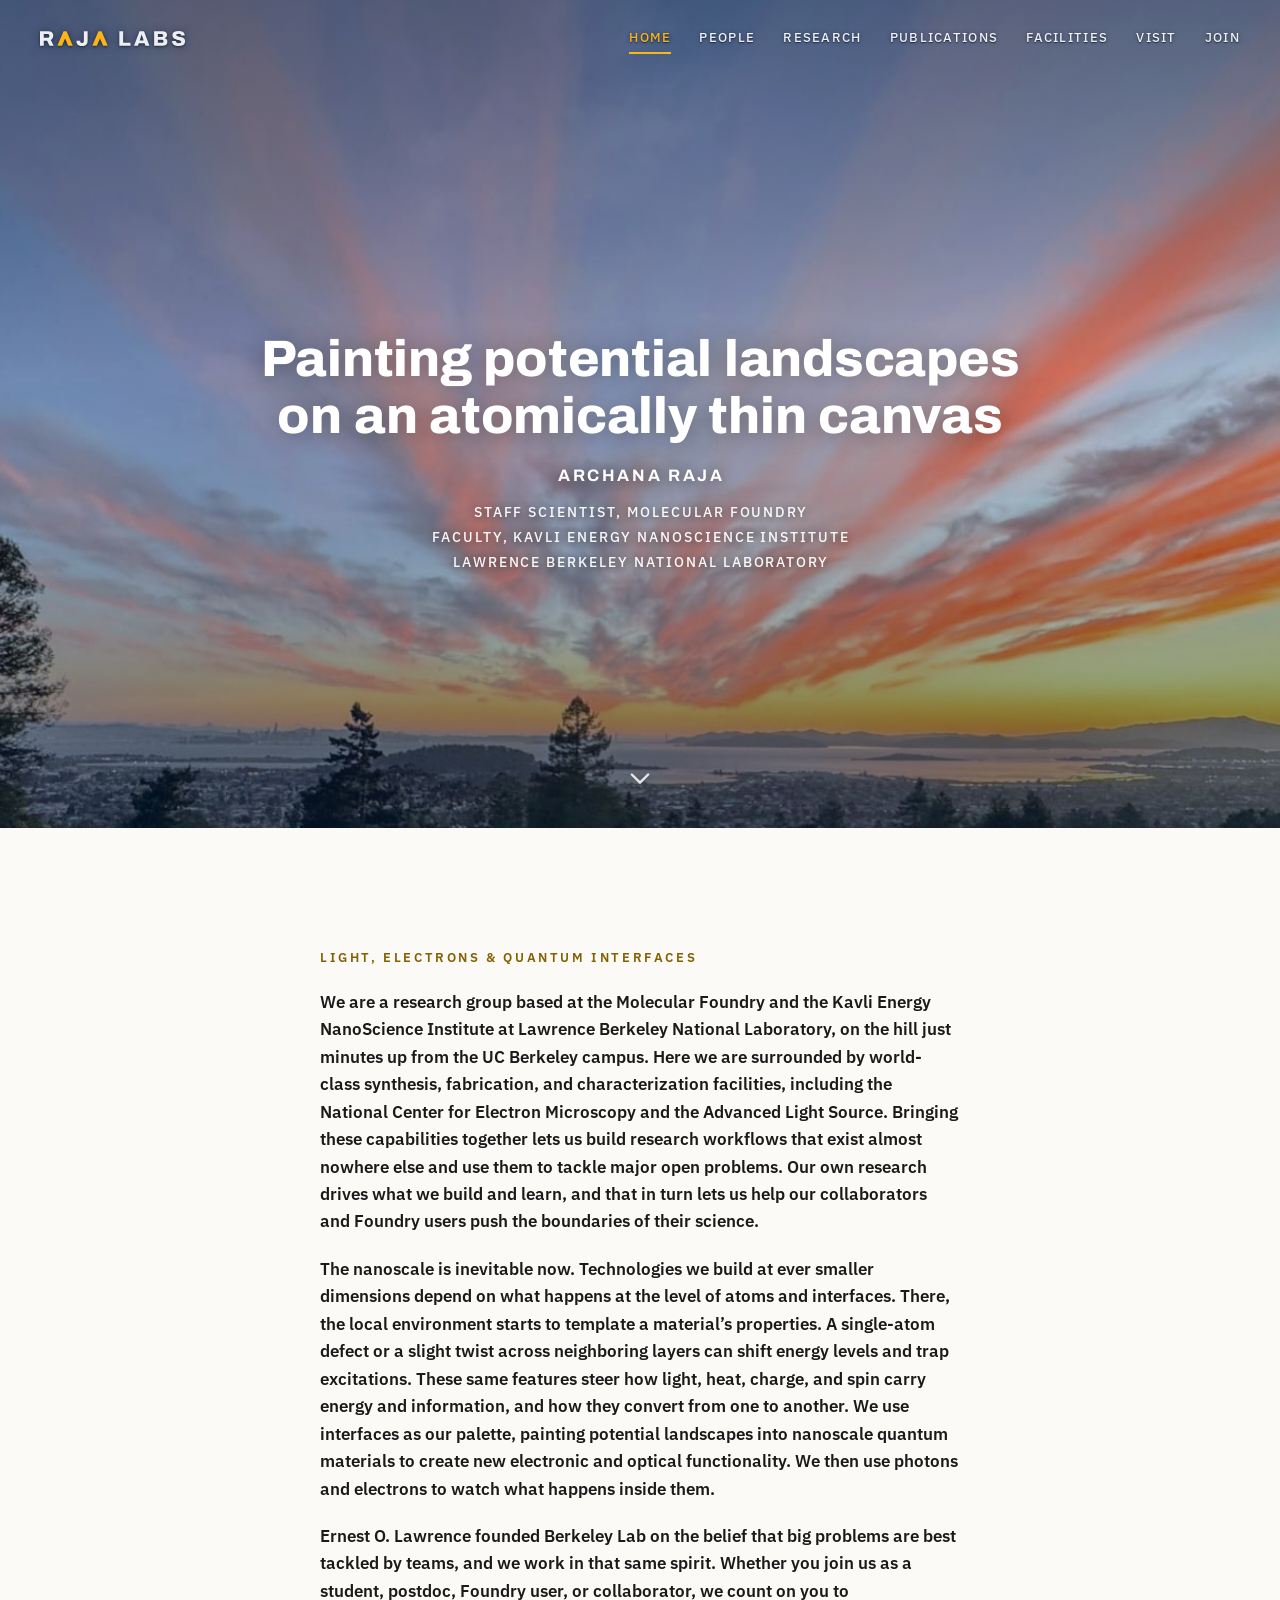
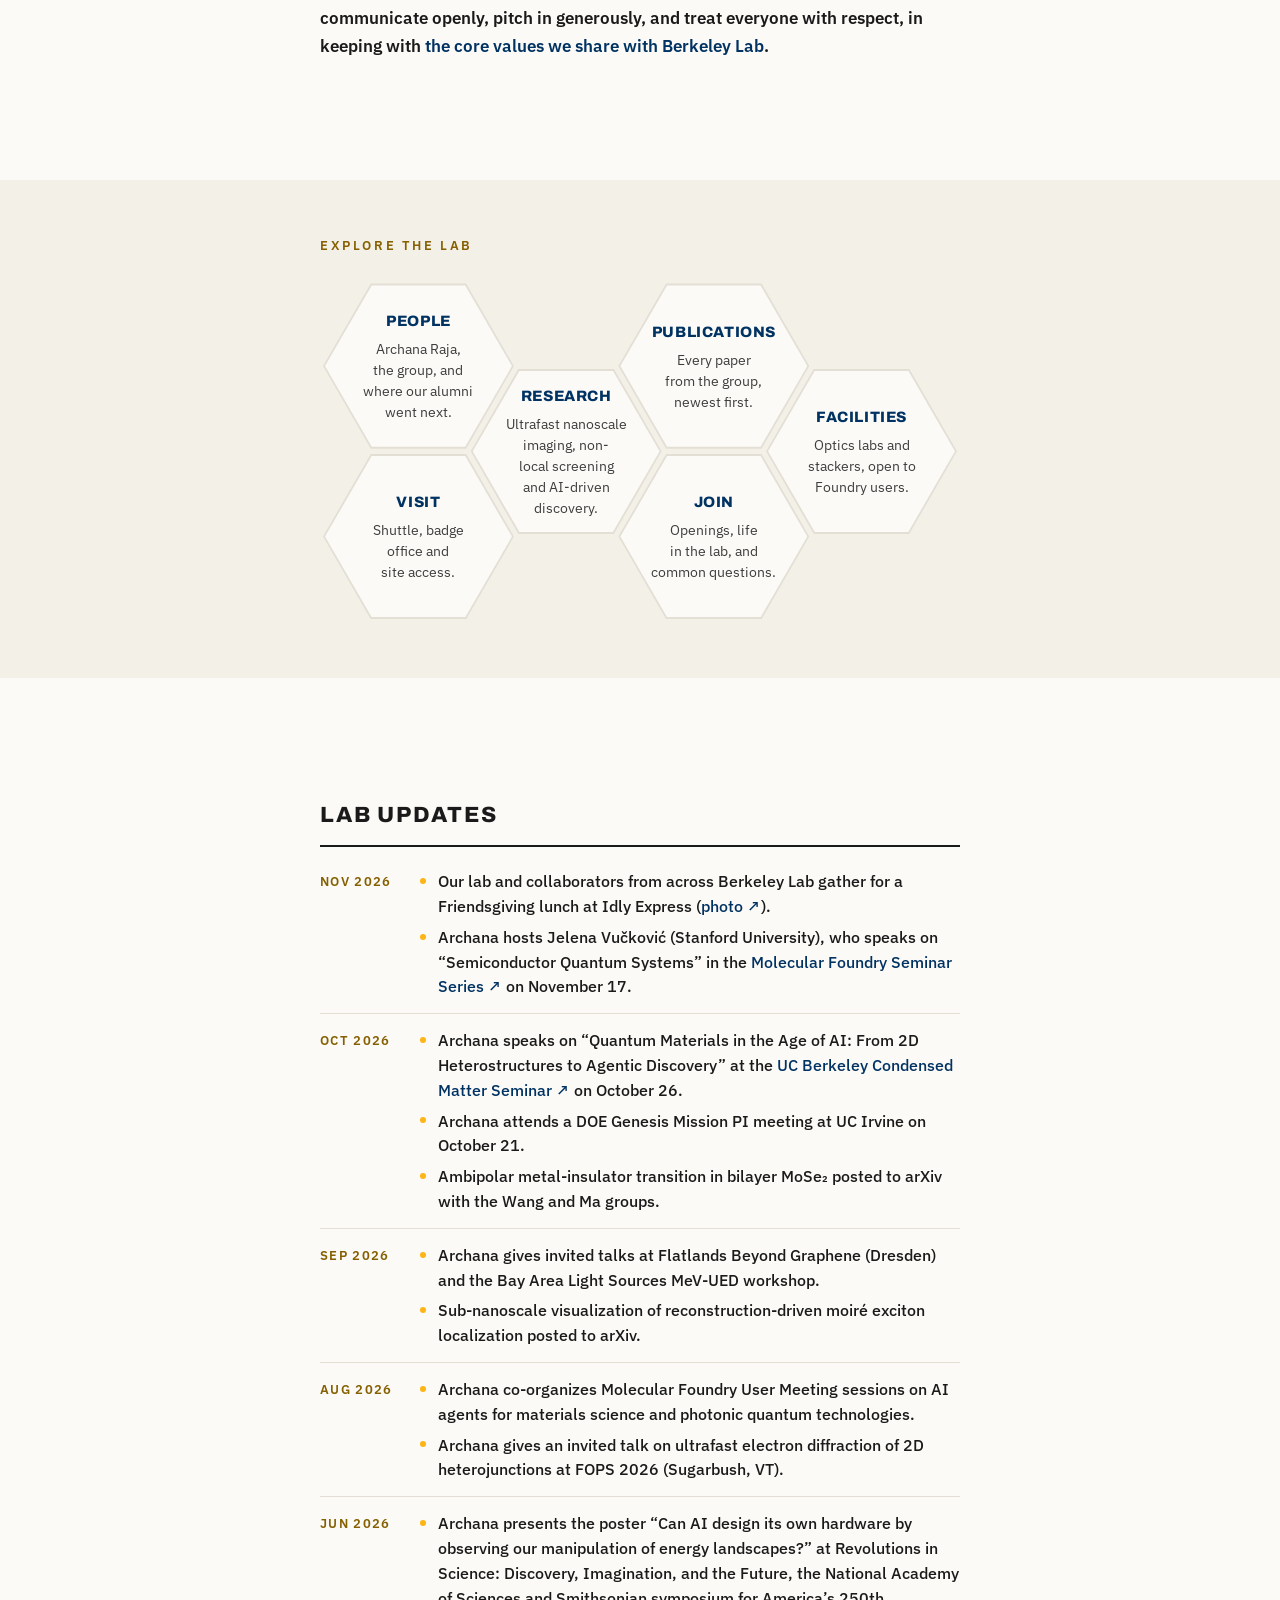
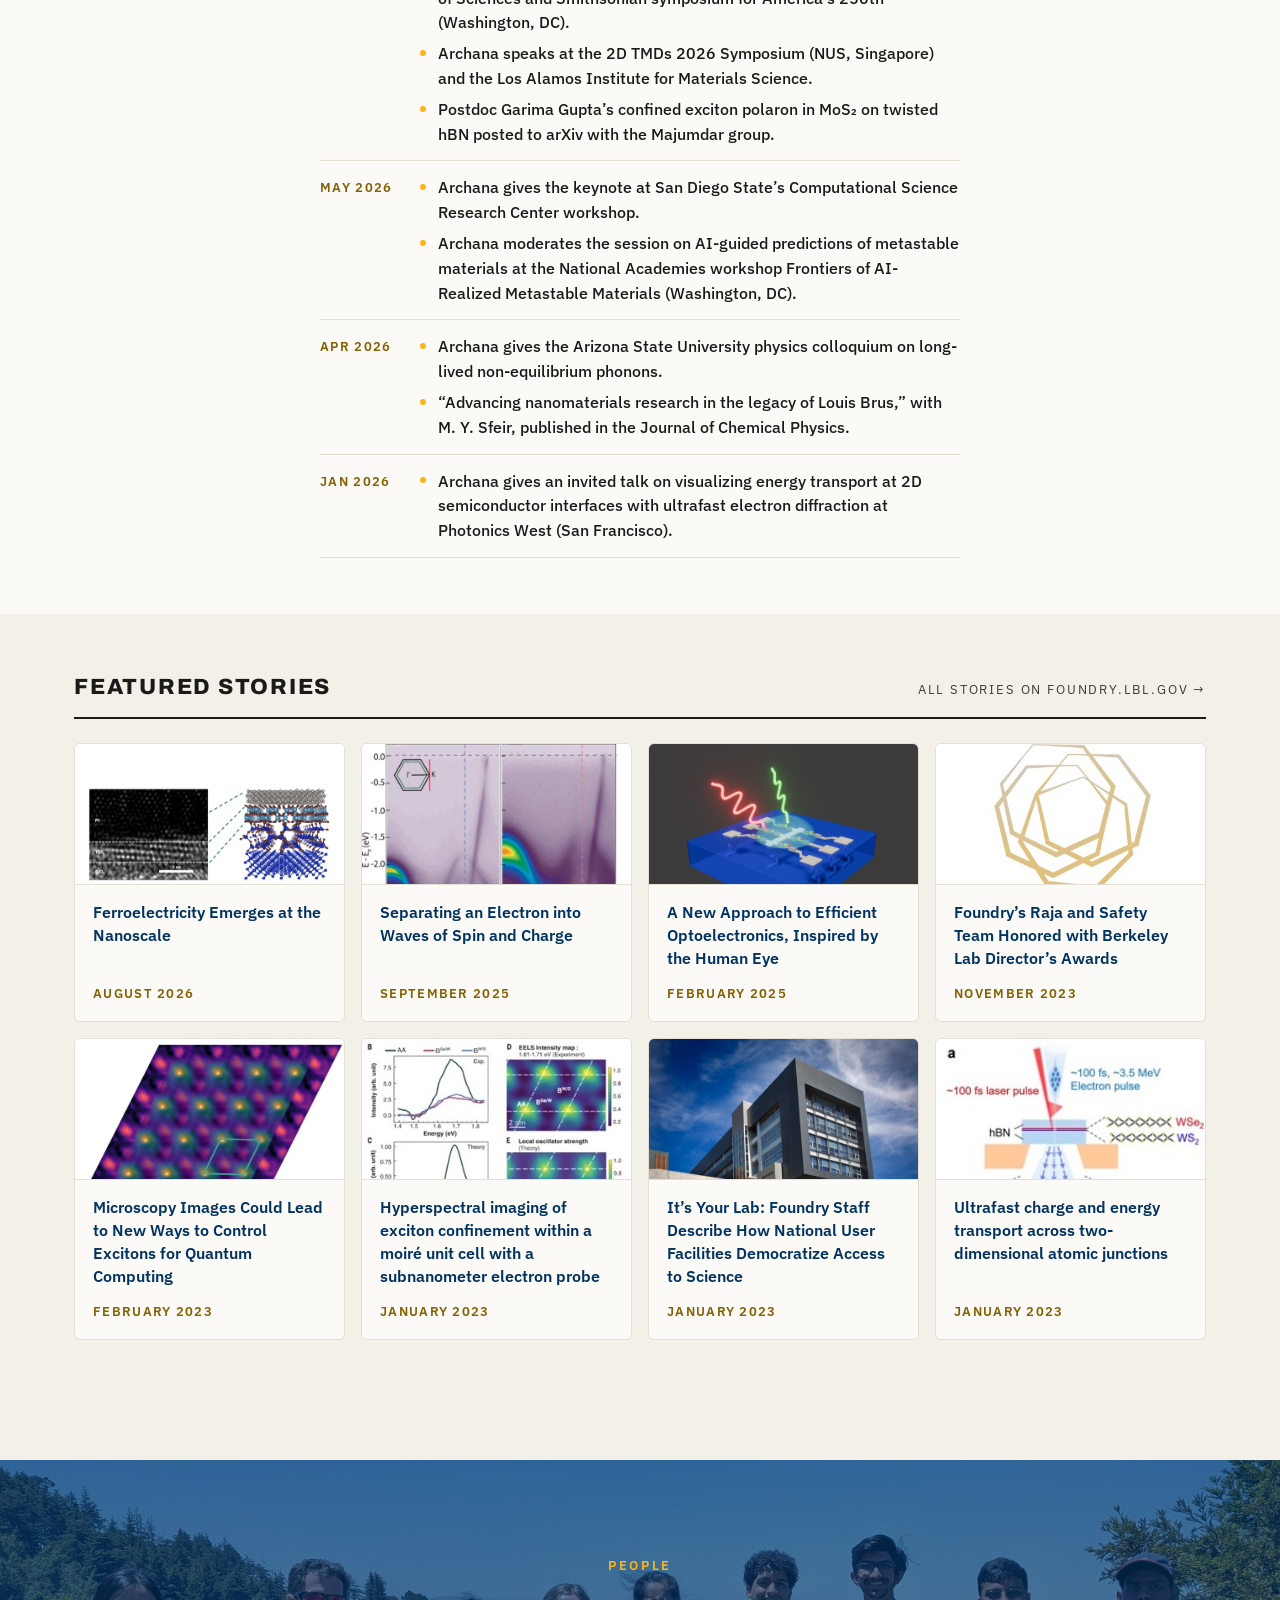
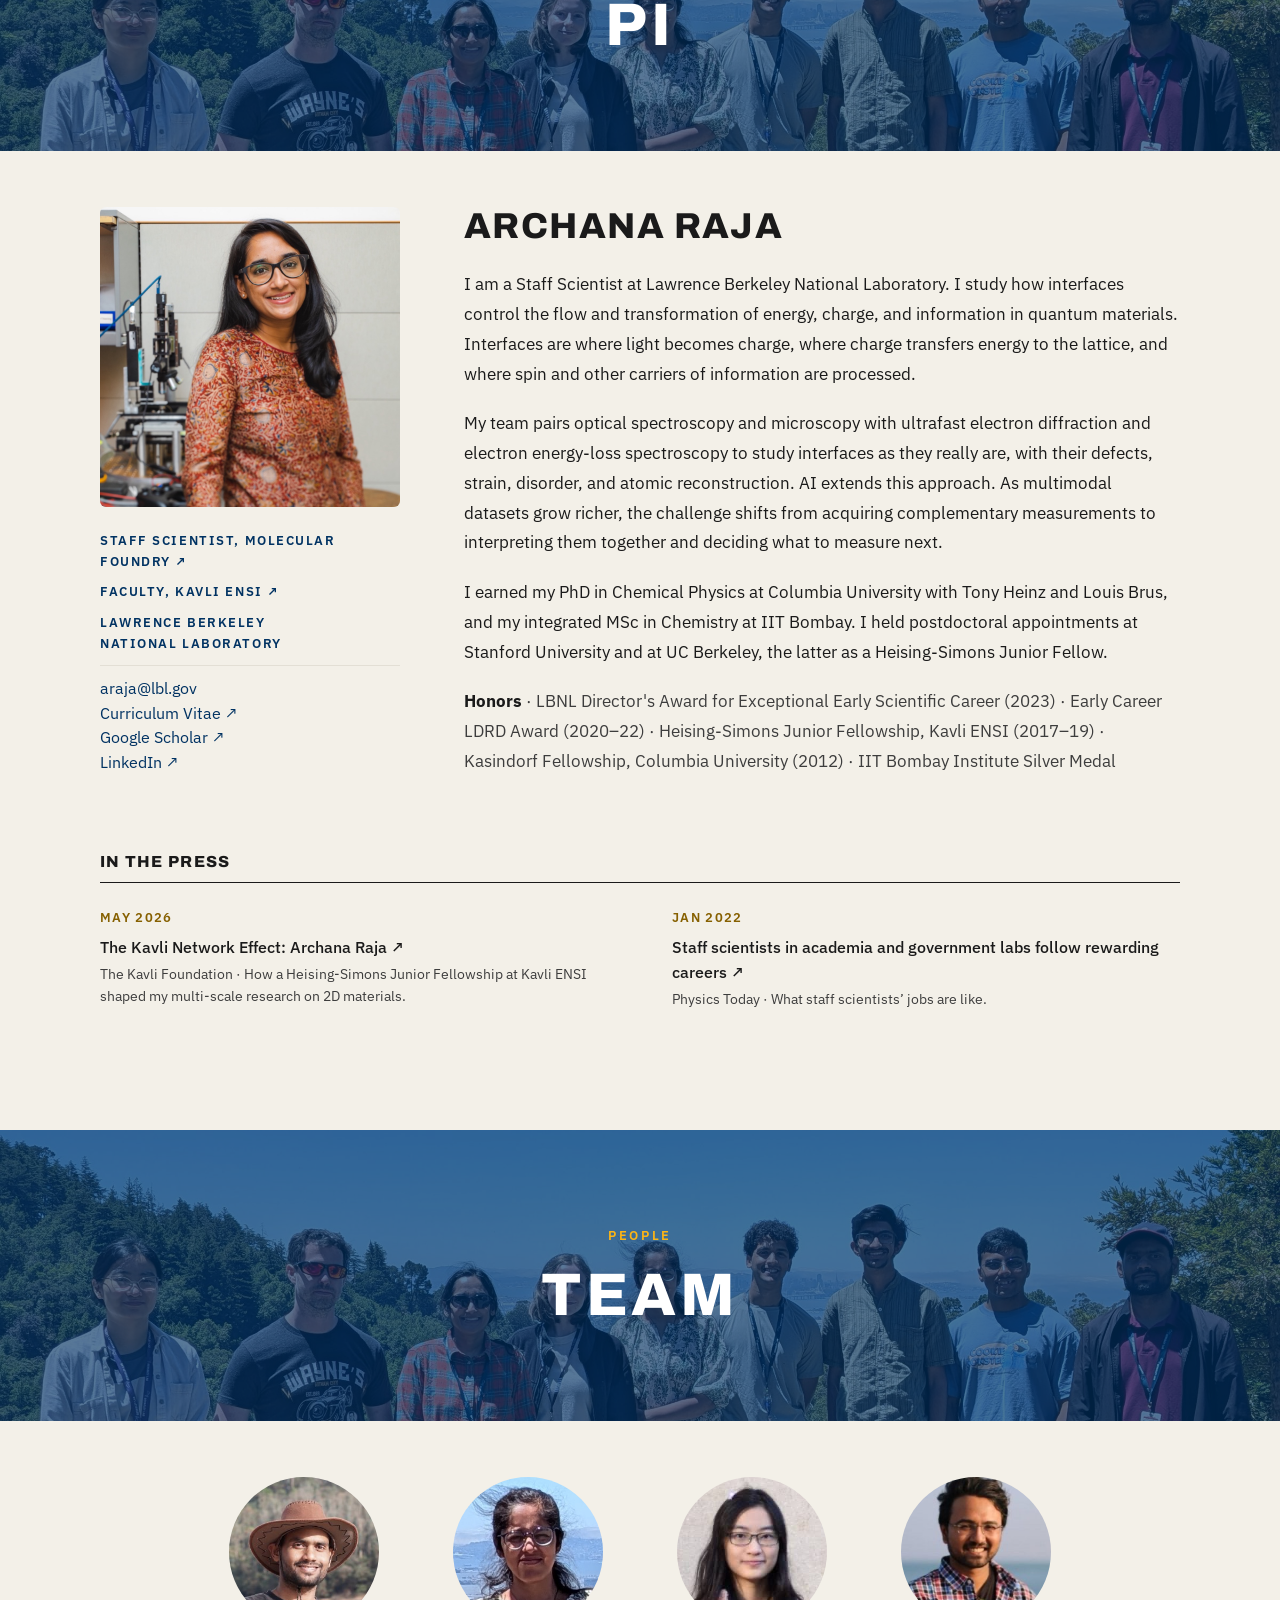
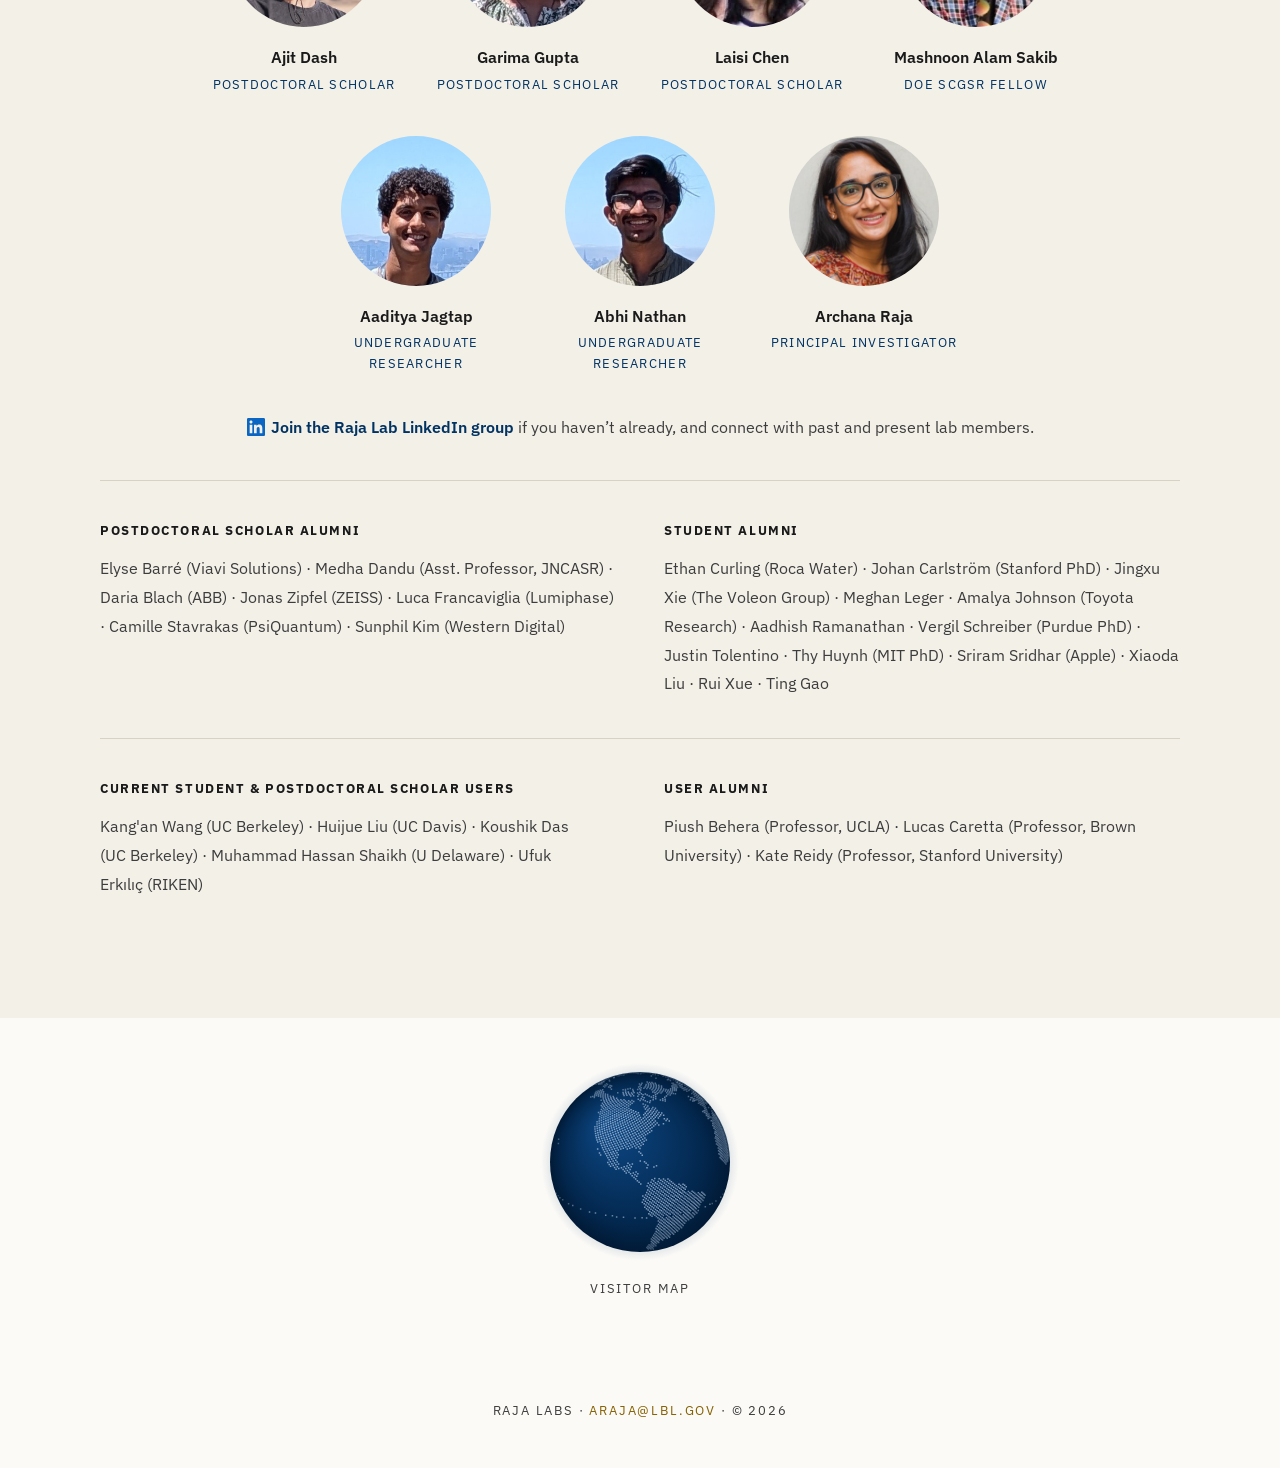
<file: index.html>
<!DOCTYPE html>
<html lang="en">
<head>
  <meta charset="utf-8">
  <meta name="viewport" content="width=device-width, initial-scale=1">
  <title>Raja Labs · Archana Raja · Molecular Foundry, Berkeley Lab</title>
  <meta name="description" content="Raja Labs, Archana Raja’s research group at the Molecular Foundry, Berkeley Lab, designs nanoscale quantum materials from the interface up, watches light and charge move inside them, and builds AI co-scientists to speed discovery.">
  <link rel="canonical" href="https://rajalabs.lbl.gov/">
  <meta name="robots" content="index, follow">
  <meta name="theme-color" content="#003262">
  <link rel="icon" href="assets/favicon.svg" type="image/svg+xml">
  <link rel="apple-touch-icon" href="assets/apple-touch-icon.png">

  <!-- Open Graph / social previews -->
  <meta property="og:type" content="website">
  <meta property="og:site_name" content="Raja Labs">
  <meta property="og:locale" content="en_US">
  <meta property="og:title" content="Raja Labs · Light, Electrons &amp; Quantum Interfaces">
  <meta property="og:description" content="Raja Labs, Archana Raja’s research group at the Molecular Foundry, Berkeley Lab, designs nanoscale quantum materials from the interface up, watches light and charge move inside them, and builds AI co-scientists to speed discovery.">
  <meta property="og:url" content="https://rajalabs.lbl.gov/">
  <meta property="og:image" content="https://rajalabs.lbl.gov/assets/hero.jpg">
  <meta property="og:image:width" content="1915">
  <meta property="og:image:height" content="785">
  <meta property="og:image:alt" content="Sunset over the Berkeley hills and San Francisco Bay">
  <meta name="twitter:card" content="summary_large_image">

  <link rel="preconnect" href="https://fonts.googleapis.com">
  <link rel="preconnect" href="https://fonts.gstatic.com" crossorigin>
  <link href="https://fonts.googleapis.com/css2?family=Archivo:wght@500;600;700;800;900&family=IBM+Plex+Sans:ital,wght@0,400;0,500;0,600;0,700;1,400&display=swap" rel="stylesheet">
  <link rel="preload" as="image" href="assets/hero.jpg">
  <link rel="stylesheet" href="css/styles.css">
  <script>document.documentElement.classList.add('js')</script>
  <script src="js/main.js" defer></script>
  <script src="js/news.js" defer></script>
  <script src="js/stream.js" defer></script>
  <script src="js/visits.js" defer></script>
  <script src="js/globe.js" defer></script>
  <script type="application/ld+json">
  {
    "@context": "https://schema.org",
    "@type": "ResearchOrganization",
    "name": "Raja Labs",
    "url": "https://rajalabs.lbl.gov/",
    "alternateName": "Raja Labs · Light, Electrons & Quantum Interfaces",
    "description": "Research group at the Molecular Foundry, Berkeley Lab, that designs nanoscale quantum materials from the interface up, images them with photons and electrons, and builds AI co-scientists to speed discovery.",
    "email": "araja@lbl.gov",
    "image": "https://rajalabs.lbl.gov/assets/hero.jpg",
    "parentOrganization": {
      "@type": "ResearchOrganization",
      "name": "Molecular Foundry, Lawrence Berkeley National Laboratory",
      "url": "https://foundry.lbl.gov/"
    },
    "founder": {
      "@type": "Person",
      "name": "Archana Raja",
      "url": "https://rajalabs.lbl.gov/about.html",
      "sameAs": [
        "https://foundry.lbl.gov/about/staff/archana-raja/",
        "https://scholar.google.com/citations?user=sm4CJXAAAAAJ&hl=en",
        "https://kavli.berkeley.edu/archana-raja-0"
      ]
    },
    "address": {
      "@type": "PostalAddress",
      "streetAddress": "Molecular Foundry, Building 67, 1 Cyclotron Road",
      "addressLocality": "Berkeley",
      "postalCode": "94720",
      "addressRegion": "CA",
      "addressCountry": "US"
    }
  }
  </script>
  <script type="application/ld+json">
  {
    "@context": "https://schema.org",
    "@type": "WebSite",
    "name": "Raja Labs",
    "alternateName": ["Raja Lab", "Archana Raja Lab"],
    "url": "https://rajalabs.lbl.gov/"
  }
  </script>
</head>
<body>
  <a class="skip-link" href="#main">Skip to content</a>

  <!-- NAV -->
  <nav class="nav" id="nav">
    <a href="index.html" class="nav__brand" aria-label="Raja Labs"><svg class="nav__logo" viewBox="0 0 6917 711" aria-hidden="true" focusable="false"><use href="assets/wordmark.svg#wordmark"/></svg></a>
    <button class="nav__toggle" id="nav-toggle" aria-label="Toggle menu" aria-expanded="false" aria-controls="nav-links">
      <span></span><span></span><span></span>
    </button>
    <div class="nav__links" id="nav-links">
      <a href="index.html" class="nav__link is-active" aria-current="page">Home</a>
      <a href="about.html" class="nav__link">People</a>
      <a href="research.html" class="nav__link">Research</a>
      <a href="publications.html" class="nav__link">Publications</a>
      <a href="facilities.html" class="nav__link">Facilities</a>
      <a href="visit.html" class="nav__link">Visit</a>
      <a href="join.html" class="nav__link">Join</a>
    </div>
  </nav>

  <main id="main">
    <!-- HERO -->
    <section class="hero">
      <img class="hero__img" src="assets/hero.jpg" alt="Sunset over the Berkeley hills and San Francisco Bay">
      <div class="hero__shade"></div>
      <div class="hero__content">
        <p class="hero__title">Painting potential landscapes on an atomically thin canvas</p>
        <h1 class="hero__subtitle">Archana Raja</h1>
        <p class="hero__affil"><span>Staff Scientist, Molecular Foundry</span> <span>Faculty, Kavli Energy NanoScience Institute</span> <span>Lawrence Berkeley National Laboratory</span></p>
      </div>
      <a class="hero__cue" href="#intro" aria-label="Scroll to the introduction">
        <svg viewBox="0 0 24 24" width="28" height="28" aria-hidden="true"><path d="M5 9l7 7 7-7" fill="none" stroke="currentColor" stroke-width="2" stroke-linecap="round" stroke-linejoin="round"/></svg>
      </a>
    </section>

    <!-- INTRO -->
    <section class="intro intro--text" id="intro">
      <div class="intro__inner">
        <p class="eyebrow">Light, electrons &amp; quantum interfaces</p>
        <p class="intro__lead">We are a research group based at the Molecular Foundry and the Kavli Energy NanoScience Institute at Lawrence Berkeley National Laboratory, on the hill just minutes up from the UC Berkeley campus. Here we are surrounded by world-class synthesis, fabrication, and characterization facilities, including the National Center for Electron Microscopy and the Advanced Light Source. Bringing these capabilities together lets us build research workflows that exist almost nowhere else and use them to tackle major open problems. Our own research drives what we build and learn, and that in turn lets us help our collaborators and Foundry users push the boundaries of their science.</p>
        <p class="intro__body">The nanoscale is inevitable now. Technologies we build at ever smaller dimensions depend on what happens at the level of atoms and interfaces. There, the local environment starts to template a material’s properties. A single-atom defect or a slight twist across neighboring layers can shift energy levels and trap excitations. These same features steer how light, heat, charge, and spin carry energy and information, and how they convert from one to another. We use interfaces as our palette, painting potential landscapes into nanoscale quantum materials to create new electronic and optical functionality. We then use photons and electrons to watch what happens inside them.</p>
        <p class="intro__body">Ernest O. Lawrence founded Berkeley Lab on the belief that big problems are best tackled by teams, and we work in that same spirit. Whether you join us as a student, postdoc, Foundry user, or collaborator, we count on you to communicate openly, pitch in generously, and treat everyone with respect, in keeping with <a href="values.html">the core values we share with Berkeley Lab</a>.</p>
      </div>
    </section>

    <!-- EXPLORE -->
    <section class="explore" aria-labelledby="explore">
      <div class="explore__inner">
        <h2 class="eyebrow" id="explore">Explore the lab</h2>
        <ul class="explore__grid">
          <li><a class="explore__card" href="about.html"><span class="explore__title">People</span><span class="explore__text">Archana Raja, the group, and where our alumni went next.</span></a></li>
          <li><a class="explore__card" href="research.html"><span class="explore__title">Research</span><span class="explore__text">Ultrafast nanoscale imaging, non-local screening and AI&#8209;driven discovery.</span></a></li>
          <li><a class="explore__card" href="publications.html"><span class="explore__title">Publications</span><span class="explore__text">Every paper from the group, newest first.</span></a></li>
          <li><a class="explore__card" href="facilities.html"><span class="explore__title">Facilities</span><span class="explore__text">Optics labs and stackers, open to Foundry users.</span></a></li>
          <li><a class="explore__card" href="visit.html"><span class="explore__title">Visit</span><span class="explore__text">Shuttle, badge office and site access.</span></a></li>
          <li><a class="explore__card" href="join.html"><span class="explore__title">Join</span><span class="explore__text">Openings, life in the lab, and common questions.</span></a></li>
        </ul>
      </div>
    </section>

    <!-- LAB UPDATES -->
    <section>
      <div class="news">
        <div class="list-head">
          <h2 class="list-head__title">Lab Updates</h2>
        </div>
        <div class="news__grid">
          <div class="news-item">
            <span class="date">Nov 2026</span>
            <ul class="news-item__list">
              <li>Our lab and collaborators from across Berkeley Lab gather for a Friendsgiving lunch at Idly Express (<a href="assets/news/friendsgiving-2026.jpg" target="_blank" rel="noopener">photo ↗<span class="sr-only"> (opens in a new tab)</span></a>).</li>
              <li>Archana hosts Jelena Vučković (Stanford University), who speaks on “Semiconductor Quantum Systems” in the <a href="https://foundry.lbl.gov/2026/10/01/jelena-vuckovic-stanford-university/" target="_blank" rel="noopener">Molecular Foundry Seminar Series ↗<span class="sr-only"> (opens in a new tab)</span></a> on November 17.</li>
            </ul>
          </div>
          <div class="news-item">
            <span class="date">Oct 2026</span>
            <ul class="news-item__list">
              <li>Archana speaks on “Quantum Materials in the Age of AI: From 2D Heterostructures to Agentic Discovery” at the <a href="https://events.berkeley.edu/physics/event/335640-condensed-matter-seminar-with-archana-raja-quantum-ma" target="_blank" rel="noopener">UC Berkeley Condensed Matter Seminar ↗<span class="sr-only"> (opens in a new tab)</span></a> on October 26.</li>
              <li>Archana attends a DOE Genesis Mission PI meeting at UC Irvine on October 21.</li>
              <li>Ambipolar metal-insulator transition in bilayer MoSe₂ posted to arXiv with the Wang and Ma groups.</li>
            </ul>
          </div>
          <div class="news-item">
            <span class="date">Sep 2026</span>
            <ul class="news-item__list">
              <li>Archana gives invited talks at Flatlands Beyond Graphene (Dresden) and the Bay Area Light Sources MeV-UED workshop.</li>
              <li>Sub-nanoscale visualization of reconstruction-driven moiré exciton localization posted to arXiv.</li>
            </ul>
          </div>
          <div class="news-item">
            <span class="date">Aug 2026</span>
            <ul class="news-item__list">
              <li>Archana co-organizes Molecular Foundry User Meeting sessions on AI agents for materials science and photonic quantum technologies.</li>
              <li>Archana gives an invited talk on ultrafast electron diffraction of 2D heterojunctions at FOPS 2026 (Sugarbush, VT).</li>
            </ul>
          </div>
          <div class="news-item">
            <span class="date">Jun 2026</span>
            <ul class="news-item__list">
              <li>Archana presents the poster “Can AI design its own hardware by observing our manipulation of energy landscapes?” at Revolutions in Science: Discovery, Imagination, and the Future, the National Academy of Sciences and Smithsonian symposium for America’s 250th (Washington, DC).</li>
              <li>Archana speaks at the 2D TMDs 2026 Symposium (NUS, Singapore) and the Los Alamos Institute for Materials Science.</li>
              <li>Postdoc Garima Gupta’s confined exciton polaron in MoS₂ on twisted hBN posted to arXiv with the Majumdar group.</li>
            </ul>
          </div>
          <div class="news-item">
            <span class="date">May 2026</span>
            <ul class="news-item__list">
              <li>Archana gives the keynote at San Diego State’s Computational Science Research Center workshop.</li>
              <li>Archana moderates the session on AI-guided predictions of metastable materials at the National Academies workshop Frontiers of AI-Realized Metastable Materials (Washington, DC).</li>
            </ul>
          </div>
          <div class="news-item">
            <span class="date">Apr 2026</span>
            <ul class="news-item__list">
              <li>Archana gives the Arizona State University physics colloquium on long-lived non-equilibrium phonons.</li>
              <li>“Advancing nanomaterials research in the legacy of Louis Brus,” with M. Y. Sfeir, published in the Journal of Chemical Physics.</li>
            </ul>
          </div>
          <div class="news-item">
            <span class="date">Jan 2026</span>
            <ul class="news-item__list">
              <li>Archana gives an invited talk on visualizing energy transport at 2D semiconductor interfaces with ultrafast electron diffraction at Photonics West (San Francisco).</li>
            </ul>
          </div>
        </div>
      </div>
    </section>
    <!-- FEATURED STORIES: Molecular Foundry stories tagged Archana Raja (foundry.lbl.gov/tag/archana-raja).
         js/news.js swaps in the latest from Foundry's site; these cards are the fallback. -->
    <section class="press" id="press">
      <div class="press__inner">
        <div class="list-head">
          <h2 class="list-head__title">Featured Stories</h2>
          <a href="https://foundry.lbl.gov/tag/archana-raja/" class="list-head__meta">All stories on foundry.lbl.gov →</a>
        </div>
        <ul class="press__grid">
          <li><a class="press__card" href="https://foundry.lbl.gov/2026/08/07/ferroelectricity-emerges-at-the-nanoscale/"><img class="press__img" src="assets/news/ferroelectric-tio2.jpg" alt="" loading="lazy"><span class="press__title">Ferroelectricity Emerges at the Nanoscale</span><time class="press__date" datetime="2026-08">August 2026</time></a></li>
          <li><a class="press__card" href="https://foundry.lbl.gov/2025/09/11/separating-an-electron-into-waves-of-spin-and-charge/"><img class="press__img" src="assets/news/spin-charge.jpg" alt="" loading="lazy"><span class="press__title">Separating an Electron into Waves of Spin and Charge</span><time class="press__date" datetime="2025-09">September 2025</time></a></li>
          <li><a class="press__card" href="https://foundry.lbl.gov/2025/02/13/a-new-approach-to-efficient-optoelectronics-inspired-by-the-human-eye/"><img class="press__img" src="assets/news/optoelectronics.jpg" alt="" loading="lazy"><span class="press__title">A New Approach to Efficient Optoelectronics, Inspired by the Human Eye</span><time class="press__date" datetime="2025-02">February 2025</time></a></li>
          <li><a class="press__card" href="https://foundry.lbl.gov/2023/11/10/foundrys-raja-and-safety-team-honored-with-berkeley-lab-directors-awards/"><img class="press__img" src="assets/news/directors-award.jpg" alt="" loading="lazy"><span class="press__title">Foundry’s Raja and Safety Team Honored with Berkeley Lab Director’s Awards</span><time class="press__date" datetime="2023-11">November 2023</time></a></li>
          <li><a class="press__card" href="https://foundry.lbl.gov/2023/02/07/microscopy-images-could-lead-to-new-ways-to-control-excitons-for-quantum-computing/"><img class="press__img" src="assets/news/moire-excitons.jpg" alt="" loading="lazy"><span class="press__title">Microscopy Images Could Lead to New Ways to Control Excitons for Quantum Computing</span><time class="press__date" datetime="2023-02">February 2023</time></a></li>
          <li><a class="press__card" href="https://foundry.lbl.gov/2023/01/21/hyperspectral-imaging-of-exciton-confinement-within-a-moire-unit-cell-with-a-subnanometer-electron-probe/"><img class="press__img" src="assets/news/hyperspectral-imaging.jpg" alt="" loading="lazy"><span class="press__title">Hyperspectral imaging of exciton confinement within a moiré unit cell with a subnanometer electron probe</span><time class="press__date" datetime="2023-01">January 2023</time></a></li>
          <li><a class="press__card" href="https://foundry.lbl.gov/2023/01/17/its-your-lab-foundry-staff-describe-how-national-user-facilities-democratize-access-to-science/"><img class="press__img" src="assets/news/its-your-lab.jpg" alt="" loading="lazy"><span class="press__title">It’s Your Lab: Foundry Staff Describe How National User Facilities Democratize Access to Science</span><time class="press__date" datetime="2023-01">January 2023</time></a></li>
          <li><a class="press__card" href="https://foundry.lbl.gov/2023/01/06/ultrafast-charge-and-energy-transport-across-two-dimensional-atomic-junctions/"><img class="press__img" src="assets/news/atomic-junctions.jpg" alt="" loading="lazy"><span class="press__title">Ultrafast charge and energy transport across two-dimensional atomic junctions</span><time class="press__date" datetime="2023-01">January 2023</time></a></li>
        </ul>
      </div>
    </section>

    <!-- EVERY OTHER PAGE, in nav order: js/stream.js appends each one's sections as the reader scrolls down. -->
    <div class="stream" id="stream" data-pages="about.html team.html research.html publications.html facilities.html visit.html join.html lab-life.html values.html faq.html"></div>
  </main>

  <footer class="footer">
    <!-- js/globe.js draws where visitors are from the visits js/visits.js records. Not a link, except in a
         browser that has opened analytics.html (see js/globe.js). -->
    <a class="globe" id="visitors" hidden>
      <canvas class="globe__canvas" id="visitors-globe" aria-hidden="true"></canvas>
      <span class="globe__stats" id="visitors-stats">Visitor map</span>
    </a>
    Raja Labs · <a href="mailto:araja@lbl.gov">araja@lbl.gov</a> · © 2026
  </footer>

</body>
</html>
</file>
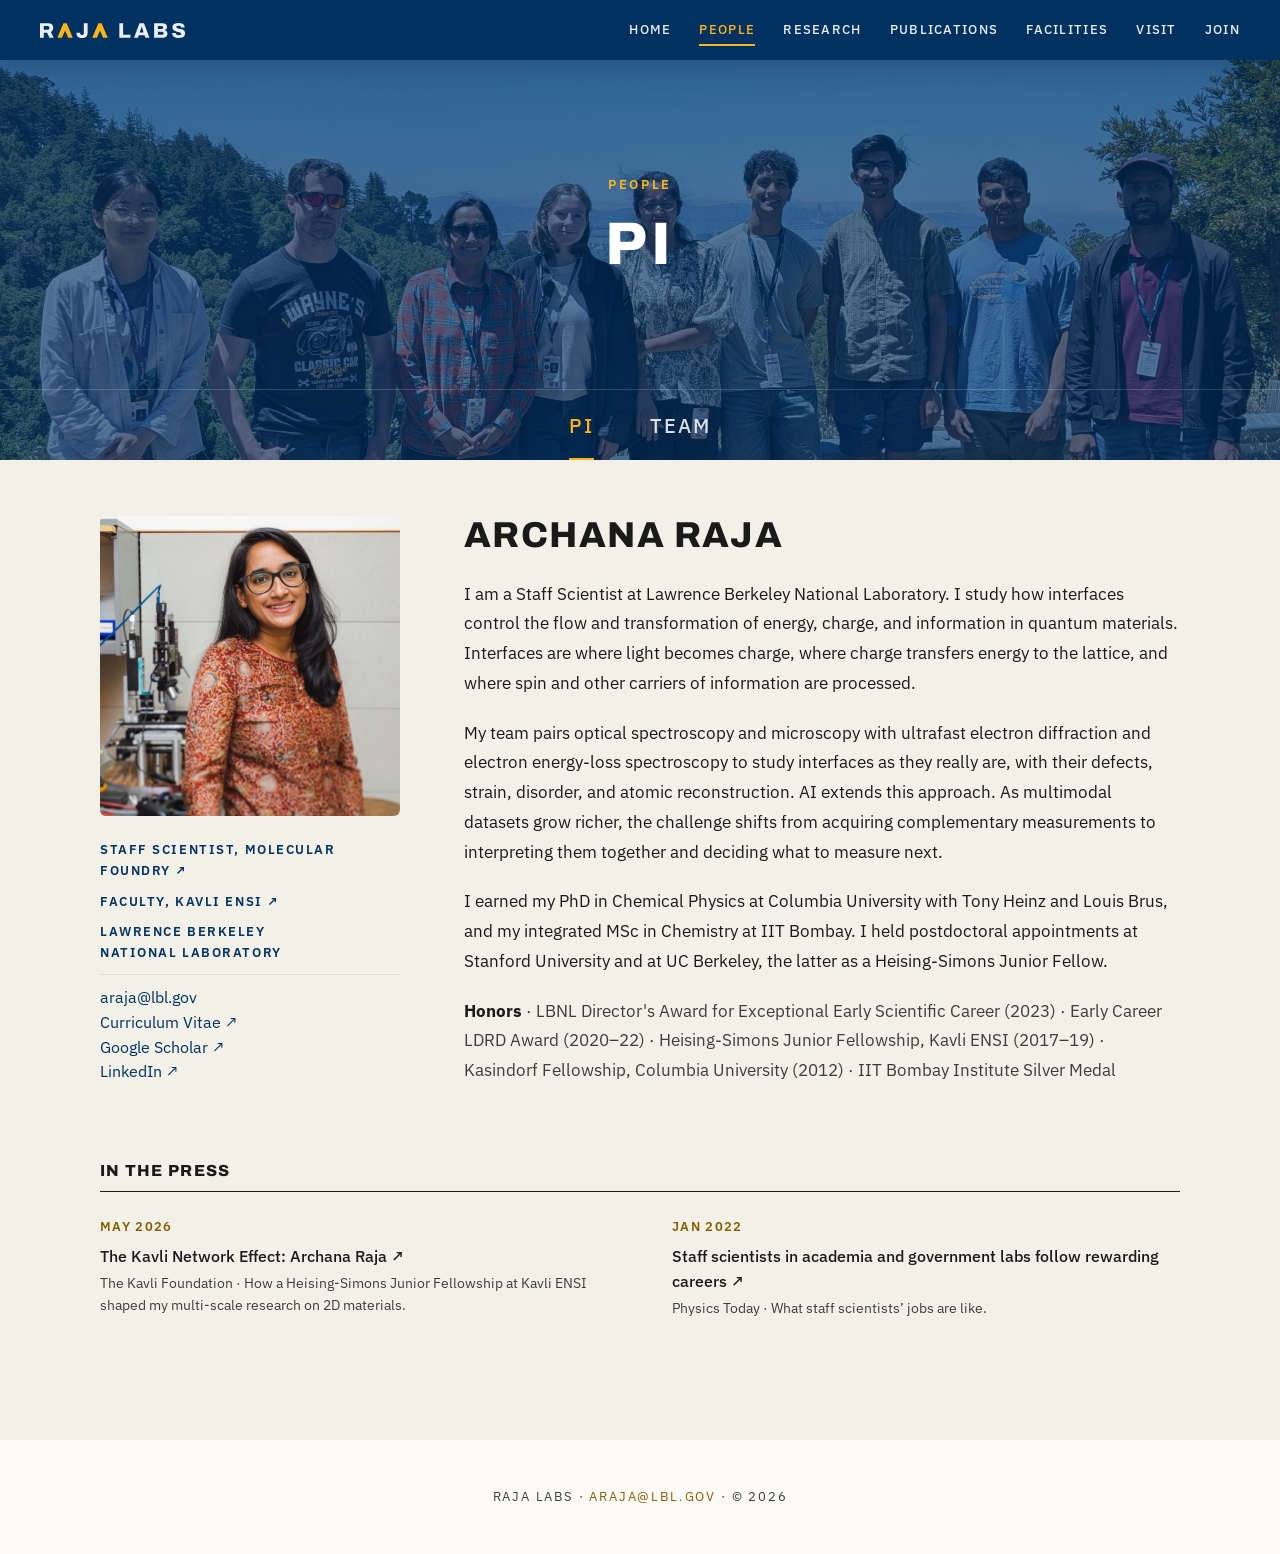
<file: about.html>
<!DOCTYPE html>
<html lang="en">
<head>
  <meta charset="utf-8">
  <meta name="viewport" content="width=device-width, initial-scale=1">
  <title>Archana Raja · Principal Investigator · Raja Labs</title>
  <meta name="description" content="I’m Archana Raja, a Staff Scientist at the Molecular Foundry, Berkeley Lab, studying how interfaces control the flow of energy, charge, and information in quantum materials.">
  <link rel="canonical" href="https://rajalabs.lbl.gov/about.html">
  <meta name="robots" content="index, follow">
  <meta name="theme-color" content="#003262">
  <link rel="icon" href="assets/favicon.svg" type="image/svg+xml">
  <link rel="apple-touch-icon" href="assets/apple-touch-icon.png">

  <!-- Open Graph / social previews -->
  <meta property="og:type" content="profile">
  <meta property="og:site_name" content="Raja Labs">
  <meta property="og:locale" content="en_US">
  <meta property="og:title" content="Archana Raja · Raja Labs">
  <meta property="og:description" content="I’m Archana Raja, a Staff Scientist at the Molecular Foundry, Berkeley Lab, studying how interfaces control the flow of energy, charge, and information in quantum materials.">
  <meta property="og:url" content="https://rajalabs.lbl.gov/about.html">
  <meta property="og:image" content="https://rajalabs.lbl.gov/assets/pi.jpg">
  <meta property="og:image:alt" content="Archana Raja in the lab beside an optical microscope">
  <meta name="twitter:card" content="summary_large_image">

  <link rel="preconnect" href="https://fonts.googleapis.com">
  <link rel="preconnect" href="https://fonts.gstatic.com" crossorigin>
  <link href="https://fonts.googleapis.com/css2?family=Archivo:wght@500;600;700;800;900&family=IBM+Plex+Sans:ital,wght@0,400;0,500;0,600;0,700;1,400&display=swap" rel="stylesheet">
  <link rel="stylesheet" href="css/styles.css">
  <script>document.documentElement.classList.add('js')</script>
  <script src="js/main.js" defer></script>
  <script src="js/visits.js" defer></script>
  <script type="application/ld+json">
  {
    "@context": "https://schema.org",
    "@type": "Person",
    "name": "Archana Raja",
    "url": "https://rajalabs.lbl.gov/about.html",
    "jobTitle": "Staff Scientist",
    "image": "https://rajalabs.lbl.gov/assets/pi.jpg",
    "email": "araja@lbl.gov",
    "worksFor": {
      "@type": "ResearchOrganization",
      "name": "Molecular Foundry, Lawrence Berkeley National Laboratory",
      "url": "https://foundry.lbl.gov/"
    },
    "affiliation": [
      {
        "@type": "ResearchOrganization",
        "name": "Kavli Energy NanoScience Institute"
      },
      {
        "@type": "ResearchOrganization",
        "name": "Raja Labs",
        "url": "https://rajalabs.lbl.gov/"
      }
    ],
    "alumniOf": [
      {
        "@type": "CollegeOrUniversity",
        "name": "Columbia University"
      },
      {
        "@type": "CollegeOrUniversity",
        "name": "Indian Institute of Technology Bombay"
      }
    ],
    "award": [
      "LBNL Director's Award for Exceptional Early Scientific Career (2023)",
      "Early Career LDRD Award (2020–22)",
      "Heising-Simons Junior Fellowship, Kavli ENSI (2017–19)"
    ],
    "knowsAbout": [
      "Excitons",
      "Two-dimensional materials",
      "Ultrafast spectroscopy",
      "Electron energy-loss spectroscopy",
      "Ultrafast electron diffraction",
      "Moiré heterostructures"
    ],
    "sameAs": [
      "https://foundry.lbl.gov/about/staff/archana-raja/",
      "https://scholar.google.com/citations?user=sm4CJXAAAAAJ&hl=en",
      "https://www.linkedin.com/in/archana-raja-5a23319/",
      "https://kavli.berkeley.edu/archana-raja-0"
    ]
  }
  </script>
  <script type="application/ld+json">
  {
    "@context": "https://schema.org",
    "@type": "BreadcrumbList",
    "itemListElement": [
      {
        "@type": "ListItem",
        "position": 1,
        "name": "Home",
        "item": "https://rajalabs.lbl.gov/"
      },
      {
        "@type": "ListItem",
        "position": 2,
        "name": "About Archana",
        "item": "https://rajalabs.lbl.gov/about.html"
      }
    ]
  }
  </script>
</head>
<body>
  <a class="skip-link" href="#main">Skip to content</a>

  <!-- NAV -->
  <nav class="nav nav--solid" id="nav">
    <a href="index.html" class="nav__brand" aria-label="Raja Labs"><svg class="nav__logo" viewBox="0 0 6917 711" aria-hidden="true" focusable="false"><use href="assets/wordmark.svg#wordmark"/></svg></a>
    <button class="nav__toggle" id="nav-toggle" aria-label="Toggle menu" aria-expanded="false" aria-controls="nav-links">
      <span></span><span></span><span></span>
    </button>
    <div class="nav__links" id="nav-links">
      <a href="index.html" class="nav__link">Home</a>
      <a href="about.html" class="nav__link is-active" aria-current="page">People</a>
      <a href="research.html" class="nav__link">Research</a>
      <a href="publications.html" class="nav__link">Publications</a>
      <a href="facilities.html" class="nav__link">Facilities</a>
      <a href="visit.html" class="nav__link">Visit</a>
      <a href="join.html" class="nav__link">Join</a>
    </div>
  </nav>

  <main id="main">
    <!-- PAGE HEADER -->
    <header class="page-head page-head--tabs page-head--team">
      <div class="page-head__inner">
        <p class="eyebrow">People</p>
        <h1 class="page-head__title">PI</h1>
      </div>
      <nav class="subnav" aria-label="People">
        <div class="subnav__inner">
          <a href="about.html" class="subnav__link is-active" aria-current="page">PI</a>
          <a href="team.html" class="subnav__link">Team</a>
        </div>
      </nav>
    </header>

    <!-- PI -->
    <section class="pi">
      <div class="pi__inner">
        <div class="pi__aside">
          <img class="pi__photo" src="assets/pi.jpg" alt="Archana Raja in the lab beside an optical microscope" title="Photo: Marilyn Sargent / Berkeley Lab" loading="lazy">
          <div class="pi__affil">
            <p class="pi__title"><a href="https://foundry.lbl.gov/about/staff/archana-raja/" target="_blank" rel="noopener">Staff Scientist, Molecular Foundry ↗<span class="sr-only"> (opens in a new tab)</span></a></p>
            <p class="pi__title"><a href="https://kavli.berkeley.edu/archana-raja-0" target="_blank" rel="noopener">Faculty, Kavli ENSI ↗<span class="sr-only"> (opens in a new tab)</span></a></p>
            <p class="pi__title">Lawrence Berkeley National Laboratory</p>
          </div>
          <ul class="pi__contact">
            <li><a href="mailto:araja@lbl.gov">araja@lbl.gov</a></li>
            <li><a href="assets/Raja_CV.pdf" target="_blank" rel="noopener">Curriculum Vitae ↗<span class="sr-only"> (opens in a new tab)</span></a></li>
            <li><a href="https://scholar.google.com/citations?user=sm4CJXAAAAAJ&amp;hl=en" target="_blank" rel="noopener">Google Scholar ↗<span class="sr-only"> (opens in a new tab)</span></a></li>
            <li><a href="https://www.linkedin.com/in/archana-raja-5a23319/" target="_blank" rel="noopener">LinkedIn ↗<span class="sr-only"> (opens in a new tab)</span></a></li>
          </ul>
        </div>
        <div>
          <h2 class="pi__name">Archana Raja</h2>
          <p class="pi__bio">I am a Staff Scientist at Lawrence Berkeley National Laboratory. I study how interfaces control the flow and transformation of energy, charge, and information in quantum materials. Interfaces are where light becomes charge, where charge transfers energy to the lattice, and where spin and other carriers of information are processed.</p>
          <p class="pi__bio">My team pairs optical spectroscopy and microscopy with ultrafast electron diffraction and electron energy-loss spectroscopy to study interfaces as they really are, with their defects, strain, disorder, and atomic reconstruction. AI extends this approach. As multimodal datasets grow richer, the challenge shifts from acquiring complementary measurements to interpreting them together and deciding what to measure next.</p>
          <p class="pi__bio">I earned my PhD in Chemical Physics at Columbia University with Tony Heinz and Louis Brus, and my integrated MSc in Chemistry at IIT Bombay. I held postdoctoral appointments at Stanford University and at UC Berkeley, the latter as a Heising-Simons Junior Fellow.</p>
          <p class="pi__honors"><strong>Honors</strong> · LBNL Director's Award for Exceptional Early Scientific Career (2023) · Early Career LDRD Award (2020–22) · Heising-Simons Junior Fellowship, Kavli ENSI (2017–19) · Kasindorf Fellowship, Columbia University (2012) · IIT Bombay Institute Silver Medal</p>
        </div>
        <div class="pi__press">
          <div class="list-head">
            <h2 class="list-head__title">In the Press</h2>
          </div>
          <div class="pi__press-list">
            <div class="news-item">
              <span class="date">May 2026</span>
              <p><a href="https://kavlifoundation.org/news/the-kavli-network-effect-archana-raja-2" target="_blank" rel="noopener">The Kavli Network Effect: Archana Raja ↗<span class="sr-only"> (opens in a new tab)</span></a><span class="pi__press-src">The Kavli Foundation · How a Heising-Simons Junior Fellowship at Kavli ENSI shaped my multi-scale research on 2D materials.</span></p>
            </div>
            <div class="news-item">
              <span class="date">Jan 2022</span>
              <p><a href="https://doi.org/10.1063/pt.3.4918" target="_blank" rel="noopener">Staff scientists in academia and government labs follow rewarding careers ↗<span class="sr-only"> (opens in a new tab)</span></a><span class="pi__press-src">Physics Today · What staff scientists’ jobs are like.</span></p>
            </div>
          </div>
        </div>
      </div>
    </section>
  </main>

  <footer class="footer">
    Raja Labs · <a href="mailto:araja@lbl.gov">araja@lbl.gov</a> · © 2026
  </footer>

</body>
</html>
</file>
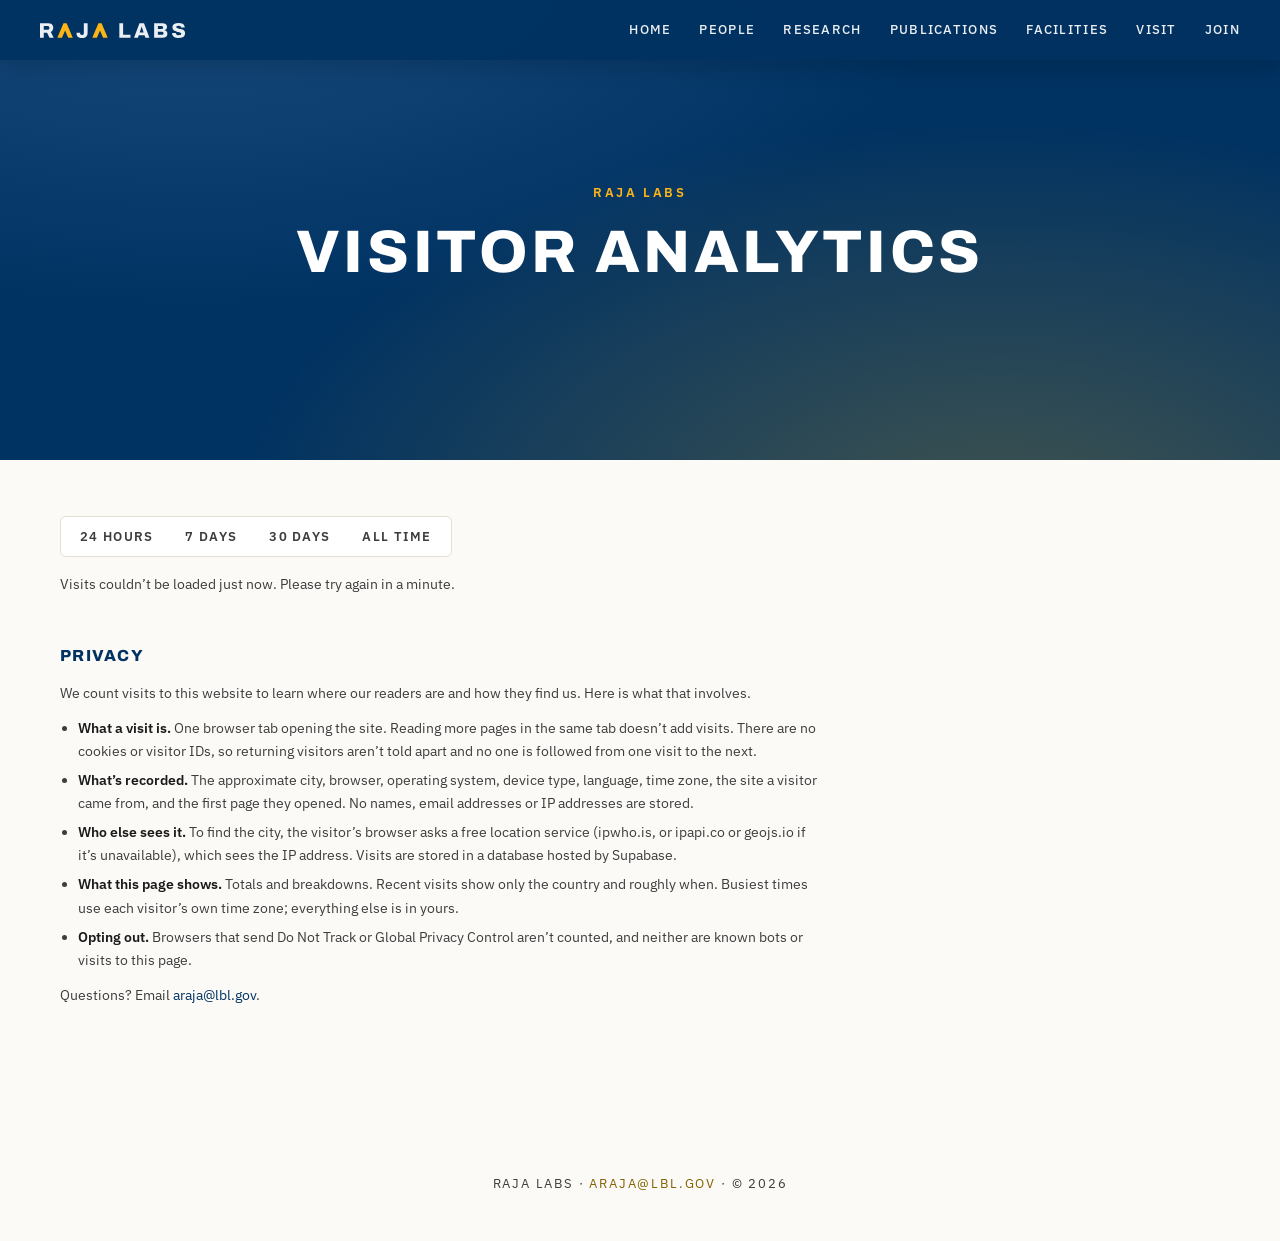
<file: analytics.html>
<!DOCTYPE html>
<html lang="en">
<head>
  <meta charset="utf-8">
  <meta name="viewport" content="width=device-width, initial-scale=1">
  <title>Visitor Analytics · Raja Labs</title>
  <meta name="description" content="Where visitors to the Raja Labs website come from: visits by country and city, over time, by device and language, and the busiest times of day.">
  <link rel="canonical" href="https://rajalabs.lbl.gov/analytics.html">
  <meta name="robots" content="noindex, follow">
  <meta name="theme-color" content="#003262">
  <link rel="icon" href="assets/favicon.svg" type="image/svg+xml">
  <link rel="apple-touch-icon" href="assets/apple-touch-icon.png">

  <!-- Open Graph / social previews -->
  <meta property="og:type" content="website">
  <meta property="og:site_name" content="Raja Labs">
  <meta property="og:locale" content="en_US">
  <meta property="og:title" content="Visitor Analytics · Raja Labs">
  <meta property="og:description" content="Where visitors to the Raja Labs website come from: visits by country and city, over time, by device and language, and the busiest times of day.">
  <meta property="og:url" content="https://rajalabs.lbl.gov/analytics.html">
  <meta property="og:image" content="https://rajalabs.lbl.gov/assets/hero.jpg">
  <meta property="og:image:alt" content="Sunset over the Berkeley hills and San Francisco Bay">
  <meta name="twitter:card" content="summary_large_image">

  <link rel="preconnect" href="https://fonts.googleapis.com">
  <link rel="preconnect" href="https://fonts.gstatic.com" crossorigin>
  <link href="https://fonts.googleapis.com/css2?family=Archivo:wght@500;600;700;800;900&family=IBM+Plex+Sans:ital,wght@0,400;0,500;0,600;0,700;1,400&display=swap" rel="stylesheet">
  <link rel="stylesheet" href="css/styles.css">
  <script>document.documentElement.classList.add('js')</script>
  <script src="js/main.js" defer></script>
  <script src="js/visits.js" defer></script>
  <script src="js/visitor-analytics.js" defer></script>
</head>
<body>
  <a class="skip-link" href="#main">Skip to content</a>

  <!-- NAV -->
  <nav class="nav nav--solid" id="nav">
    <a href="index.html" class="nav__brand" aria-label="Raja Labs"><svg class="nav__logo" viewBox="0 0 6917 711" aria-hidden="true" focusable="false"><use href="assets/wordmark.svg#wordmark"/></svg></a>
    <button class="nav__toggle" id="nav-toggle" aria-label="Toggle menu" aria-expanded="false" aria-controls="nav-links">
      <span></span><span></span><span></span>
    </button>
    <div class="nav__links" id="nav-links">
      <a href="index.html" class="nav__link">Home</a>
      <a href="about.html" class="nav__link">People</a>
      <a href="research.html" class="nav__link">Research</a>
      <a href="publications.html" class="nav__link">Publications</a>
      <a href="facilities.html" class="nav__link">Facilities</a>
      <a href="visit.html" class="nav__link">Visit</a>
      <a href="join.html" class="nav__link">Join</a>
    </div>
  </nav>

  <main id="main">
    <!-- PAGE HEADER -->
    <header class="page-head page-head--analytics">
      <div class="page-head__inner">
        <p class="eyebrow">Raja Labs</p>
        <h1 class="page-head__title">Visitor Analytics</h1>
      </div>
    </header>

    <!-- ANALYTICS: js/visitor-analytics.js fills this in from the visits js/visits.js records. -->
    <section class="va" id="va">
      <div class="va__inner">
        <div class="va__bar">
          <div class="va-seg" role="group" aria-label="Time range">
            <button type="button" data-range="24h">24 hours</button><button type="button" data-range="7d">7 days</button><button type="button" data-range="30d">30 days</button><button type="button" data-range="all">All time</button>
          </div>
          <div class="va__chips" id="va-chips" role="group" aria-label="Filters"></div>
        </div>
        <p class="va__status" id="va-status" aria-live="polite">Loading visits&hellip;</p>

        <div class="va__body" id="va-body" hidden>
          <div class="va-kpis" role="group" aria-label="Summary">
          <div class="va-kpi va-kpi--main"><p class="va-kpi__l" id="kl-1">&nbsp;</p><p class="va-kpi__v" id="kv-1">&ndash;</p><p class="va-kpi__s" id="ks-1">&nbsp;</p></div>
          <div class="va-kpi"><p class="va-kpi__l" id="kl-2">&nbsp;</p><p class="va-kpi__v" id="kv-2">&ndash;</p><p class="va-kpi__s" id="ks-2">&nbsp;</p></div>
          <div class="va-kpi"><p class="va-kpi__l" id="kl-3">&nbsp;</p><p class="va-kpi__v" id="kv-3">&ndash;</p><p class="va-kpi__s" id="ks-3">&nbsp;</p></div>
          <div class="va-kpi"><p class="va-kpi__l" id="kl-4">&nbsp;</p><p class="va-kpi__v" id="kv-4">&ndash;</p><p class="va-kpi__s" id="ks-4">&nbsp;</p></div>
          <div class="va-kpi"><p class="va-kpi__l" id="kl-5">&nbsp;</p><p class="va-kpi__v" id="kv-5">&ndash;</p><p class="va-kpi__s" id="ks-5">&nbsp;</p></div>
          </div>

          <div class="va-row va-row--map">
            <div class="va-card va-card--map">
              <div class="va-card__head">
                <div>
                  <h2 class="va-card__title">Where visitors are</h2>
                  <p class="va-card__sub" id="va-map-sub"></p>
                </div>
                <div class="va-zoom" role="group" aria-label="Map zoom">
                  <button type="button" id="va-zoom-in" aria-label="Zoom in">+</button><button type="button" id="va-zoom-out" aria-label="Zoom out">&minus;</button><button type="button" id="va-zoom-reset" aria-label="Show the whole world">&#x2922;</button>
                </div>
              </div>
              <div class="va-map" id="va-map">
                <div class="va-legend" id="va-map-legend"></div>
              </div>
            </div>
            <div class="va-card">
              <div class="va-tabs" id="va-places-tabs"></div>
              <div class="va-list va-list--scroll" id="va-places"></div>
            </div>
          </div>

          <div class="va-card">
            <div class="va-card__head">
              <h2 class="va-card__title" id="va-trend-title">Visits</h2>
              <button type="button" class="va-link" id="va-trend-toggle">Show table</button>
            </div>
            <div class="va-trend" id="va-trend"></div>
            <table class="va-table va-table--trend" id="va-trend-table" hidden>
              <thead><tr><th scope="col">Period</th><th scope="col" class="va-num">Visits</th></tr></thead>
              <tbody></tbody>
            </table>
          </div>

          <div class="va-row va-row--3">
            <div class="va-card">
              <div class="va-card__head">
                <h2 class="va-card__title">Devices</h2>
                <div class="va-tabs va-tabs--small" id="va-dev-tabs"></div>
              </div>
              <div class="va-list" id="va-dev"></div>
            </div>
            <div class="va-card">
              <div class="va-card__head">
                <h2 class="va-card__title">Browser language</h2>
              </div>
              <div class="va-list" id="va-lang"></div>
            </div>
            <div class="va-card">
              <div class="va-card__head">
                <h2 class="va-card__title">How they found us</h2>
                <div class="va-tabs va-tabs--small" id="va-src-tabs"></div>
              </div>
              <div class="va-list" id="va-src"></div>
            </div>
          </div>

          <div class="va-card">
            <div class="va-card__head">
              <div>
                <h2 class="va-card__title">Busiest times</h2>
                <p class="va-card__sub">In each visitor&rsquo;s local time</p>
              </div>
              <div class="va-heat-key" aria-hidden="true"><span>Fewer</span><i data-level="1"></i><i data-level="2"></i><i data-level="3"></i><i data-level="4"></i><i data-level="5"></i><span>More</span></div>
            </div>
            <div class="va-scroll"><div class="va-heat" id="va-heat"></div></div>
            <p class="va-heat__sum" id="va-heat-sum"></p>
          </div>

          <div class="va-card">
            <div class="va-card__head">
              <h2 class="va-card__title">Recent visits</h2>
            </div>
            <div class="va-table-wrap">
              <table class="va-table va-table--recent" id="va-recent">
                <thead><tr><th scope="col">When</th><th scope="col">From</th></tr></thead>
                <tbody></tbody>
              </table>
            </div>
            <div class="va-recent__foot">
              <span id="va-recent-count"></span>
              <button type="button" class="va-btn" id="va-recent-more" hidden>Show 25 more</button>
            </div>
          </div>
        </div>

        <div class="va-about" id="privacy">
          <h2 class="va-card__title">Privacy</h2>
          <p>We count visits to this website to learn where our readers are and how they find us. Here is what that involves.</p>
          <ul>
            <li><b>What a visit is.</b> One browser tab opening the site. Reading more pages in the same tab doesn&rsquo;t add visits. There are no cookies or visitor IDs, so returning visitors aren&rsquo;t told apart and no one is followed from one visit to the next.</li>
            <li><b>What&rsquo;s recorded.</b> The approximate city, browser, operating system, device type, language, time zone, the site a visitor came from, and the first page they opened. No names, email addresses or IP addresses are stored.</li>
            <li><b>Who else sees it.</b> To find the city, the visitor&rsquo;s browser asks a free location service (ipwho.is, or ipapi.co or geojs.io if it&rsquo;s unavailable), which sees the IP address. Visits are stored in a database hosted by Supabase.</li>
            <li><b>What this page shows.</b> Totals and breakdowns. Recent visits show only the country and roughly when. Busiest times use each visitor&rsquo;s own time zone; everything else is in yours.</li>
            <li><b>Opting out.</b> Browsers that send Do Not Track or Global Privacy Control aren&rsquo;t counted, and neither are known bots or visits to this page.</li>
          </ul>
          <p>Questions? Email <a href="mailto:araja@lbl.gov">araja@lbl.gov</a>.</p>
        </div>
      </div>
    </section>
  </main>

  <div class="va-tip" id="va-tip" role="tooltip" hidden></div>

  <footer class="footer">
    Raja Labs · <a href="mailto:araja@lbl.gov">araja@lbl.gov</a> · © 2026
  </footer>

</body>
</html>
</file>
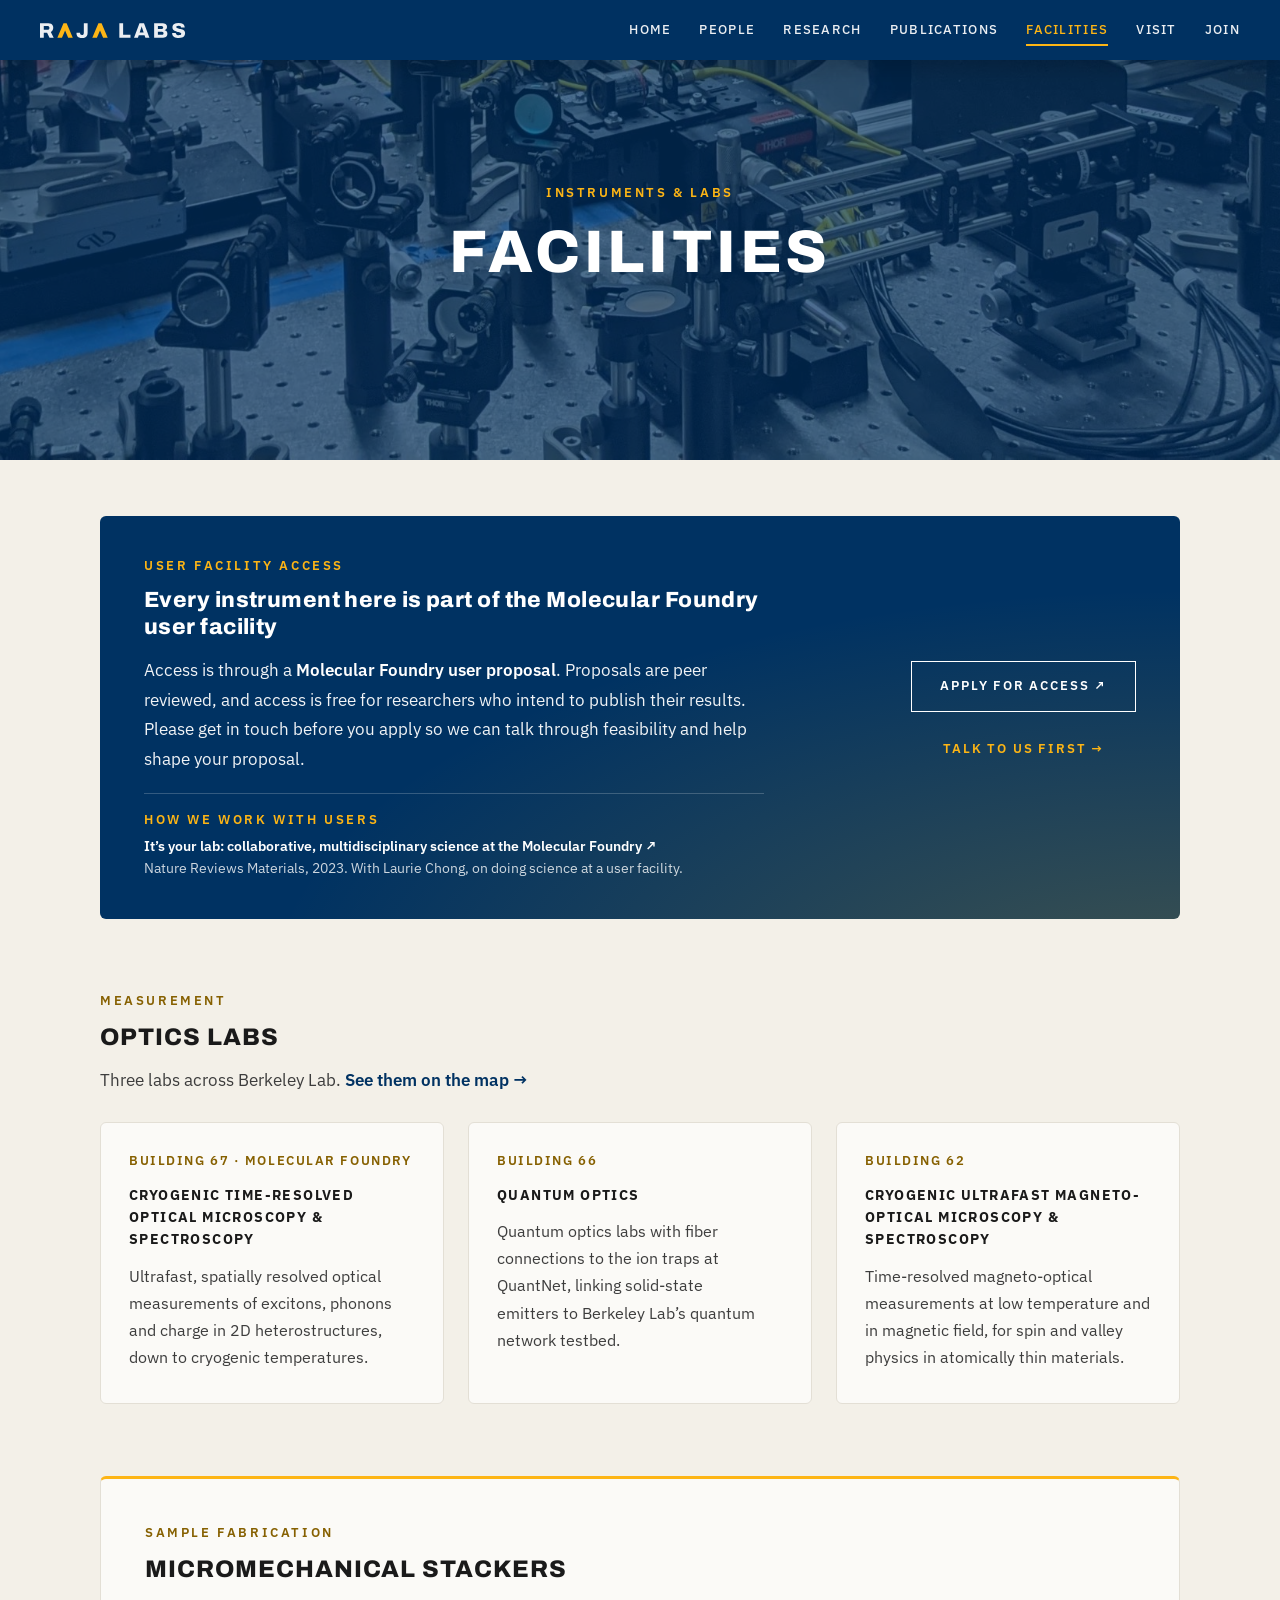
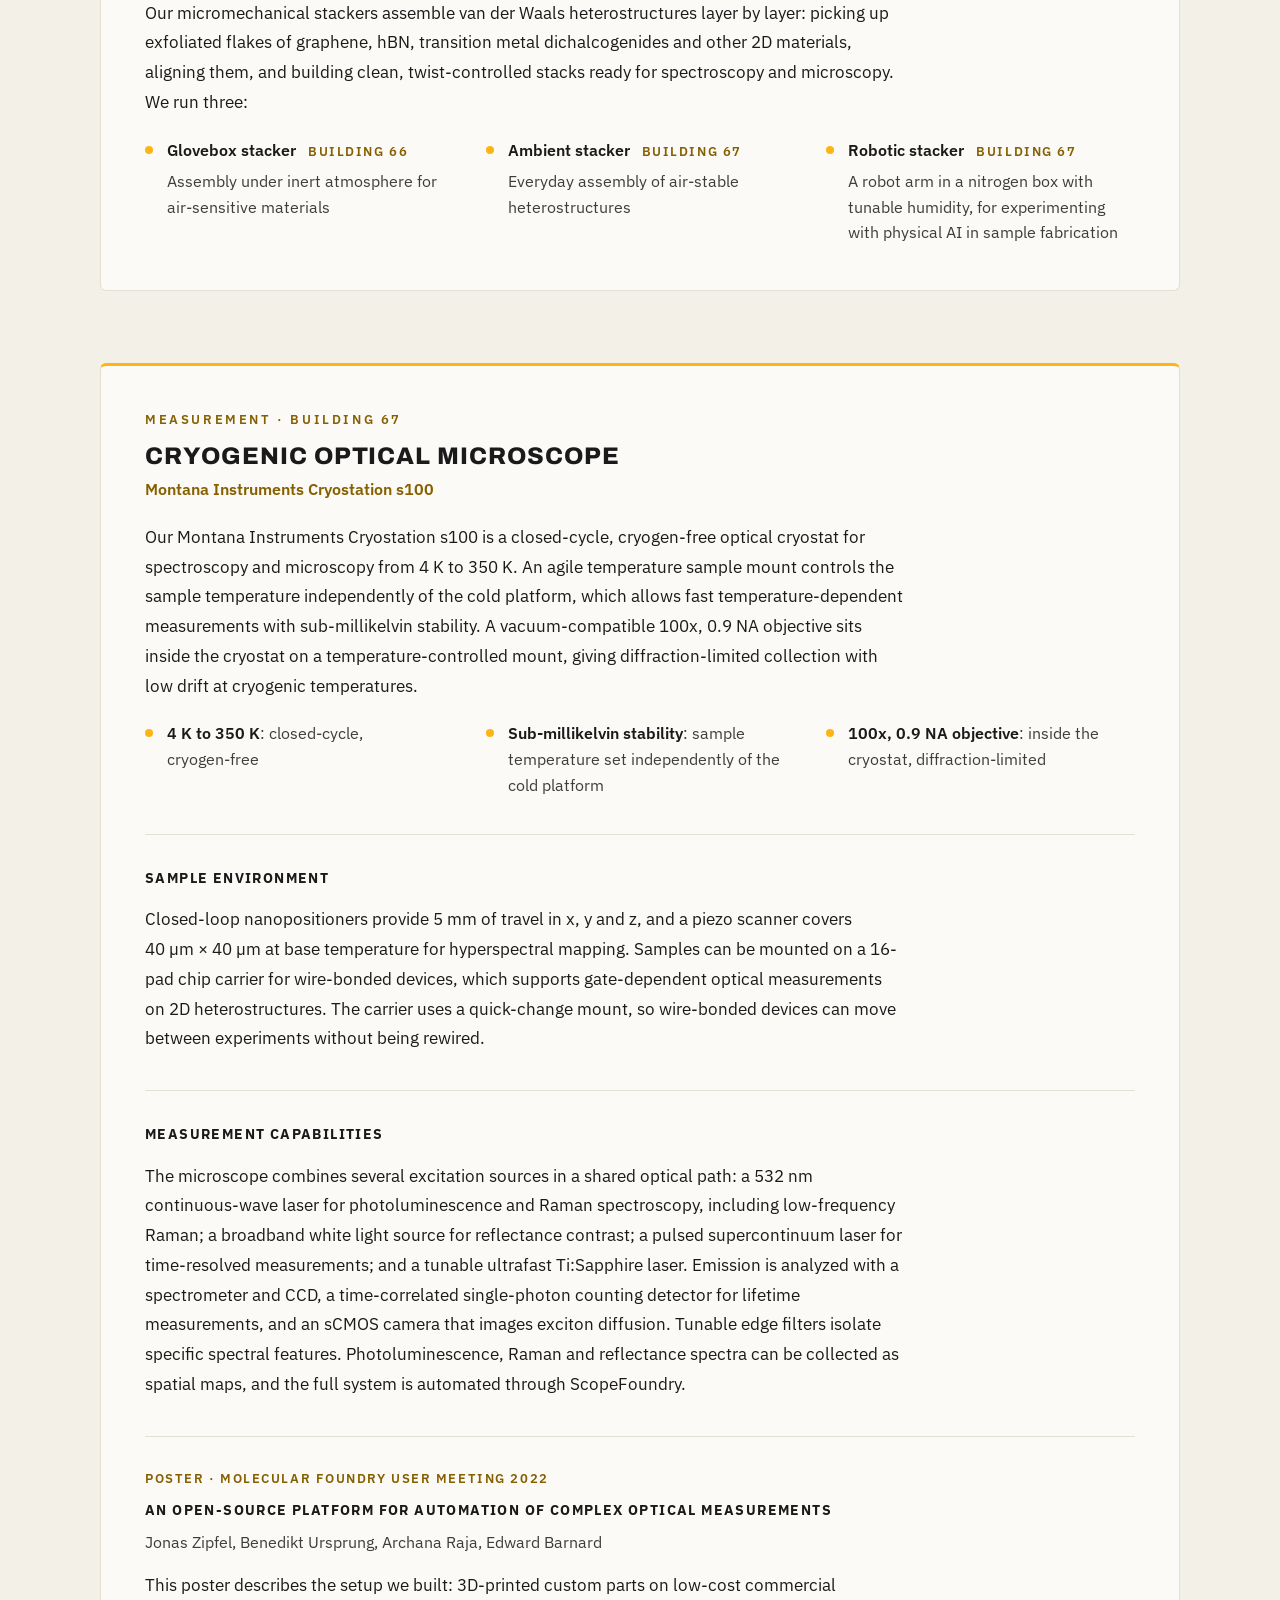
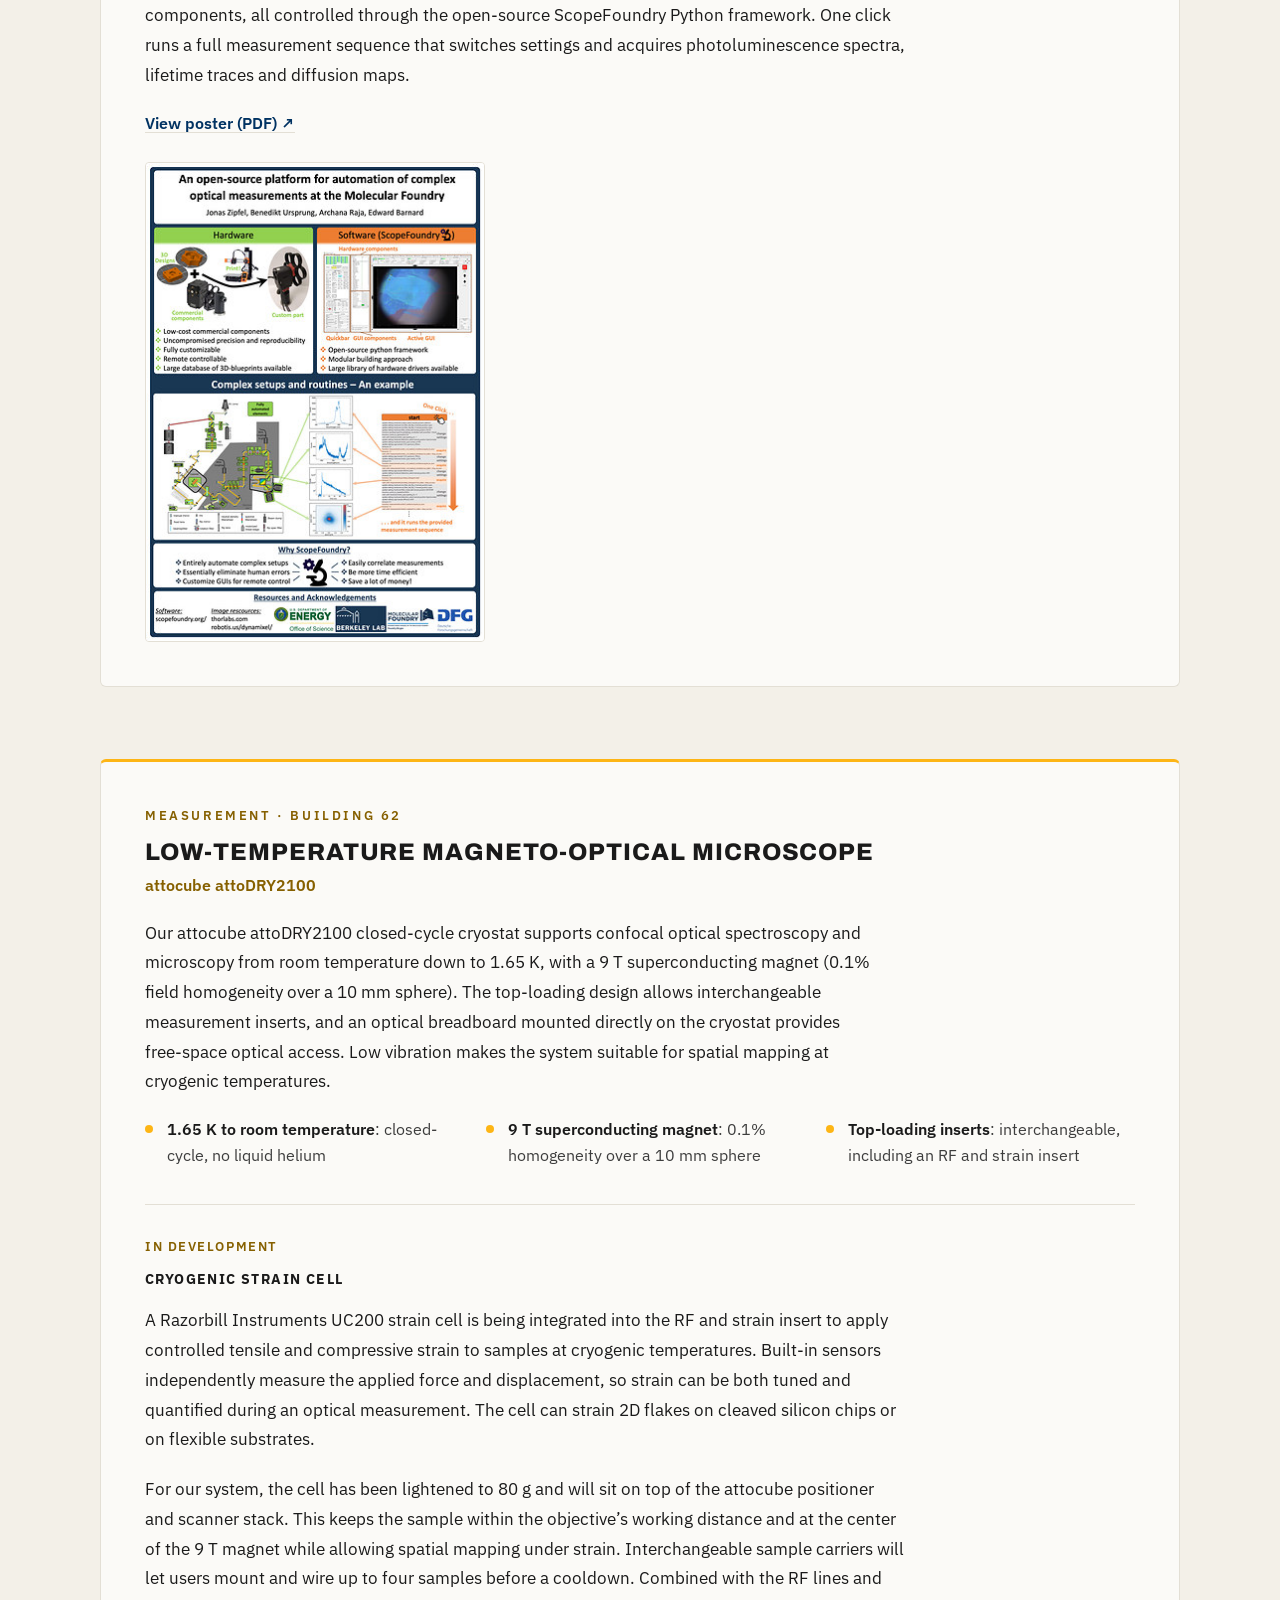
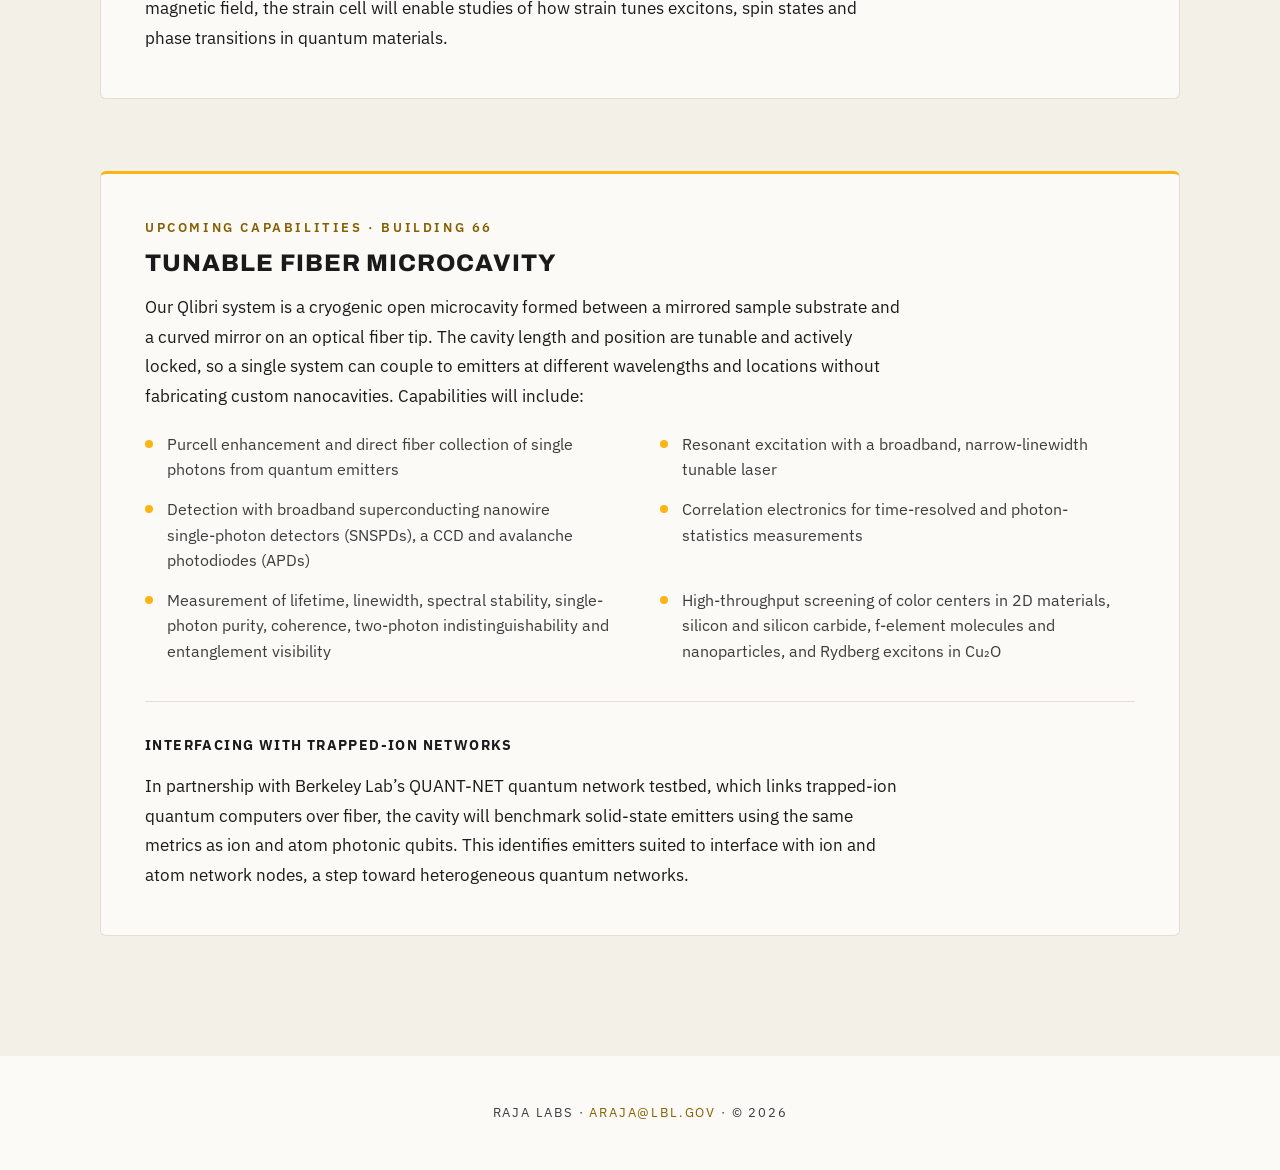
<file: facilities.html>
<!DOCTYPE html>
<html lang="en">
<head>
  <meta charset="utf-8">
  <meta name="viewport" content="width=device-width, initial-scale=1">
  <title>Facilities · Raja Labs</title>
  <meta name="description" content="Raja Labs facilities at the Molecular Foundry, Berkeley Lab: cryogenic, ultrafast and quantum optics labs, cryogenic optical and magneto-optical microscopes and our micromechanical stackers, available through a Foundry user proposal.">
  <link rel="canonical" href="https://rajalabs.lbl.gov/facilities.html">
  <meta name="robots" content="index, follow">
  <meta name="theme-color" content="#003262">
  <link rel="icon" href="assets/favicon.svg" type="image/svg+xml">
  <link rel="apple-touch-icon" href="assets/apple-touch-icon.png">

  <!-- Open Graph / social previews -->
  <meta property="og:type" content="website">
  <meta property="og:site_name" content="Raja Labs">
  <meta property="og:locale" content="en_US">
  <meta property="og:title" content="Facilities · Raja Labs">
  <meta property="og:description" content="Raja Labs facilities at the Molecular Foundry, Berkeley Lab: cryogenic, ultrafast and quantum optics labs, cryogenic optical and magneto-optical microscopes and our micromechanical stackers, available through a Foundry user proposal.">
  <meta property="og:url" content="https://rajalabs.lbl.gov/facilities.html">
  <meta property="og:image" content="https://rajalabs.lbl.gov/assets/facilities.jpg">
  <meta property="og:image:width" content="3193">
  <meta property="og:image:height" content="514">
  <meta property="og:image:alt" content="Optics table with lasers and optical components in one of our labs">
  <meta name="twitter:card" content="summary_large_image">

  <link rel="preconnect" href="https://fonts.googleapis.com">
  <link rel="preconnect" href="https://fonts.gstatic.com" crossorigin>
  <link href="https://fonts.googleapis.com/css2?family=Archivo:wght@500;600;700;800;900&family=IBM+Plex+Sans:ital,wght@0,400;0,500;0,600;0,700;1,400&display=swap" rel="stylesheet">
  <link rel="stylesheet" href="css/styles.css">
  <script>document.documentElement.classList.add('js')</script>
  <script src="js/main.js" defer></script>
  <script src="js/visits.js" defer></script>
  <script type="application/ld+json">
  {
    "@context": "https://schema.org",
    "@type": "BreadcrumbList",
    "itemListElement": [
      {
        "@type": "ListItem",
        "position": 1,
        "name": "Home",
        "item": "https://rajalabs.lbl.gov/"
      },
      {
        "@type": "ListItem",
        "position": 2,
        "name": "Facilities",
        "item": "https://rajalabs.lbl.gov/facilities.html"
      }
    ]
  }
  </script>
</head>
<body>
  <a class="skip-link" href="#main">Skip to content</a>

  <!-- NAV -->
  <nav class="nav nav--solid" id="nav">
    <a href="index.html" class="nav__brand" aria-label="Raja Labs"><svg class="nav__logo" viewBox="0 0 6917 711" aria-hidden="true" focusable="false"><use href="assets/wordmark.svg#wordmark"/></svg></a>
    <button class="nav__toggle" id="nav-toggle" aria-label="Toggle menu" aria-expanded="false" aria-controls="nav-links">
      <span></span><span></span><span></span>
    </button>
    <div class="nav__links" id="nav-links">
      <a href="index.html" class="nav__link">Home</a>
      <a href="about.html" class="nav__link">People</a>
      <a href="research.html" class="nav__link">Research</a>
      <a href="publications.html" class="nav__link">Publications</a>
      <a href="facilities.html" class="nav__link is-active" aria-current="page">Facilities</a>
      <a href="visit.html" class="nav__link">Visit</a>
      <a href="join.html" class="nav__link">Join</a>
    </div>
  </nav>

  <main id="main">
    <!-- PAGE HEADER -->
    <header class="page-head page-head--facilities">
      <div class="page-head__inner">
        <p class="eyebrow">Instruments &amp; labs</p>
        <h1 class="page-head__title">Facilities</h1>
      </div>
    </header>

    <!-- FACILITIES -->
    <section class="facilities">
      <div class="facilities__inner">
        <aside class="access" aria-labelledby="access-title">
          <div class="access__body">
            <p class="access__eyebrow">User facility access</p>
            <h2 class="access__title" id="access-title">Every instrument here is part of the Molecular Foundry user facility</h2>
            <p class="access__text">Access is through a <strong>Molecular Foundry user proposal</strong>. Proposals are peer reviewed, and access is free for researchers who intend to publish their results. Please get in touch before you apply so we can talk through feasibility and help shape your proposal.</p>
            <p class="access__read"><span class="access__read-label">How we work with users</span> <a href="https://doi.org/10.1038/s41578-023-00533-5" target="_blank" rel="noopener">It’s your lab: collaborative, multidisciplinary science at the Molecular Foundry ↗<span class="sr-only"> (opens in a new tab)</span></a><br>Nature Reviews Materials, 2023. With Laurie Chong, on doing science at a user facility.</p>
          </div>
          <div class="access__btns">
            <a href="https://foundry.lbl.gov/user-program/applying-for-access/" target="_blank" rel="noopener" class="btn btn--light">Apply for access ↗<span class="sr-only"> (opens in a new tab)</span></a>
            <a href="mailto:araja@lbl.gov" class="btn btn--ghost">Talk to us first →</a>
          </div>
        </aside>

        <div class="labs">
          <div class="labs__head">
            <p class="eyebrow">Measurement</p>
            <h2 class="facilities__title">Optics Labs</h2>
            <p class="labs__tagline">Three labs across Berkeley Lab. <a href="visit.html">See them on the map →</a></p>
          </div>
          <ul class="labs__grid">
          <li class="lab-card">
            <p class="lab-card__bldg">Building 67 · Molecular Foundry</p>
            <h3 class="lab-card__title">Cryogenic time-resolved optical microscopy &amp; spectroscopy</h3>
            <p class="lab-card__body">Ultrafast, spatially resolved optical measurements of excitons, phonons and charge in 2D heterostructures, down to cryogenic temperatures.</p>
          </li>
          <li class="lab-card">
            <p class="lab-card__bldg">Building 66</p>
            <h3 class="lab-card__title">Quantum optics</h3>
            <p class="lab-card__body">Quantum optics labs with fiber connections to the ion traps at QuantNet, linking solid-state emitters to Berkeley Lab’s quantum network testbed.</p>
          </li>
          <li class="lab-card">
            <p class="lab-card__bldg">Building 62</p>
            <h3 class="lab-card__title">Cryogenic ultrafast magneto-optical microscopy &amp; spectroscopy</h3>
            <p class="lab-card__body">Time-resolved magneto-optical measurements at low temperature and in magnetic field, for spin and valley physics in atomically thin materials.</p>
          </li>
          </ul>
        </div>

        <article class="stacker">
          <div class="stacker__body">
            <p class="eyebrow">Sample fabrication</p>
            <h2 class="facilities__title">Micromechanical Stackers</h2>
            <p class="stacker__text">Our micromechanical stackers assemble van der Waals heterostructures layer by layer: picking up exfoliated flakes of graphene, hBN, transition metal dichalcogenides and other 2D materials, aligning them, and building clean, twist-controlled stacks ready for spectroscopy and microscopy. We run three:</p>
            <ul class="stacker__list">
              <li><strong>Glovebox stacker</strong> <span class="stacker__bldg">Building 66</span><span class="stacker__desc">Assembly under inert atmosphere for air-sensitive materials</span></li>
              <li><strong>Ambient stacker</strong> <span class="stacker__bldg">Building 67</span><span class="stacker__desc">Everyday assembly of air-stable heterostructures</span></li>
              <li><strong>Robotic stacker</strong> <span class="stacker__bldg">Building 67</span><span class="stacker__desc">A robot arm in a nitrogen box with tunable humidity, for experimenting with physical AI in sample fabrication</span></li>
            </ul>
          </div>
        </article>

        <article class="instrument">
          <p class="eyebrow">Measurement · Building 67</p>
          <h2 class="facilities__title">Cryogenic Optical Microscope</h2>
          <p class="instrument__model">Montana Instruments Cryostation s100</p>
          <p class="instrument__text">Our Montana Instruments Cryostation s100 is a closed-cycle, cryogen-free optical cryostat for spectroscopy and microscopy from 4 K to 350 K. An agile temperature sample mount controls the sample temperature independently of the cold platform, which allows fast temperature-dependent measurements with sub-millikelvin stability. A vacuum-compatible 100x, 0.9 NA objective sits inside the cryostat on a temperature-controlled mount, giving diffraction-limited collection with low drift at cryogenic temperatures.</p>
          <ul class="instrument__list">
            <li><strong>4 K to 350 K</strong>: closed-cycle, cryogen-free</li>
            <li><strong>Sub-millikelvin stability</strong>: sample temperature set independently of the cold platform</li>
            <li><strong>100x, 0.9 NA objective</strong>: inside the cryostat, diffraction-limited</li>
          </ul>

          <div class="instrument__sub">
            <h3 class="instrument__subtitle">Sample environment</h3>
            <p class="instrument__text">Closed-loop nanopositioners provide 5 mm of travel in x, y and z, and a piezo scanner covers 40&nbsp;µm&nbsp;×&nbsp;40&nbsp;µm at base temperature for hyperspectral mapping. Samples can be mounted on a 16-pad chip carrier for wire-bonded devices, which supports gate-dependent optical measurements on 2D heterostructures. The carrier uses a quick-change mount, so wire-bonded devices can move between experiments without being rewired.</p>
          </div>

          <div class="instrument__sub">
            <h3 class="instrument__subtitle">Measurement capabilities</h3>
            <p class="instrument__text">The microscope combines several excitation sources in a shared optical path: a 532 nm continuous-wave laser for photoluminescence and Raman spectroscopy, including low-frequency Raman; a broadband white light source for reflectance contrast; a pulsed supercontinuum laser for time-resolved measurements; and a tunable ultrafast Ti:Sapphire laser. Emission is analyzed with a spectrometer and CCD, a time-correlated single-photon counting detector for lifetime measurements, and an sCMOS camera that images exciton diffusion. Tunable edge filters isolate specific spectral features. Photoluminescence, Raman and reflectance spectra can be collected as spatial maps, and the full system is automated through ScopeFoundry.</p>
          </div>

          <div class="instrument__sub instrument__poster">
            <div>
              <p class="instrument__status">Poster · Molecular Foundry User Meeting 2022</p>
              <h3 class="instrument__subtitle">An open-source platform for automation of complex optical measurements</h3>
              <p class="instrument__poster-authors">Jonas Zipfel, Benedikt Ursprung, Archana Raja, Edward Barnard</p>
              <p class="instrument__text">This poster describes the setup we built: 3D-printed custom parts on low-cost commercial components, all controlled through the open-source ScopeFoundry Python framework. One click runs a full measurement sequence that switches settings and acquires photoluminescence spectra, lifetime traces and diffusion maps.</p>
              <a href="assets/scopefoundry-poster.pdf" target="_blank" rel="noopener" class="instrument__poster-link">View poster (PDF) ↗<span class="sr-only"> (opens in a new tab)</span></a>
            </div>
            <a href="assets/scopefoundry-poster.pdf" target="_blank" rel="noopener" class="instrument__poster-thumb">
              <img src="assets/scopefoundry-poster-680.jpg" srcset="assets/scopefoundry-poster-340.jpg 340w, assets/scopefoundry-poster-680.jpg 680w, assets/scopefoundry-poster-1020.jpg 1020w" sizes="340px" width="680" height="961" loading="lazy" alt="Poster: An open-source platform for automation of complex optical measurements at the Molecular Foundry, by Jonas Zipfel, Benedikt Ursprung, Archana Raja and Edward Barnard. Panels show 3D-printed custom parts built on commercial components, the ScopeFoundry software interface, and an automated optical setup around the cryostat whose spectra, lifetime trace and diffusion map are collected by one measurement sequence.">
              <span class="sr-only"> (full-size PDF, opens in a new tab)</span>
            </a>
          </div>
        </article>

        <article class="instrument">
          <p class="eyebrow">Measurement · Building 62</p>
          <h2 class="facilities__title">Low-Temperature Magneto-Optical Microscope</h2>
          <p class="instrument__model">attocube attoDRY2100</p>
          <p class="instrument__text">Our attocube attoDRY2100 closed-cycle cryostat supports confocal optical spectroscopy and microscopy from room temperature down to 1.65 K, with a 9 T superconducting magnet (0.1% field homogeneity over a 10 mm sphere). The top-loading design allows interchangeable measurement inserts, and an optical breadboard mounted directly on the cryostat provides free-space optical access. Low vibration makes the system suitable for spatial mapping at cryogenic temperatures.</p>
          <ul class="instrument__list">
            <li><strong>1.65 K to room temperature</strong>: closed-cycle, no liquid helium</li>
            <li><strong>9 T superconducting magnet</strong>: 0.1% homogeneity over a 10 mm sphere</li>
            <li><strong>Top-loading inserts</strong>: interchangeable, including an RF and strain insert</li>
          </ul>

          <div class="instrument__sub">
            <p class="instrument__status">In development</p>
            <h3 class="instrument__subtitle">Cryogenic strain cell</h3>
            <p class="instrument__text">A Razorbill Instruments UC200 strain cell is being integrated into the RF and strain insert to apply controlled tensile and compressive strain to samples at cryogenic temperatures. Built-in sensors independently measure the applied force and displacement, so strain can be both tuned and quantified during an optical measurement. The cell can strain 2D flakes on cleaved silicon chips or on flexible substrates.</p>
            <p class="instrument__text">For our system, the cell has been lightened to 80 g and will sit on top of the attocube positioner and scanner stack. This keeps the sample within the objective’s working distance and at the center of the 9 T magnet while allowing spatial mapping under strain. Interchangeable sample carriers will let users mount and wire up to four samples before a cooldown. Combined with the RF lines and magnetic field, the strain cell will enable studies of how strain tunes excitons, spin states and phase transitions in quantum materials.</p>
          </div>
        </article>

        <article class="instrument">
          <p class="eyebrow">Upcoming capabilities · Building 66</p>
          <h2 class="facilities__title">Tunable Fiber Microcavity</h2>
          <p class="instrument__text">Our Qlibri system is a cryogenic open microcavity formed between a mirrored sample substrate and a curved mirror on an optical fiber tip. The cavity length and position are tunable and actively locked, so a single system can couple to emitters at different wavelengths and locations without fabricating custom nanocavities. Capabilities will include:</p>
          <ul class="instrument__list instrument__list--stack">
            <li>Purcell enhancement and direct fiber collection of single photons from quantum emitters</li>
            <li>Resonant excitation with a broadband, narrow-linewidth tunable laser</li>
            <li>Detection with broadband superconducting nanowire single-photon detectors (SNSPDs), a CCD and avalanche photodiodes (APDs)</li>
            <li>Correlation electronics for time-resolved and photon-statistics measurements</li>
            <li>Measurement of lifetime, linewidth, spectral stability, single-photon purity, coherence, two-photon indistinguishability and entanglement visibility</li>
            <li>High-throughput screening of color centers in 2D materials, silicon and silicon carbide, f-element molecules and nanoparticles, and Rydberg excitons in Cu₂O</li>
          </ul>

          <div class="instrument__sub">
            <h3 class="instrument__subtitle">Interfacing with trapped-ion networks</h3>
            <p class="instrument__text">In partnership with Berkeley Lab’s QUANT-NET quantum network testbed, which links trapped-ion quantum computers over fiber, the cavity will benchmark solid-state emitters using the same metrics as ion and atom photonic qubits. This identifies emitters suited to interface with ion and atom network nodes, a step toward heterogeneous quantum networks.</p>
          </div>
        </article>
      </div>
    </section>
  </main>

  <footer class="footer">
    Raja Labs · <a href="mailto:araja@lbl.gov">araja@lbl.gov</a> · © 2026
  </footer>

</body>
</html>
</file>
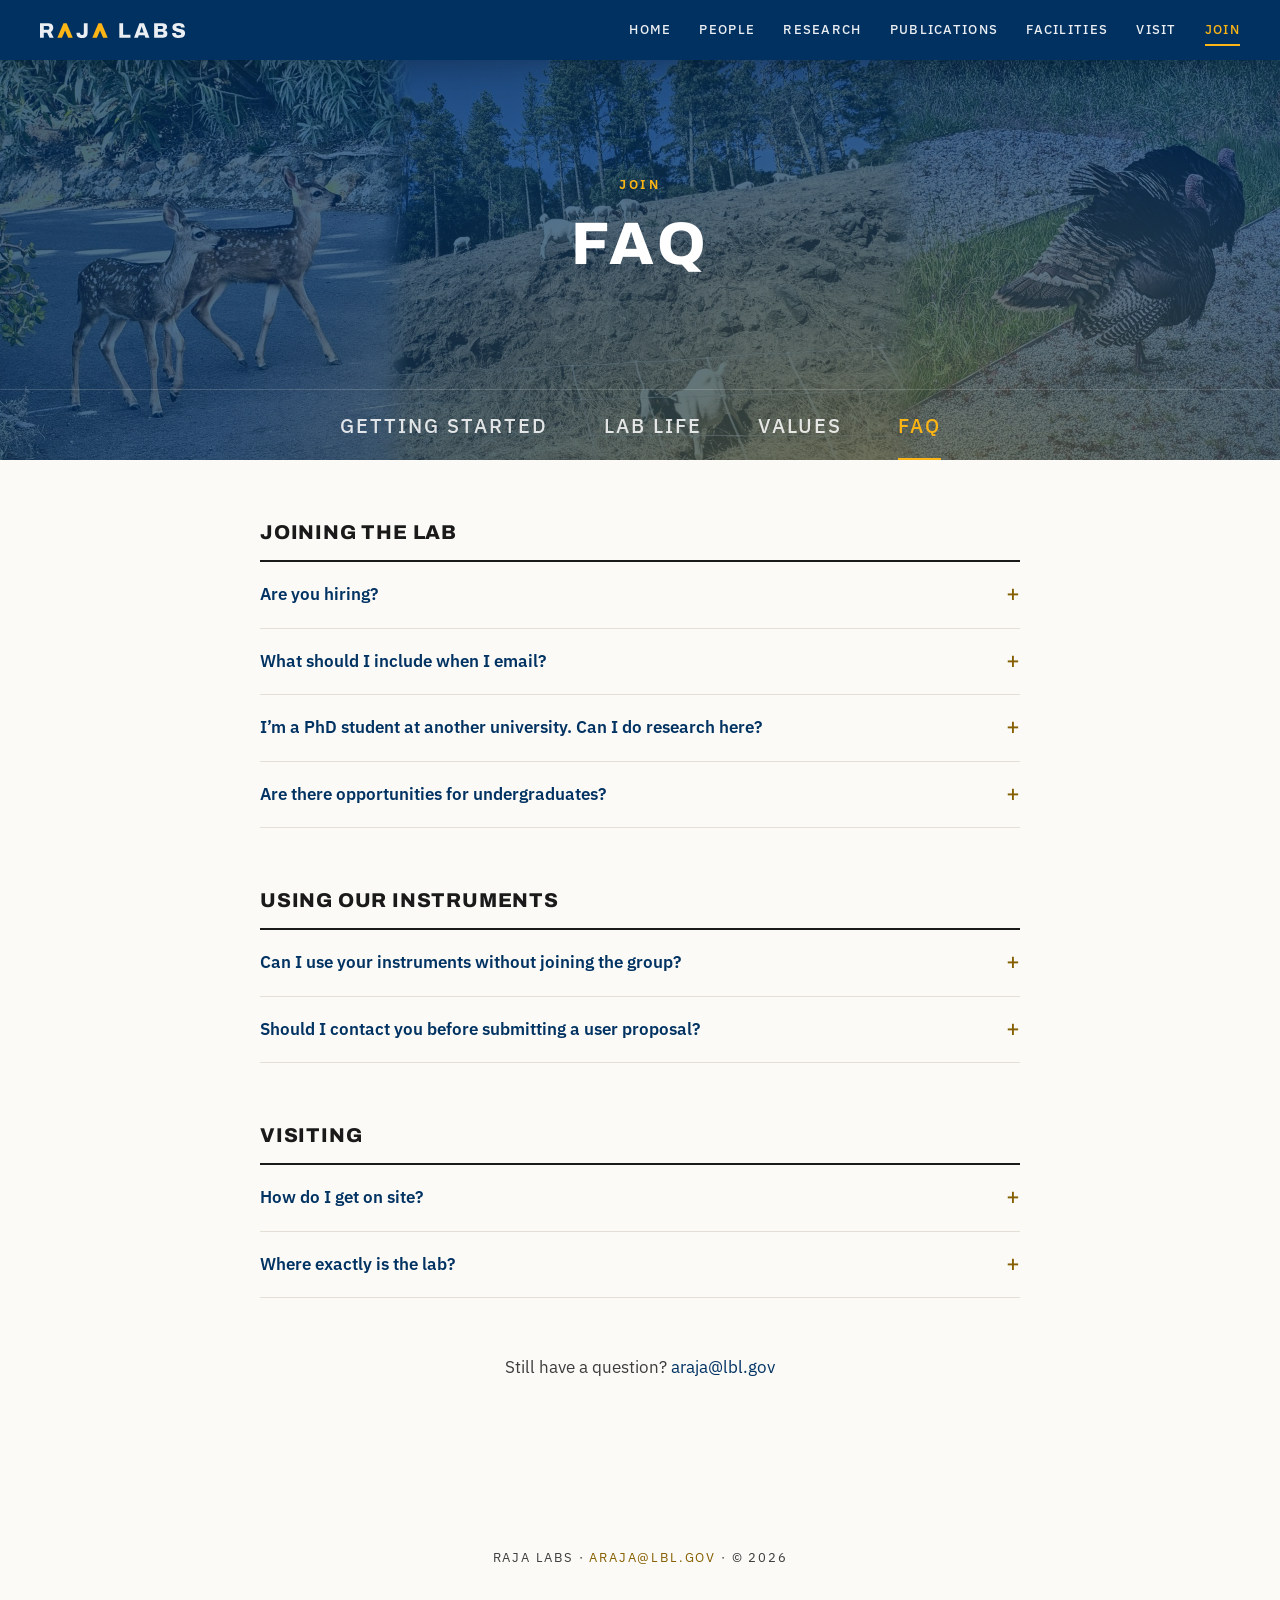
<file: faq.html>
<!DOCTYPE html>
<html lang="en">
<head>
  <meta charset="utf-8">
  <meta name="viewport" content="width=device-width, initial-scale=1">
  <title>FAQ · Raja Labs</title>
  <meta name="description" content="Frequently asked questions about joining Raja Labs, using our instruments through the Molecular Foundry user program, and visiting Berkeley Lab.">
  <link rel="canonical" href="https://rajalabs.lbl.gov/faq.html">
  <meta name="robots" content="index, follow">
  <meta name="theme-color" content="#003262">
  <link rel="icon" href="assets/favicon.svg" type="image/svg+xml">
  <link rel="apple-touch-icon" href="assets/apple-touch-icon.png">

  <!-- Open Graph / social previews -->
  <meta property="og:type" content="website">
  <meta property="og:site_name" content="Raja Labs">
  <meta property="og:locale" content="en_US">
  <meta property="og:title" content="FAQ · Raja Labs">
  <meta property="og:description" content="Frequently asked questions about joining Raja Labs, using our instruments through the Molecular Foundry user program, and visiting Berkeley Lab.">
  <meta property="og:url" content="https://rajalabs.lbl.gov/faq.html">
  <meta property="og:image" content="https://rajalabs.lbl.gov/assets/join.jpg">
  <meta property="og:image:width" content="1920">
  <meta property="og:image:height" content="640">
  <meta property="og:image:alt" content="Fawns, grazing goats and wild turkeys around Berkeley Lab">
  <meta name="twitter:card" content="summary_large_image">

  <link rel="preconnect" href="https://fonts.googleapis.com">
  <link rel="preconnect" href="https://fonts.gstatic.com" crossorigin>
  <link href="https://fonts.googleapis.com/css2?family=Archivo:wght@500;600;700;800;900&family=IBM+Plex+Sans:ital,wght@0,400;0,500;0,600;0,700;1,400&display=swap" rel="stylesheet">
  <link rel="stylesheet" href="css/styles.css">
  <script>document.documentElement.classList.add('js')</script>
  <script src="js/main.js" defer></script>
  <script src="js/visits.js" defer></script>
  <script type="application/ld+json">
  {
    "@context": "https://schema.org",
    "@type": "BreadcrumbList",
    "itemListElement": [
      {
        "@type": "ListItem",
        "position": 1,
        "name": "Home",
        "item": "https://rajalabs.lbl.gov/"
      },
      {
        "@type": "ListItem",
        "position": 2,
        "name": "FAQ",
        "item": "https://rajalabs.lbl.gov/faq.html"
      }
    ]
  }
  </script>
</head>
<body>
  <a class="skip-link" href="#main">Skip to content</a>

  <!-- NAV -->
  <nav class="nav nav--solid" id="nav">
    <a href="index.html" class="nav__brand" aria-label="Raja Labs"><svg class="nav__logo" viewBox="0 0 6917 711" aria-hidden="true" focusable="false"><use href="assets/wordmark.svg#wordmark"/></svg></a>
    <button class="nav__toggle" id="nav-toggle" aria-label="Toggle menu" aria-expanded="false" aria-controls="nav-links">
      <span></span><span></span><span></span>
    </button>
    <div class="nav__links" id="nav-links">
      <a href="index.html" class="nav__link">Home</a>
      <a href="about.html" class="nav__link">People</a>
      <a href="research.html" class="nav__link">Research</a>
      <a href="publications.html" class="nav__link">Publications</a>
      <a href="facilities.html" class="nav__link">Facilities</a>
      <a href="visit.html" class="nav__link">Visit</a>
      <a href="join.html" class="nav__link is-active">Join</a>
    </div>
  </nav>

  <main id="main">
    <!-- PAGE HEADER -->
    <header class="page-head page-head--tabs page-head--join">
      <div class="join__glow" aria-hidden="true"></div>
      <div class="page-head__inner">
        <p class="eyebrow">Join</p>
        <h1 class="page-head__title">FAQ</h1>
      </div>
      <nav class="subnav" aria-label="Join">
        <div class="subnav__inner">
          <a href="join.html" class="subnav__link">Getting Started</a>
          <a href="lab-life.html" class="subnav__link">Lab Life</a>
          <a href="values.html" class="subnav__link">Values</a>
          <a href="faq.html" class="subnav__link is-active" aria-current="page">FAQ</a>
        </div>
      </nav>
    </header>

    <!-- FAQ -->
    <section class="faq">
      <div class="faq__inner">
        <div class="faq__group">
          <h2 class="faq__title">Joining the lab</h2>
          <details class="faq__item">
            <summary class="faq__q">Are you hiring?</summary>
            <div class="faq__a"><p>We’re always glad to hear from motivated postdocs, graduate students and undergraduates. Open positions depend on funding, so the best first step is to <a href="mailto:araja@lbl.gov">email Archana</a>. Formal postdoc postings appear on the <a href="https://jobs.lbl.gov/" target="_blank" rel="noopener">Berkeley Lab careers site ↗<span class="sr-only"> (opens in a new tab)</span></a>.</p></div>
          </details>
          <details class="faq__item">
            <summary class="faq__q">What should I include when I email?</summary>
            <div class="faq__a"><p>Your CV, a few sentences on the research you’ve done and what draws you to our work, and when you’d be available. Specific is better than general: tell us which of our projects or papers caught your eye.</p></div>
          </details>
          <details class="faq__item">
            <summary class="faq__q">I’m a PhD student at another university. Can I do research here?</summary>
            <div class="faq__a"><p>Yes. The DOE <a href="https://science.osti.gov/wdts/scgsr" target="_blank" rel="noopener">Office of Science Graduate Student Research (SCGSR) ↗<span class="sr-only"> (opens in a new tab)</span></a> program supports graduate students to spend part of their PhD at a national lab. Reach out before the application deadline so we can talk about a project together.</p></div>
          </details>
          <details class="faq__item">
            <summary class="faq__q">Are there opportunities for undergraduates?</summary>
            <div class="faq__a"><p>Yes. Undergraduates work in the lab on real experiments alongside postdocs. Berkeley Lab also runs paid summer programs such as DOE <a href="https://science.osti.gov/wdts/suli" target="_blank" rel="noopener">SULI ↗<span class="sr-only"> (opens in a new tab)</span></a>; see <a href="https://education.lbl.gov/" target="_blank" rel="noopener">Berkeley Lab education programs ↗<span class="sr-only"> (opens in a new tab)</span></a> for the full list.</p></div>
          </details>
        </div>

        <div class="faq__group">
          <h2 class="faq__title">Using our instruments</h2>
          <details class="faq__item">
            <summary class="faq__q">Can I use your instruments without joining the group?</summary>
            <div class="faq__a"><p>Yes, through the <a href="https://foundry.lbl.gov/user-program/" target="_blank" rel="noopener">Molecular Foundry user program ↗<span class="sr-only"> (opens in a new tab)</span></a>. Researchers from universities, labs and industry submit a short proposal; access is free for researchers who intend to publish. Our <a href="facilities.html">Facilities page</a> describes what’s available.</p></div>
          </details>
          <details class="faq__item">
            <summary class="faq__q">Should I contact you before submitting a user proposal?</summary>
            <div class="faq__a"><p>Please do. A quick conversation helps us check that the measurement is feasible on our setups and makes for a stronger proposal. <a href="mailto:araja@lbl.gov">Email Archana</a> with a short description of your samples and what you want to learn.</p></div>
          </details>
        </div>

        <div class="faq__group">
          <h2 class="faq__title">Visiting</h2>
          <details class="faq__item">
            <summary class="faq__q">How do I get on site?</summary>
            <div class="faq__a"><p>You’ll need a Berkeley Lab badge, or a visitor pass plus a REAL ID. Passes can take several weeks, so get in touch well ahead of your visit. Our <a href="visit.html">Visit page</a> covers the shuttle, badge office and parking.</p></div>
          </details>
          <details class="faq__item">
            <summary class="faq__q">Where exactly is the lab?</summary>
            <div class="faq__a"><p>Our labs are in Buildings 67 (the Molecular Foundry), 66 and 62 at Berkeley Lab, 1 Cyclotron Road. The <a href="visit.html">Visit page</a> has a map.</p></div>
          </details>
        </div>

        <p class="faq__more">Still have a question? <a href="mailto:araja@lbl.gov">araja@lbl.gov</a></p>
      </div>
    </section>
  </main>

  <footer class="footer">
    Raja Labs · <a href="mailto:araja@lbl.gov">araja@lbl.gov</a> · © 2026
  </footer>

</body>
</html>
</file>
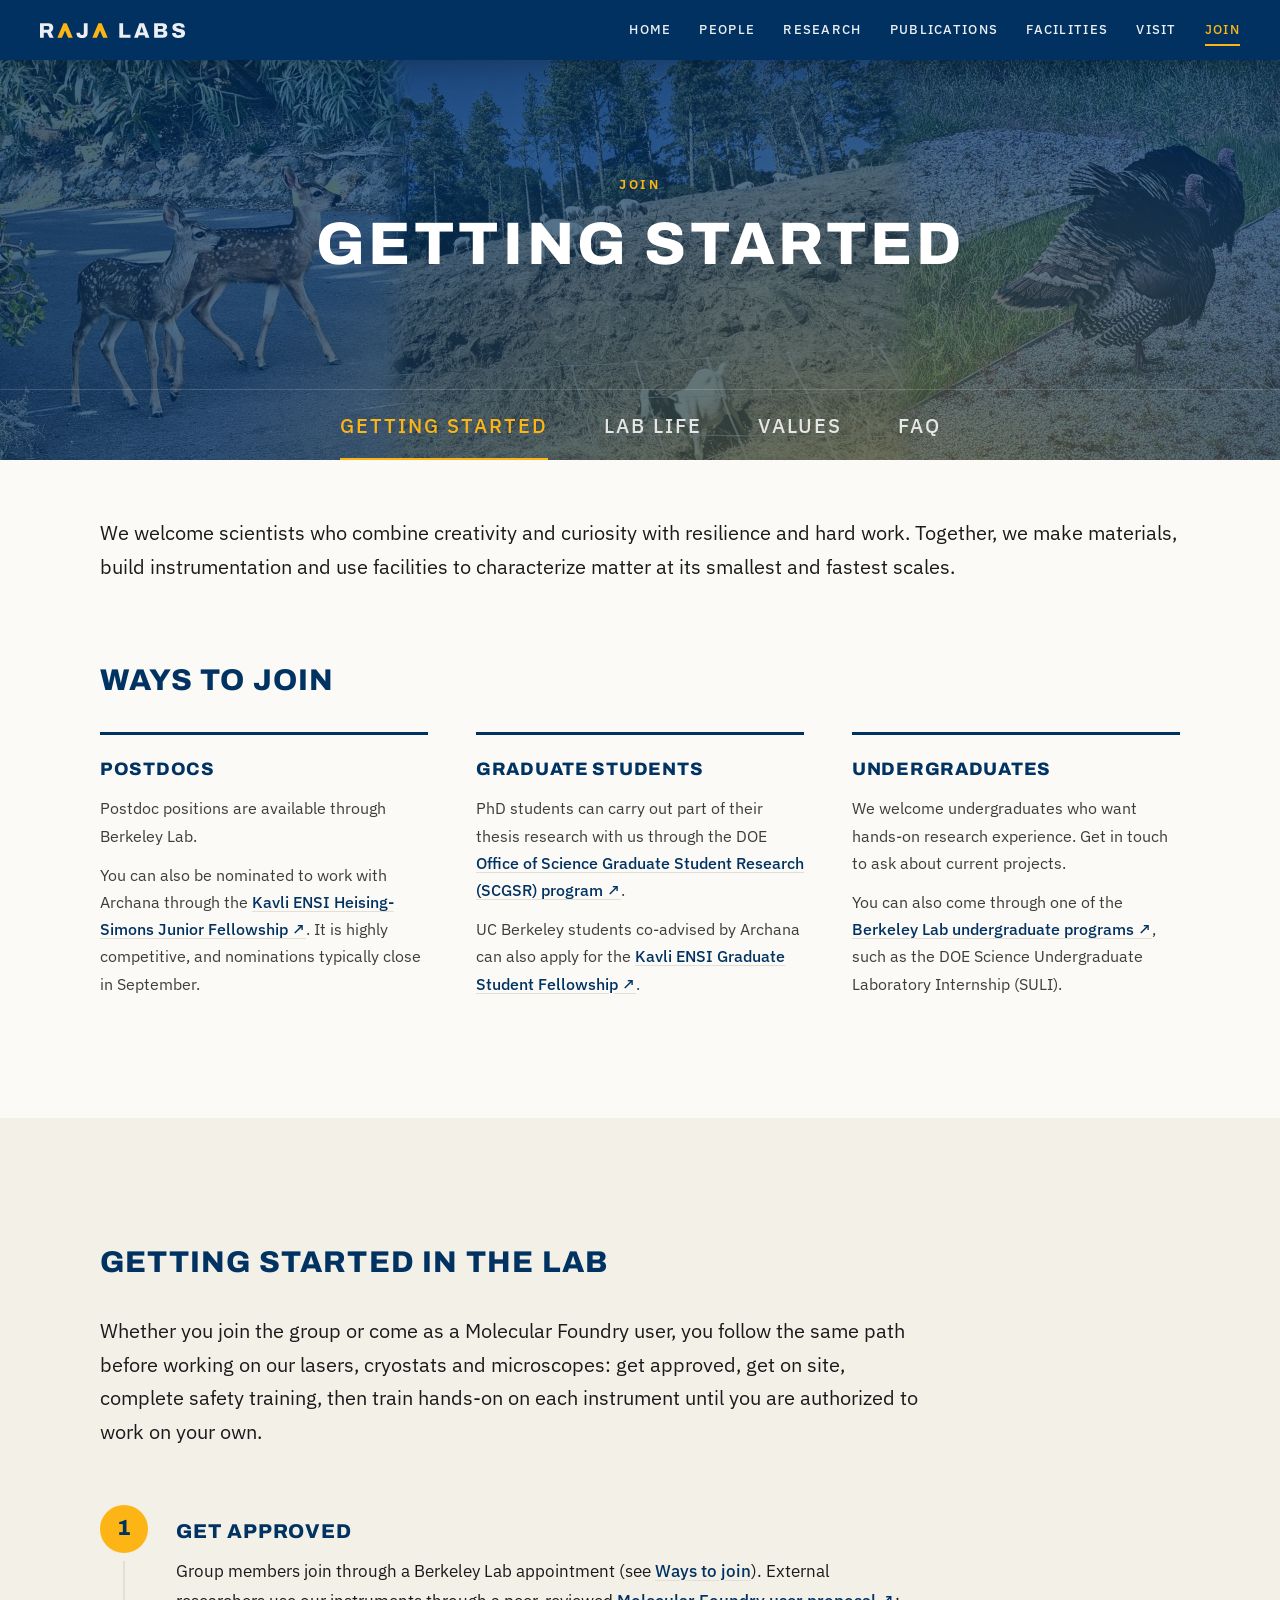
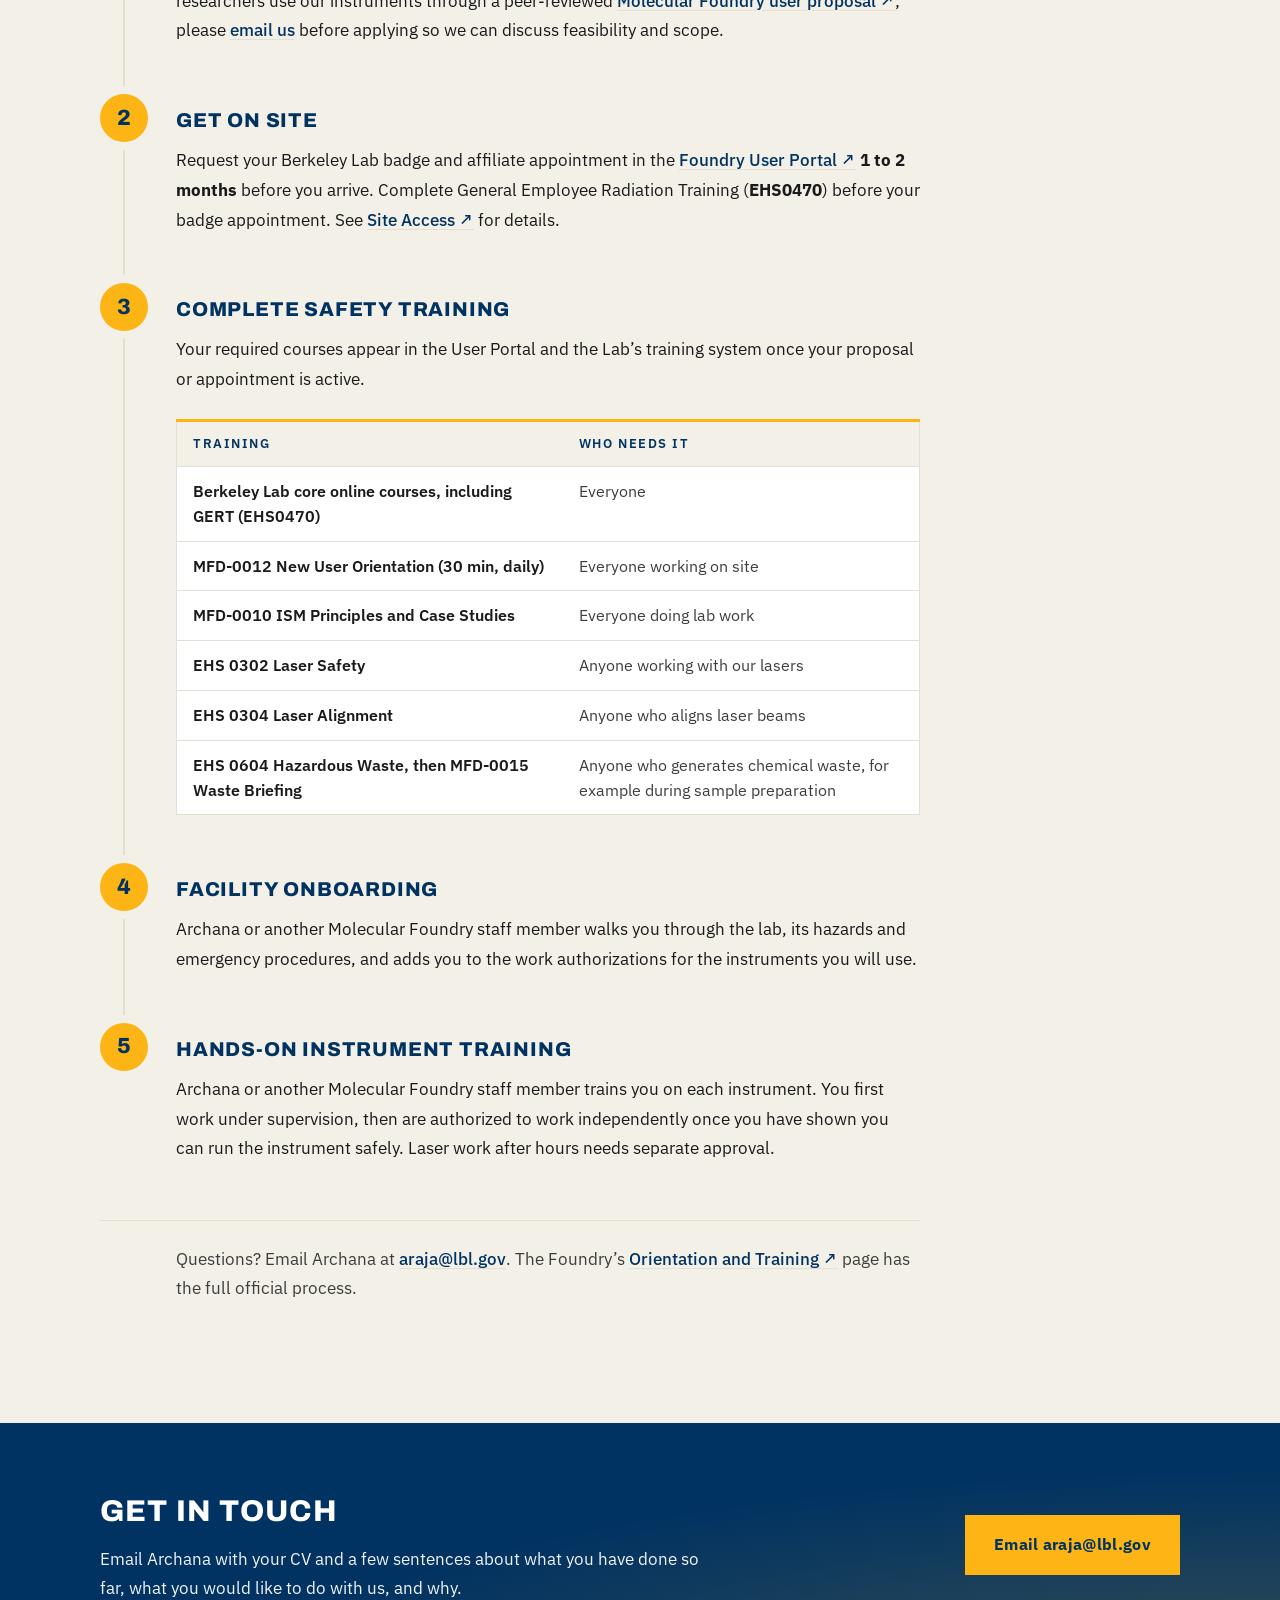
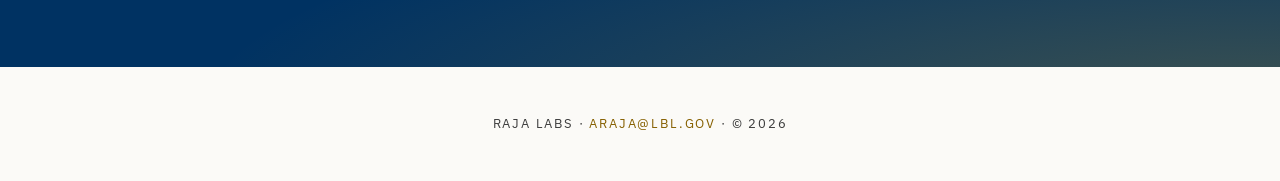
<file: join.html>
<!DOCTYPE html>
<html lang="en">
<head>
  <meta charset="utf-8">
  <meta name="viewport" content="width=device-width, initial-scale=1">
  <title>Getting Started · Raja Labs</title>
  <meta name="description" content="Postdoc, graduate student, undergraduate and Molecular Foundry user opportunities in Raja Labs at Lawrence Berkeley National Laboratory, and the path from approval and safety training to working on our instruments.">
  <link rel="canonical" href="https://rajalabs.lbl.gov/join.html">
  <meta name="robots" content="index, follow">
  <meta name="theme-color" content="#003262">
  <link rel="icon" href="assets/favicon.svg" type="image/svg+xml">
  <link rel="apple-touch-icon" href="assets/apple-touch-icon.png">

  <!-- Open Graph / social previews -->
  <meta property="og:type" content="website">
  <meta property="og:site_name" content="Raja Labs">
  <meta property="og:locale" content="en_US">
  <meta property="og:title" content="Getting Started · Raja Labs">
  <meta property="og:description" content="Postdoc, graduate student, undergraduate and Molecular Foundry user opportunities in Raja Labs at Lawrence Berkeley National Laboratory, and the path from approval and safety training to working on our instruments.">
  <meta property="og:url" content="https://rajalabs.lbl.gov/join.html">
  <meta property="og:image" content="https://rajalabs.lbl.gov/assets/join.jpg">
  <meta property="og:image:width" content="1920">
  <meta property="og:image:height" content="640">
  <meta property="og:image:alt" content="Fawns, grazing goats and wild turkeys around Berkeley Lab">
  <meta name="twitter:card" content="summary_large_image">

  <link rel="preconnect" href="https://fonts.googleapis.com">
  <link rel="preconnect" href="https://fonts.gstatic.com" crossorigin>
  <link href="https://fonts.googleapis.com/css2?family=Archivo:wght@500;600;700;800;900&family=IBM+Plex+Sans:ital,wght@0,400;0,500;0,600;0,700;1,400&display=swap" rel="stylesheet">
  <link rel="stylesheet" href="css/styles.css">
  <script>document.documentElement.classList.add('js')</script>
  <script src="js/main.js" defer></script>
  <script src="js/visits.js" defer></script>
  <script type="application/ld+json">
  {
    "@context": "https://schema.org",
    "@type": "BreadcrumbList",
    "itemListElement": [
      {
        "@type": "ListItem",
        "position": 1,
        "name": "Home",
        "item": "https://rajalabs.lbl.gov/"
      },
      {
        "@type": "ListItem",
        "position": 2,
        "name": "Getting Started",
        "item": "https://rajalabs.lbl.gov/join.html"
      }
    ]
  }
  </script>
</head>
<body>
  <a class="skip-link" href="#main">Skip to content</a>

  <!-- NAV -->
  <nav class="nav nav--solid" id="nav">
    <a href="index.html" class="nav__brand" aria-label="Raja Labs"><svg class="nav__logo" viewBox="0 0 6917 711" aria-hidden="true" focusable="false"><use href="assets/wordmark.svg#wordmark"/></svg></a>
    <button class="nav__toggle" id="nav-toggle" aria-label="Toggle menu" aria-expanded="false" aria-controls="nav-links">
      <span></span><span></span><span></span>
    </button>
    <div class="nav__links" id="nav-links">
      <a href="index.html" class="nav__link">Home</a>
      <a href="about.html" class="nav__link">People</a>
      <a href="research.html" class="nav__link">Research</a>
      <a href="publications.html" class="nav__link">Publications</a>
      <a href="facilities.html" class="nav__link">Facilities</a>
      <a href="visit.html" class="nav__link">Visit</a>
      <a href="join.html" class="nav__link is-active" aria-current="page">Join</a>
    </div>
  </nav>

  <main id="main">
    <!-- PAGE HEADER -->
    <header class="page-head page-head--tabs page-head--join">
      <div class="join__glow" aria-hidden="true"></div>
      <div class="page-head__inner">
        <p class="eyebrow">Join</p>
        <h1 class="page-head__title">Getting Started</h1>
      </div>
      <nav class="subnav" aria-label="Join">
        <div class="subnav__inner">
          <a href="join.html" class="subnav__link is-active" aria-current="page">Getting Started</a>
          <a href="lab-life.html" class="subnav__link">Lab Life</a>
          <a href="values.html" class="subnav__link">Values</a>
          <a href="faq.html" class="subnav__link">FAQ</a>
        </div>
      </nav>
    </header>

    <!-- JOIN -->
    <section class="join">
      <div class="join__inner">
        <p class="join__lede">We welcome scientists who combine creativity and curiosity with resilience and hard work. Together, we make materials, build instrumentation and use facilities to characterize matter at its smallest and fastest scales.</p>

        <h2 class="join__title" id="ways-to-join">Ways to join</h2>
        <div class="join__ways">
          <div class="way">
            <h3 class="way__title">Postdocs</h3>
            <p>Postdoc positions are available through Berkeley Lab.</p>
            <p>You can also be nominated to work with Archana through the <a href="https://kavli.berkeley.edu/programs/kavli-ensi-heising-simons-junior-fellowship" target="_blank" rel="noopener">Kavli ENSI Heising-Simons Junior Fellowship ↗<span class="sr-only"> (opens in a new tab)</span></a>. It is highly competitive, and nominations typically close in September.</p>
          </div>
          <div class="way">
            <h3 class="way__title">Graduate students</h3>
            <p>PhD students can carry out part of their thesis research with us through the DOE <a href="https://science.osti.gov/wdts/scgsr" target="_blank" rel="noopener">Office of Science Graduate Student Research (SCGSR) program ↗<span class="sr-only"> (opens in a new tab)</span></a>.</p>
            <p>UC Berkeley students co-advised by Archana can also apply for the <a href="https://kavli.berkeley.edu/programs/kavli-ensi-graduate-student-fellowship" target="_blank" rel="noopener">Kavli ENSI Graduate Student Fellowship ↗<span class="sr-only"> (opens in a new tab)</span></a>.</p>
          </div>
          <div class="way">
            <h3 class="way__title">Undergraduates</h3>
            <p>We welcome undergraduates who want hands-on research experience. Get in touch to ask about current projects.</p>
            <p>You can also come through one of the <a href="https://education.lbl.gov/internships/" target="_blank" rel="noopener">Berkeley Lab undergraduate programs ↗<span class="sr-only"> (opens in a new tab)</span></a>, such as the DOE Science Undergraduate Laboratory Internship (SULI).</p>
          </div>
        </div>
      </div>
    </section>

    <!-- GETTING STARTED IN THE LAB -->
    <section class="start" aria-labelledby="start-title">
      <div class="start__inner">
        <h2 class="join__title" id="start-title">Getting started in the lab</h2>
        <p class="start__lede">Whether you join the group or come as a Molecular Foundry user, you follow the same path before working on our lasers, cryostats and microscopes: get approved, get on site, complete safety training, then train hands-on on each instrument until you are authorized to work on your own.</p>

        <ol class="steps">
          <li class="step">
            <h3 class="step__title">Get approved</h3>
            <p>Group members join through a Berkeley Lab appointment (see <a href="#ways-to-join">Ways to join</a>). External researchers use our instruments through a peer-reviewed <a href="https://foundry.lbl.gov/user-program/applying-for-access/" target="_blank" rel="noopener">Molecular Foundry user proposal ↗<span class="sr-only"> (opens in a new tab)</span></a>; please <a href="mailto:araja@lbl.gov">email us</a> before applying so we can discuss feasibility and scope.</p>
          </li>
          <li class="step">
            <h3 class="step__title">Get on site</h3>
            <p>Request your Berkeley Lab badge and affiliate appointment in the <a href="https://foundry-proposals.lbl.gov/" target="_blank" rel="noopener">Foundry User Portal ↗<span class="sr-only"> (opens in a new tab)</span></a> <strong>1 to 2 months</strong> before you arrive. Complete General Employee Radiation Training (<strong>EHS0470</strong>) before your badge appointment. See <a href="https://foundry.lbl.gov/user-program/prepare-to-start-work/site-access/" target="_blank" rel="noopener">Site Access ↗<span class="sr-only"> (opens in a new tab)</span></a> for details.</p>
          </li>
          <li class="step">
            <h3 class="step__title">Complete safety training</h3>
            <p>Your required courses appear in the User Portal and the Lab’s training system once your proposal or appointment is active.</p>
            <table class="training">
              <thead>
                <tr><th scope="col">Training</th><th scope="col">Who needs it</th></tr>
              </thead>
              <tbody>
                <tr><td>Berkeley Lab core online courses, including GERT (EHS0470)</td><td>Everyone</td></tr>
                <tr><td>MFD-0012 New User Orientation (30 min, daily)</td><td>Everyone working on site</td></tr>
                <tr><td>MFD-0010 ISM Principles and Case Studies</td><td>Everyone doing lab work</td></tr>
                <tr><td>EHS 0302 Laser Safety</td><td>Anyone working with our lasers</td></tr>
                <tr><td>EHS 0304 Laser Alignment</td><td>Anyone who aligns laser beams</td></tr>
                <tr><td>EHS 0604 Hazardous Waste, then MFD-0015 Waste Briefing</td><td>Anyone who generates chemical waste, for example during sample preparation</td></tr>
              </tbody>
            </table>
          </li>
          <li class="step">
            <h3 class="step__title">Facility onboarding</h3>
            <p>Archana or another Molecular Foundry staff member walks you through the lab, its hazards and emergency procedures, and adds you to the work authorizations for the instruments you will use.</p>
          </li>
          <li class="step">
            <h3 class="step__title">Hands-on instrument training</h3>
            <p>Archana or another Molecular Foundry staff member trains you on each instrument. You first work under supervision, then are authorized to work independently once you have shown you can run the instrument safely. Laser work after hours needs separate approval.</p>
          </li>
        </ol>

        <p class="start__more">Questions? Email Archana at <a href="mailto:araja@lbl.gov">araja@lbl.gov</a>. The Foundry’s <a href="https://foundry.lbl.gov/user-program/prepare-to-start-work/orientation-and-training/" target="_blank" rel="noopener">Orientation and Training ↗<span class="sr-only"> (opens in a new tab)</span></a> page has the full official process.</p>
      </div>
    </section>

    <!-- GET IN TOUCH -->
    <section class="contact" aria-labelledby="contact-title">
      <div class="contact__inner">
        <div>
          <h2 class="contact__title" id="contact-title">Get in touch</h2>
          <p class="contact__text">Email Archana with your CV and a few sentences about what you have done so far, what you would like to do with us, and why.</p>
        </div>
        <a href="mailto:araja@lbl.gov" class="btn btn--gold">Email araja@lbl.gov</a>
      </div>
    </section>
  </main>

  <footer class="footer">
    Raja Labs · <a href="mailto:araja@lbl.gov">araja@lbl.gov</a> · © 2026
  </footer>

</body>
</html>
</file>
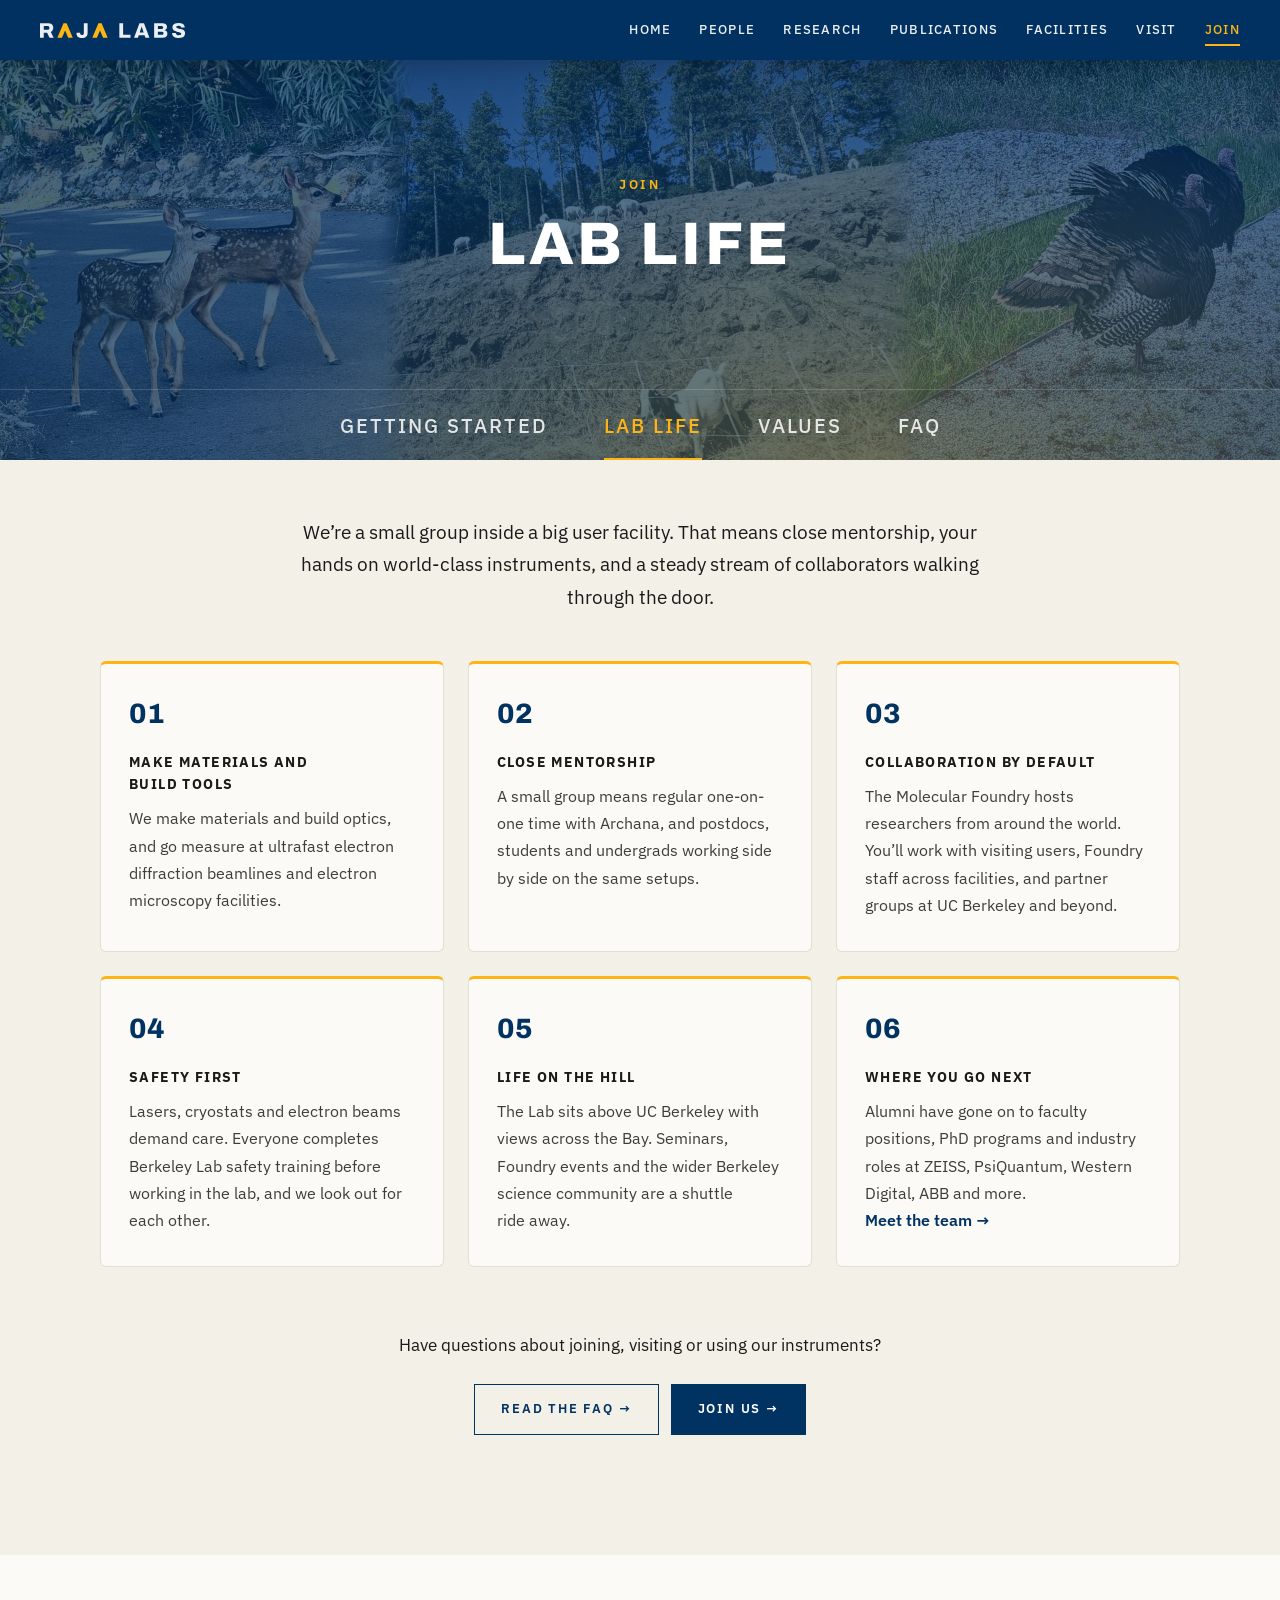
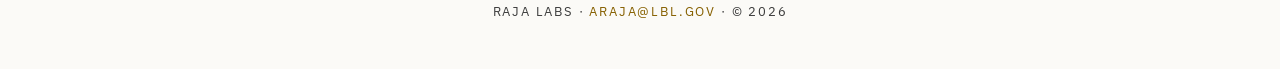
<file: lab-life.html>
<!DOCTYPE html>
<html lang="en">
<head>
  <meta charset="utf-8">
  <meta name="viewport" content="width=device-width, initial-scale=1">
  <title>Lab Life · Raja Labs</title>
  <meta name="description" content="What it’s like to work in Raja Labs at the Molecular Foundry, Berkeley Lab: mentorship, hands-on instrumentation, collaboration and where our alumni go next.">
  <link rel="canonical" href="https://rajalabs.lbl.gov/lab-life.html">
  <meta name="robots" content="index, follow">
  <meta name="theme-color" content="#003262">
  <link rel="icon" href="assets/favicon.svg" type="image/svg+xml">
  <link rel="apple-touch-icon" href="assets/apple-touch-icon.png">

  <!-- Open Graph / social previews -->
  <meta property="og:type" content="website">
  <meta property="og:site_name" content="Raja Labs">
  <meta property="og:locale" content="en_US">
  <meta property="og:title" content="Lab Life · Raja Labs">
  <meta property="og:description" content="What it’s like to work in Raja Labs at the Molecular Foundry, Berkeley Lab: mentorship, hands-on instrumentation, collaboration and where our alumni go next.">
  <meta property="og:url" content="https://rajalabs.lbl.gov/lab-life.html">
  <meta property="og:image" content="https://rajalabs.lbl.gov/assets/join.jpg">
  <meta property="og:image:width" content="1920">
  <meta property="og:image:height" content="640">
  <meta property="og:image:alt" content="Fawns, grazing goats and wild turkeys around Berkeley Lab">
  <meta name="twitter:card" content="summary_large_image">

  <link rel="preconnect" href="https://fonts.googleapis.com">
  <link rel="preconnect" href="https://fonts.gstatic.com" crossorigin>
  <link href="https://fonts.googleapis.com/css2?family=Archivo:wght@500;600;700;800;900&family=IBM+Plex+Sans:ital,wght@0,400;0,500;0,600;0,700;1,400&display=swap" rel="stylesheet">
  <link rel="stylesheet" href="css/styles.css">
  <script>document.documentElement.classList.add('js')</script>
  <script src="js/main.js" defer></script>
  <script src="js/visits.js" defer></script>
  <script type="application/ld+json">
  {
    "@context": "https://schema.org",
    "@type": "BreadcrumbList",
    "itemListElement": [
      {
        "@type": "ListItem",
        "position": 1,
        "name": "Home",
        "item": "https://rajalabs.lbl.gov/"
      },
      {
        "@type": "ListItem",
        "position": 2,
        "name": "Lab Life",
        "item": "https://rajalabs.lbl.gov/lab-life.html"
      }
    ]
  }
  </script>
</head>
<body>
  <a class="skip-link" href="#main">Skip to content</a>

  <!-- NAV -->
  <nav class="nav nav--solid" id="nav">
    <a href="index.html" class="nav__brand" aria-label="Raja Labs"><svg class="nav__logo" viewBox="0 0 6917 711" aria-hidden="true" focusable="false"><use href="assets/wordmark.svg#wordmark"/></svg></a>
    <button class="nav__toggle" id="nav-toggle" aria-label="Toggle menu" aria-expanded="false" aria-controls="nav-links">
      <span></span><span></span><span></span>
    </button>
    <div class="nav__links" id="nav-links">
      <a href="index.html" class="nav__link">Home</a>
      <a href="about.html" class="nav__link">People</a>
      <a href="research.html" class="nav__link">Research</a>
      <a href="publications.html" class="nav__link">Publications</a>
      <a href="facilities.html" class="nav__link">Facilities</a>
      <a href="visit.html" class="nav__link">Visit</a>
      <a href="join.html" class="nav__link is-active">Join</a>
    </div>
  </nav>

  <main id="main">
    <!-- PAGE HEADER -->
    <header class="page-head page-head--tabs page-head--join">
      <div class="join__glow" aria-hidden="true"></div>
      <div class="page-head__inner">
        <p class="eyebrow">Join</p>
        <h1 class="page-head__title">Lab Life</h1>
      </div>
      <nav class="subnav" aria-label="Join">
        <div class="subnav__inner">
          <a href="join.html" class="subnav__link">Getting Started</a>
          <a href="lab-life.html" class="subnav__link is-active" aria-current="page">Lab Life</a>
          <a href="values.html" class="subnav__link">Values</a>
          <a href="faq.html" class="subnav__link">FAQ</a>
        </div>
      </nav>
    </header>

    <!-- LAB LIFE -->
    <section class="life">
      <div class="life__inner">
        <p class="life__lede">We’re a small group inside a big user facility. That means close mentorship, your hands on world-class instruments, and a steady stream of collaborators walking through the door.</p>
        <ul class="life__grid">
          <li class="life-card">
            <span class="life-card__num" aria-hidden="true">01</span>
            <h2 class="life-card__title">Make materials and build tools</h2>
            <p class="life-card__body">We make materials and build optics, and go measure at ultrafast electron diffraction beamlines and electron microscopy facilities.</p>
          </li>
          <li class="life-card">
            <span class="life-card__num" aria-hidden="true">02</span>
            <h2 class="life-card__title">Close mentorship</h2>
            <p class="life-card__body">A small group means regular one-on-one time with Archana, and postdocs, students and undergrads working side by side on the same setups.</p>
          </li>
          <li class="life-card">
            <span class="life-card__num" aria-hidden="true">03</span>
            <h2 class="life-card__title">Collaboration by default</h2>
            <p class="life-card__body">The Molecular Foundry hosts researchers from around the world. You’ll work with visiting users, Foundry staff across facilities, and partner groups at UC Berkeley and beyond.</p>
          </li>
          <li class="life-card">
            <span class="life-card__num" aria-hidden="true">04</span>
            <h2 class="life-card__title">Safety first</h2>
            <p class="life-card__body">Lasers, cryostats and electron beams demand care. Everyone completes Berkeley Lab safety training before working in the lab, and we look out for each other.</p>
          </li>
          <li class="life-card">
            <span class="life-card__num" aria-hidden="true">05</span>
            <h2 class="life-card__title">Life on the hill</h2>
            <p class="life-card__body">The Lab sits above UC Berkeley with views across the Bay. Seminars, Foundry events and the wider Berkeley science community are a shuttle ride away.</p>
          </li>
          <li class="life-card">
            <span class="life-card__num" aria-hidden="true">06</span>
            <h2 class="life-card__title">Where you go next</h2>
            <p class="life-card__body">Alumni have gone on to faculty positions, PhD programs and industry roles at ZEISS, PsiQuantum, Western Digital, ABB and more. <a href="team.html">Meet the team →</a></p>
          </li>
        </ul>

        <div class="life__cta">
          <p class="life__cta-text">Have questions about joining, visiting or using our instruments?</p>
          <div class="life__cta-btns">
            <a href="faq.html" class="btn btn--outline">Read the FAQ →</a>
            <a href="join.html" class="btn btn--solid">Join Us →</a>
          </div>
        </div>
      </div>
    </section>
  </main>

  <footer class="footer">
    Raja Labs · <a href="mailto:araja@lbl.gov">araja@lbl.gov</a> · © 2026
  </footer>

</body>
</html>
</file>
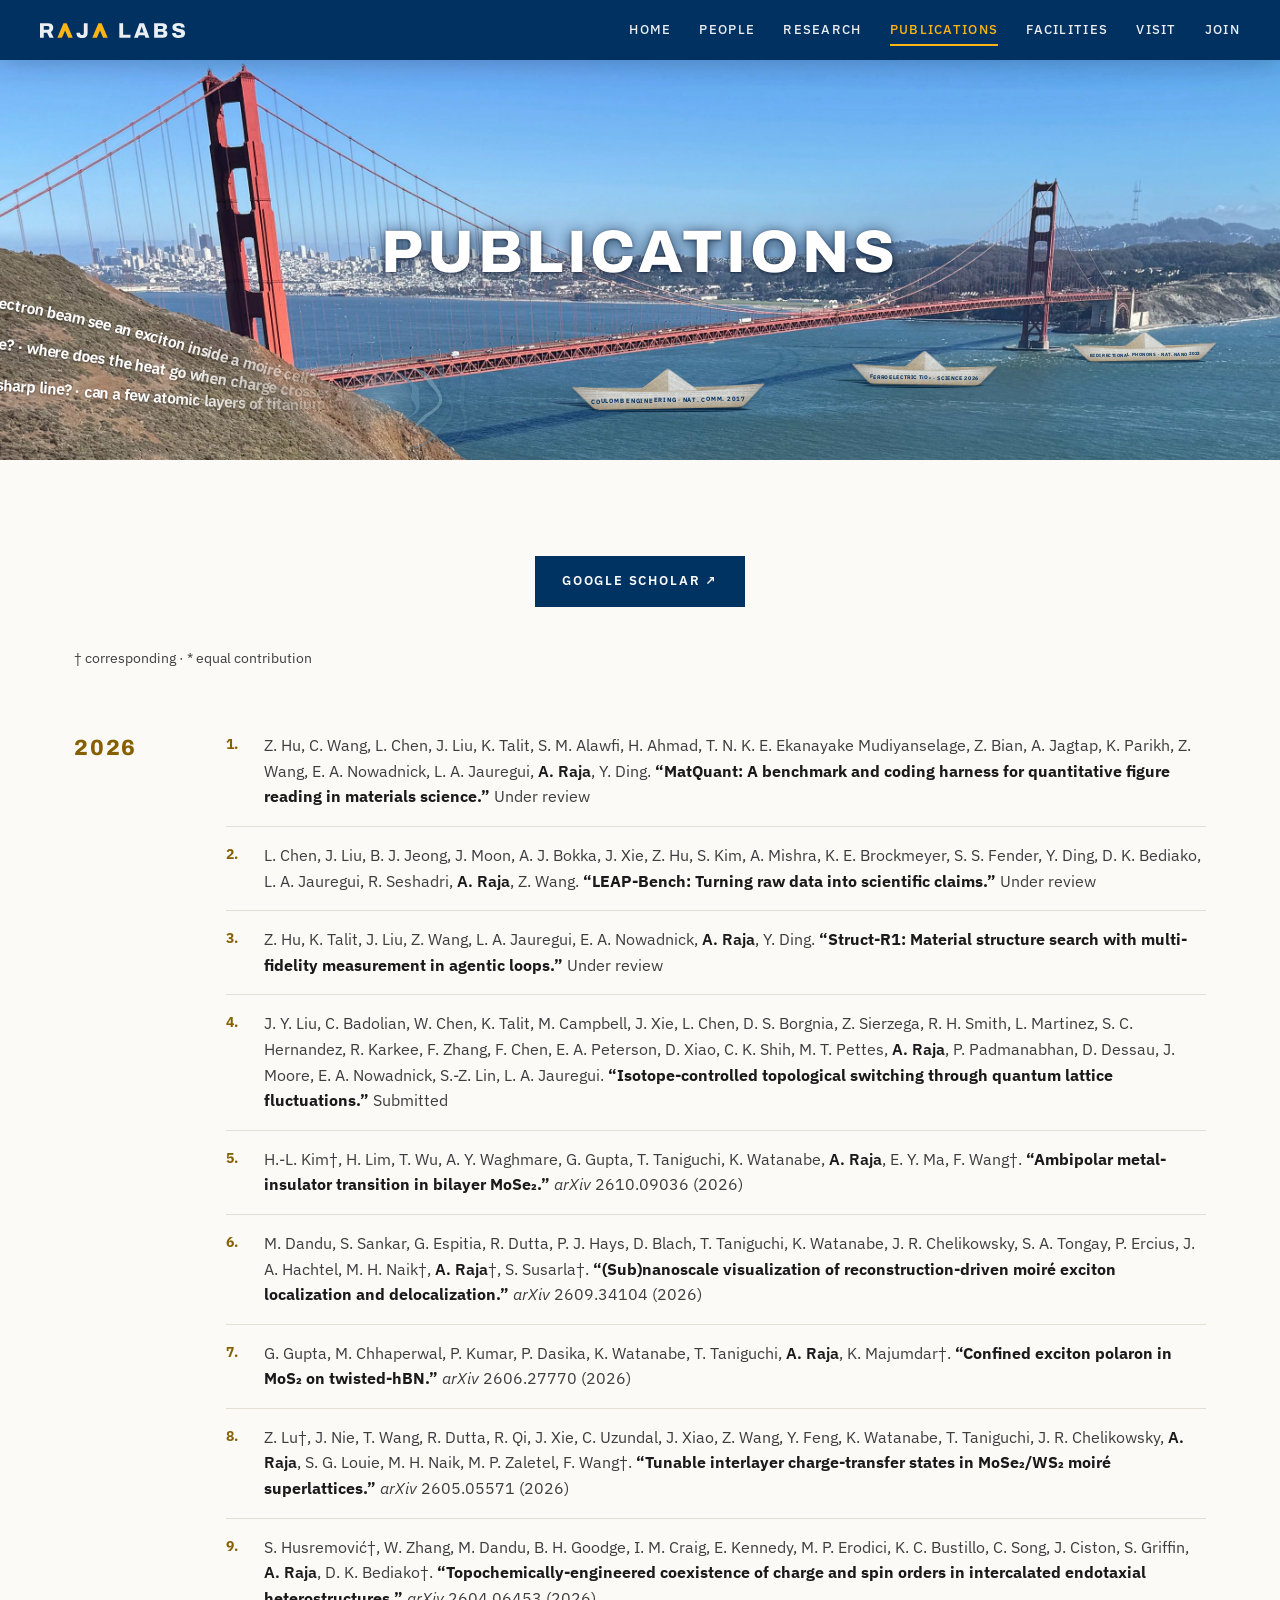
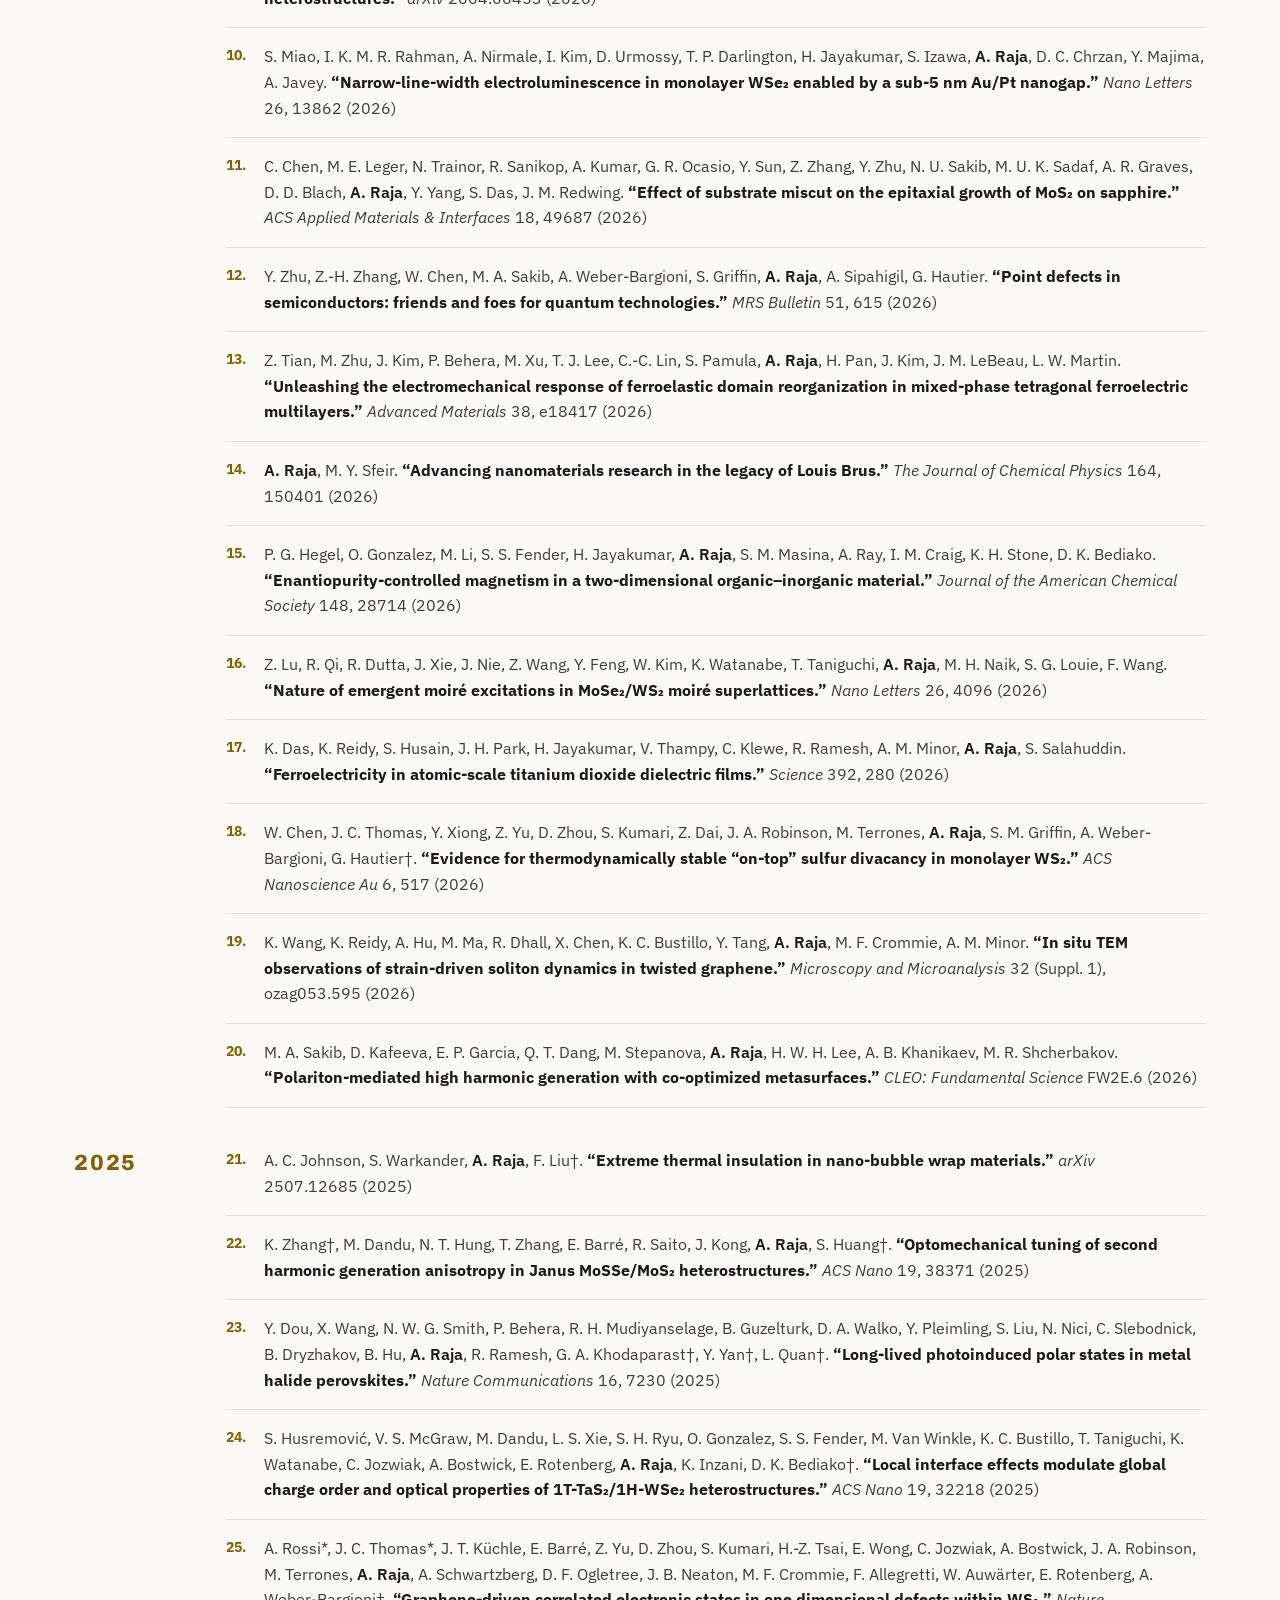
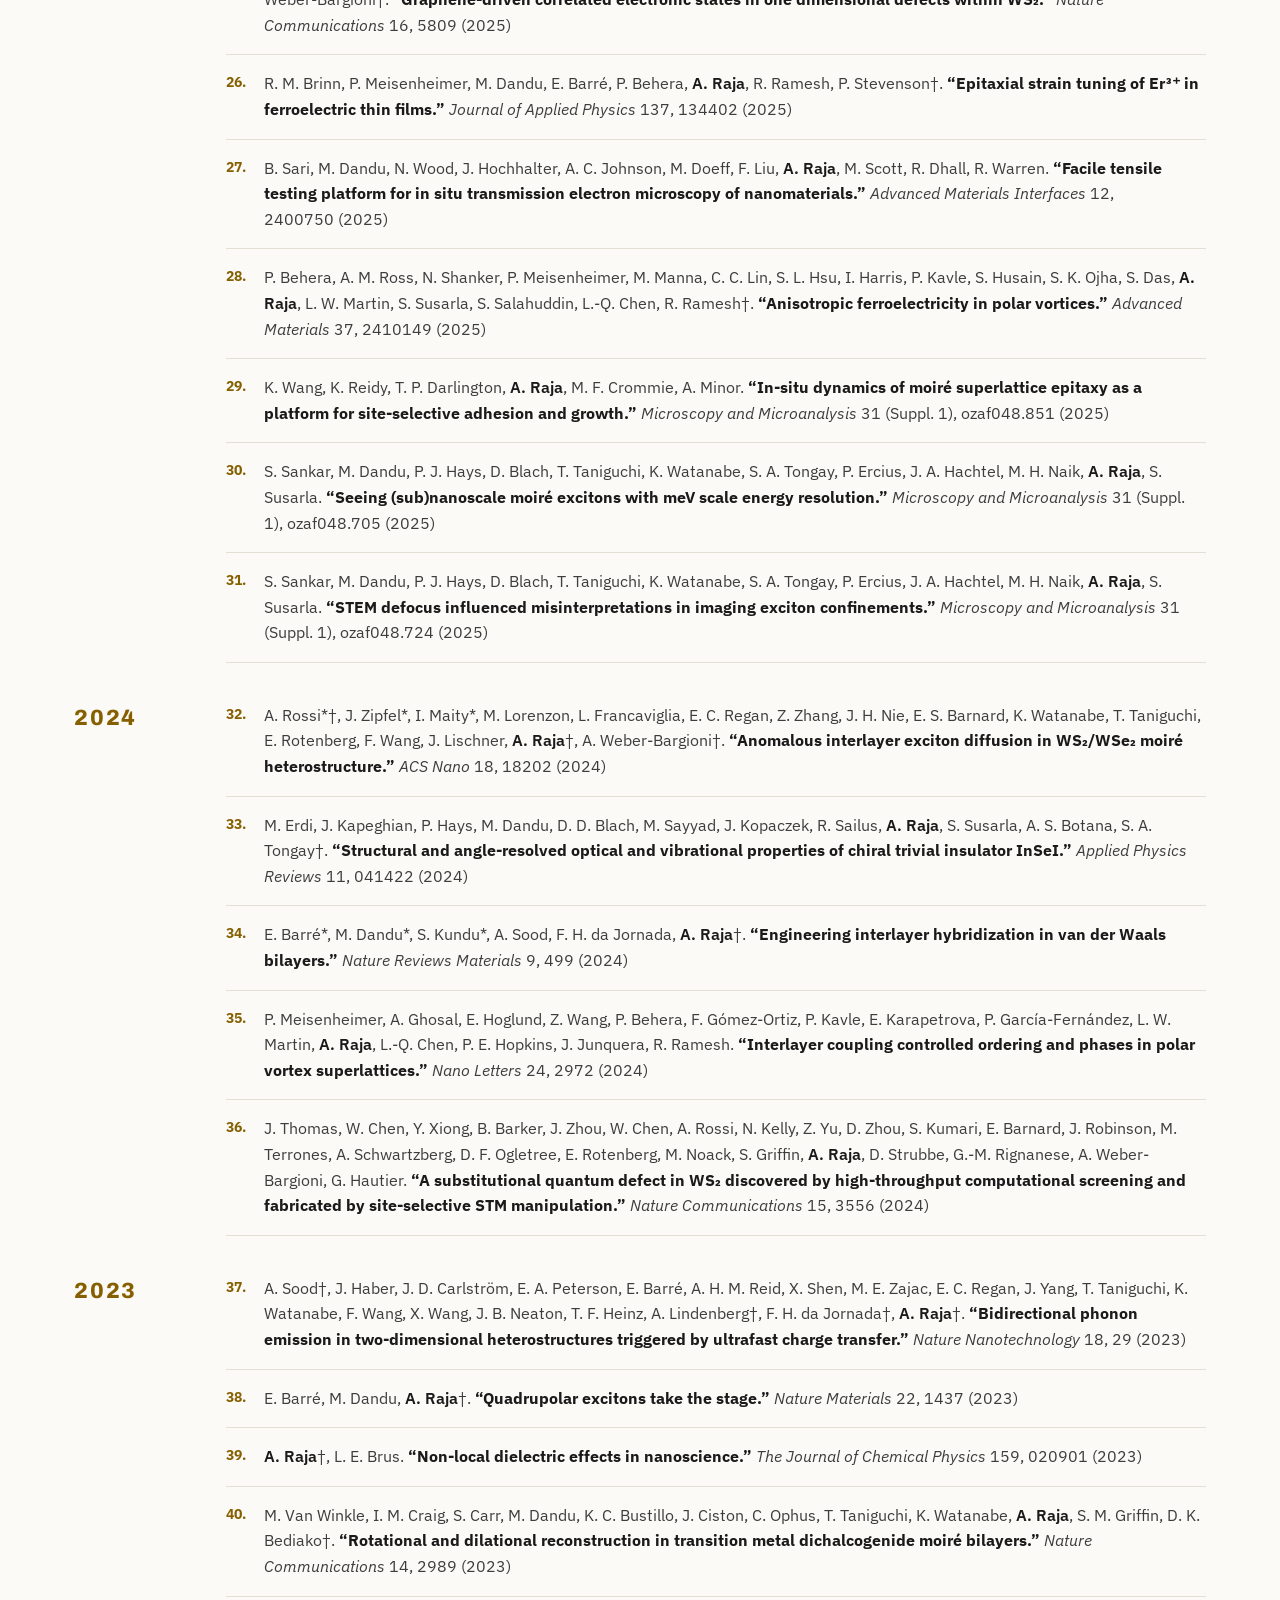
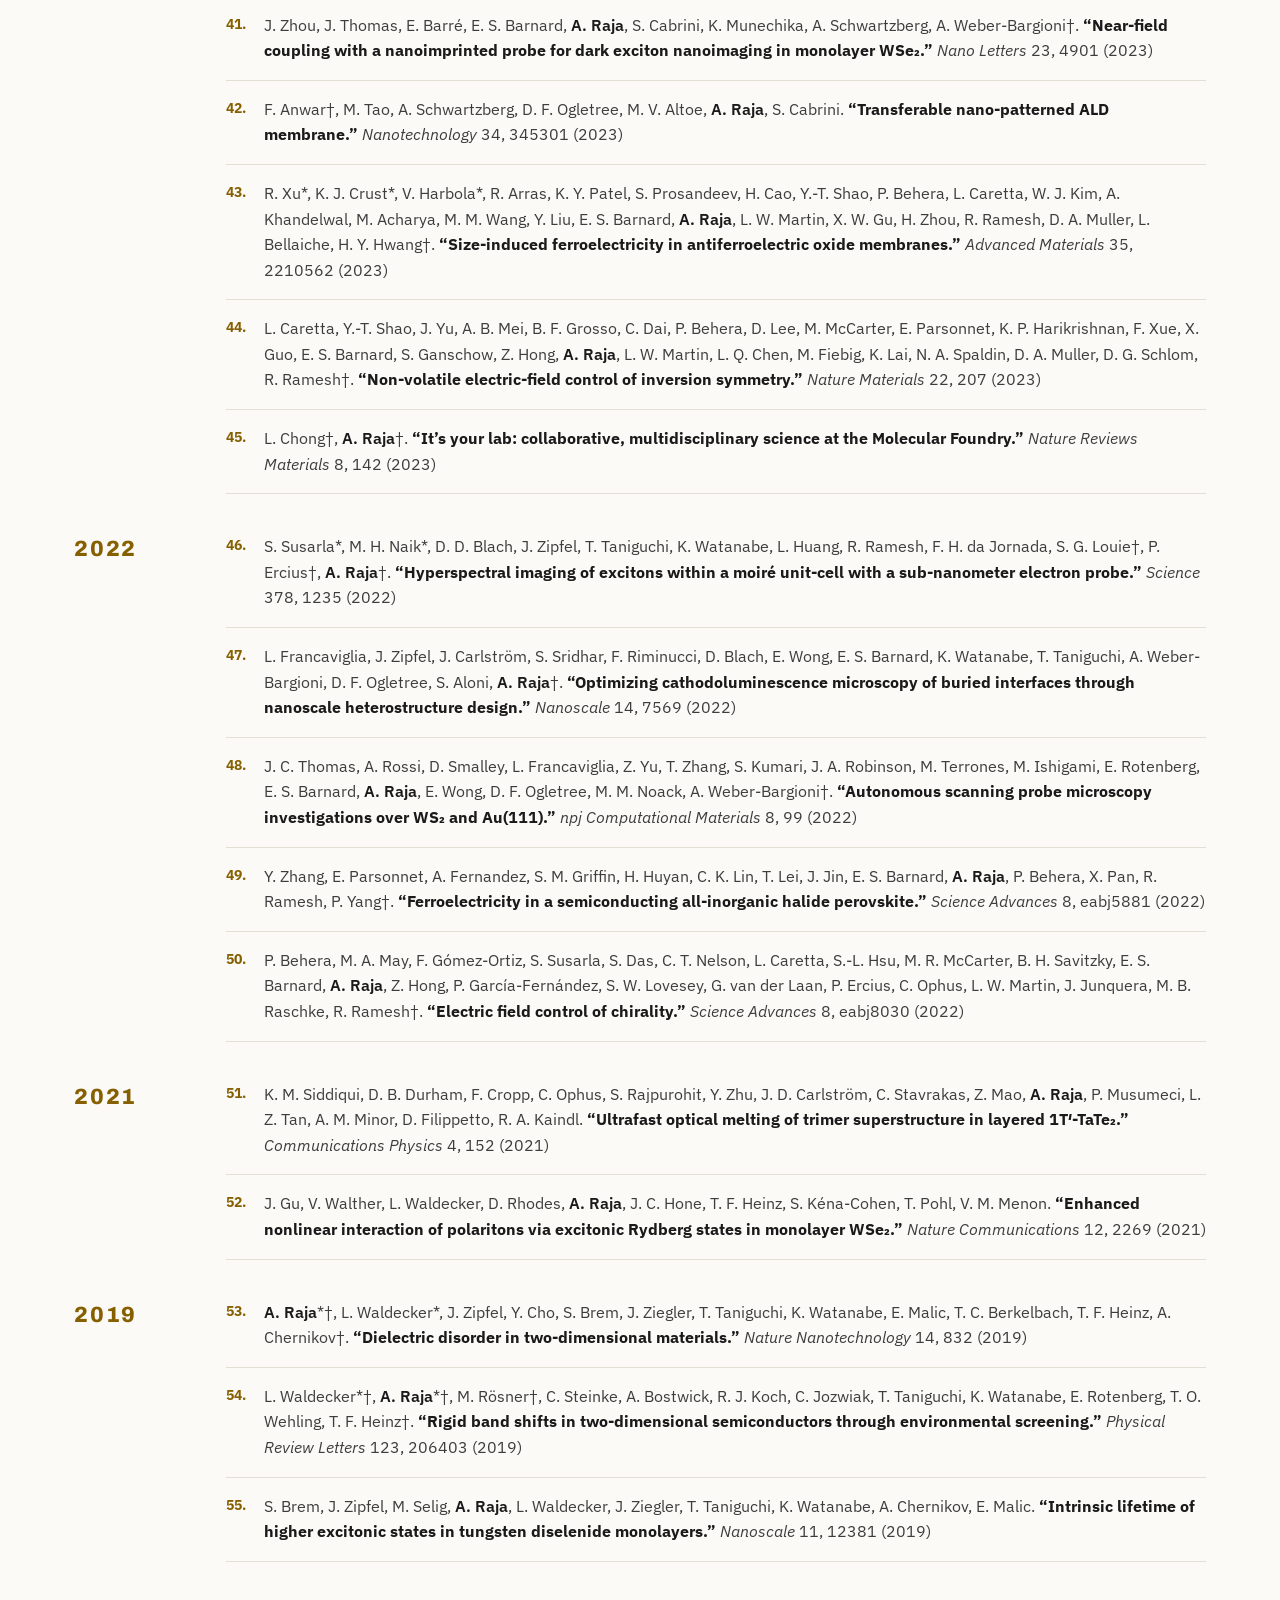
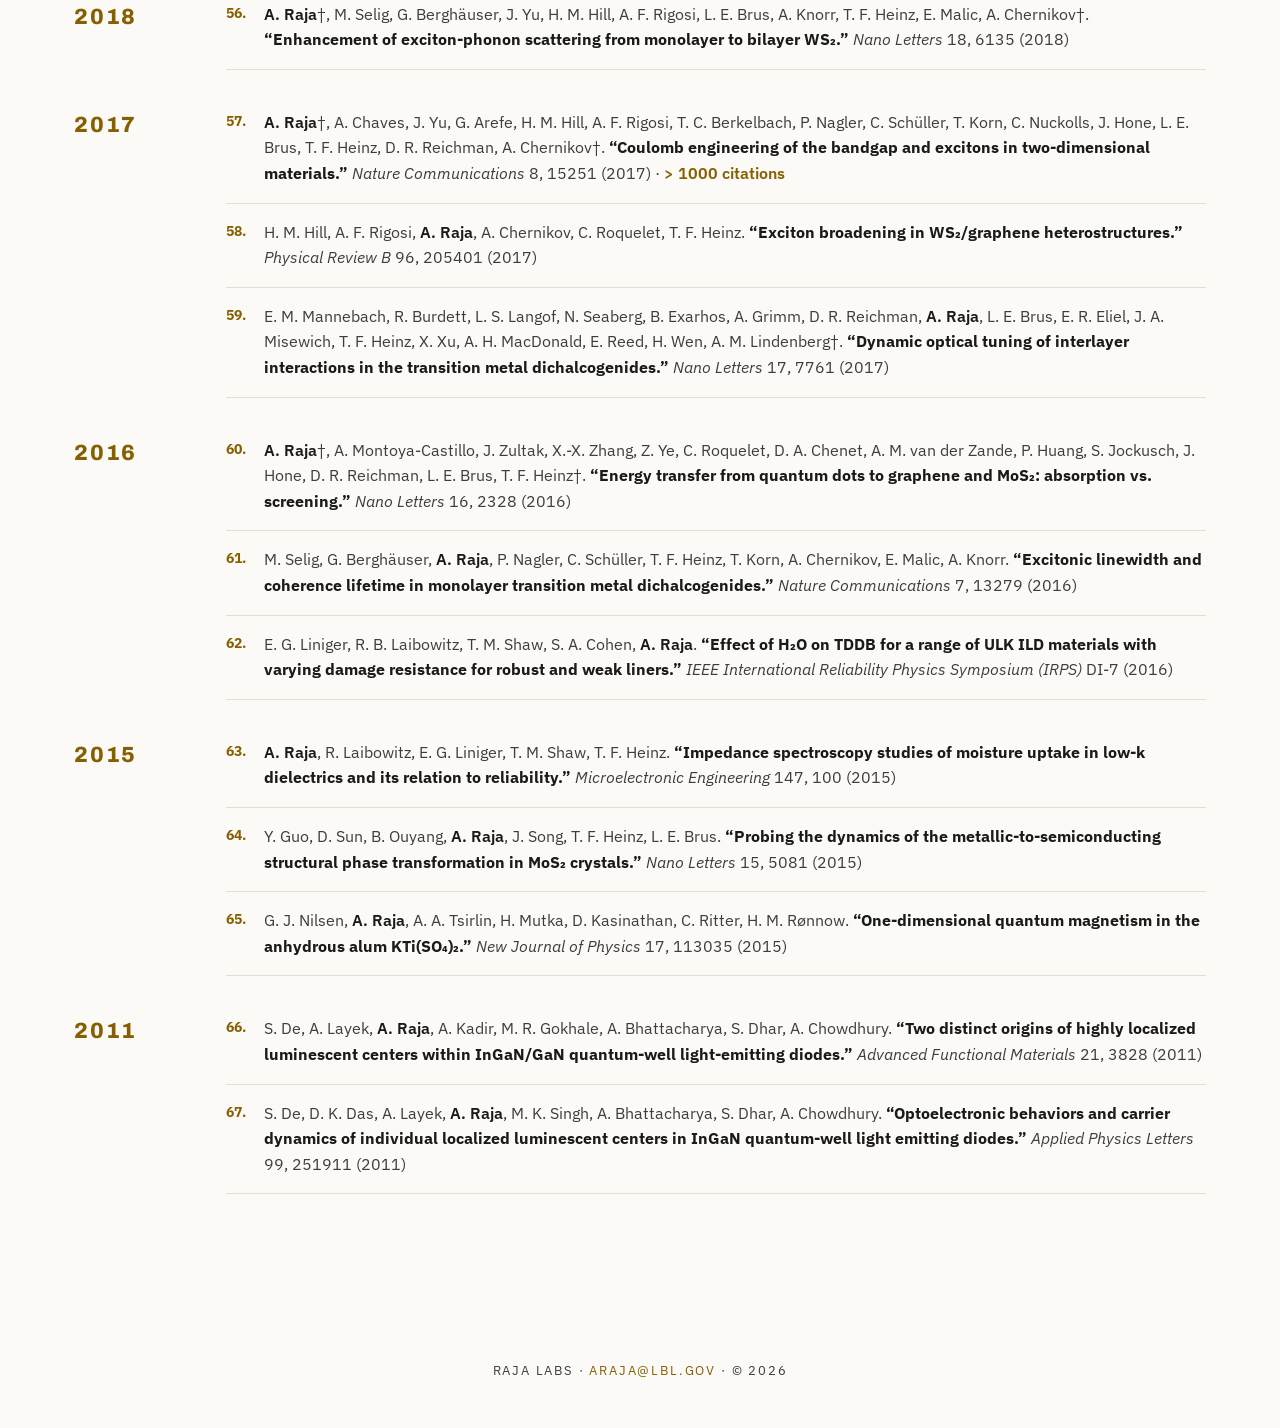
<file: publications.html>
<!DOCTYPE html>
<html lang="en">
<head>
  <meta charset="utf-8">
  <meta name="viewport" content="width=device-width, initial-scale=1">
  <title>Publications · Raja Labs</title>
  <meta name="description" content="Publications by Archana Raja and Raja Labs, including Science and Nature Nanotechnology papers on excitons and screening in 2D materials.">
  <link rel="canonical" href="https://rajalabs.lbl.gov/publications.html">
  <meta name="robots" content="index, follow">
  <meta name="theme-color" content="#003262">
  <link rel="icon" href="assets/favicon.svg" type="image/svg+xml">
  <link rel="apple-touch-icon" href="assets/apple-touch-icon.png">

  <!-- Open Graph / social previews -->
  <meta property="og:type" content="website">
  <meta property="og:site_name" content="Raja Labs">
  <meta property="og:locale" content="en_US">
  <meta property="og:title" content="Publications · Raja Labs">
  <meta property="og:description" content="Publications by Archana Raja and Raja Labs, including Science and Nature Nanotechnology papers on excitons and screening in 2D materials.">
  <meta property="og:url" content="https://rajalabs.lbl.gov/publications.html">
  <meta property="og:image" content="https://rajalabs.lbl.gov/assets/hero.jpg">
  <meta property="og:image:alt" content="Sunset over the Berkeley hills and San Francisco Bay">
  <meta name="twitter:card" content="summary_large_image">

  <link rel="preconnect" href="https://fonts.googleapis.com">
  <link rel="preconnect" href="https://fonts.gstatic.com" crossorigin>
  <link href="https://fonts.googleapis.com/css2?family=Archivo:wght@500;600;700;800;900&family=IBM+Plex+Sans:ital,wght@0,400;0,500;0,600;0,700;1,400&display=swap" rel="stylesheet">
  <link rel="stylesheet" href="css/styles.css">
  <script>document.documentElement.classList.add('js')</script>
  <script src="js/main.js" defer></script>
  <script src="js/visits.js" defer></script>
  <script src="js/ticker.js" defer></script>
  <script type="application/ld+json">
  {
    "@context": "https://schema.org",
    "@type": "BreadcrumbList",
    "itemListElement": [
      {
        "@type": "ListItem",
        "position": 1,
        "name": "Home",
        "item": "https://rajalabs.lbl.gov/"
      },
      {
        "@type": "ListItem",
        "position": 2,
        "name": "Publications",
        "item": "https://rajalabs.lbl.gov/publications.html"
      }
    ]
  }
  </script>
</head>
<body>
  <a class="skip-link" href="#main">Skip to content</a>

  <!-- NAV -->
  <nav class="nav nav--solid" id="nav">
    <a href="index.html" class="nav__brand" aria-label="Raja Labs"><svg class="nav__logo" viewBox="0 0 6917 711" aria-hidden="true" focusable="false"><use href="assets/wordmark.svg#wordmark"/></svg></a>
    <button class="nav__toggle" id="nav-toggle" aria-label="Toggle menu" aria-expanded="false" aria-controls="nav-links">
      <span></span><span></span><span></span>
    </button>
    <div class="nav__links" id="nav-links">
      <a href="index.html" class="nav__link">Home</a>
      <a href="about.html" class="nav__link">People</a>
      <a href="research.html" class="nav__link">Research</a>
      <a href="publications.html" class="nav__link is-active" aria-current="page">Publications</a>
      <a href="facilities.html" class="nav__link">Facilities</a>
      <a href="visit.html" class="nav__link">Visit</a>
      <a href="join.html" class="nav__link">Join</a>
    </div>
  </nav>

  <main id="main">
    <!-- PAGE HEADER: questions from the papers run into the wavefront, papers sail out as paper boats (js/ticker.js) -->
    <header class="page-head page-head--fleet">
      <div class="fleet">
        <div class="ticker" id="pub-ticker" aria-hidden="true"></div>
        <div class="fleet__head">
          <h1 class="page-head__title fleet__title">Publications</h1>
        </div>
      </div>
    </header>

    <!-- PUBLICATIONS -->
    <section class="publications">
      <h2 class="sr-only">All publications</h2>
      <div class="allpubs" id="all-publications">
        <div class="allpubs__scholar">
          <a href="https://scholar.google.com/citations?user=sm4CJXAAAAAJ&amp;hl=en" target="_blank" rel="noopener" class="btn btn--solid">Google Scholar ↗<span class="sr-only"> (opens in a new tab)</span></a>
        </div>
        <p class="pubs__legend">† corresponding · * equal contribution</p>
        <div class="allpubs__group">
          <h3 class="allpubs__year">2026</h3>
          <ol class="pubs">
            <li class="pub" id="pub-1">
              <span class="pub__n">1.</span>
              <p>Z. Hu, C. Wang, L. Chen, J. Liu, K. Talit, S. M. Alawfi, H. Ahmad, T. N. K. E. Ekanayake Mudiyanselage, Z. Bian, A. Jagtap, K. Parikh, Z. Wang, E. A. Nowadnick, L. A. Jauregui, <b>A. Raja</b>, Y. Ding. <strong>“MatQuant: A benchmark and coding harness for quantitative figure reading in materials science.”</strong> Under review</p>
            </li>
            <li class="pub" id="pub-2">
              <span class="pub__n">2.</span>
              <p>L. Chen, J. Liu, B. J. Jeong, J. Moon, A. J. Bokka, J. Xie, Z. Hu, S. Kim, A. Mishra, K. E. Brockmeyer, S. S. Fender, Y. Ding, D. K. Bediako, L. A. Jauregui, R. Seshadri, <b>A. Raja</b>, Z. Wang. <strong>“LEAP-Bench: Turning raw data into scientific claims.”</strong> Under review</p>
            </li>
            <li class="pub" id="pub-3">
              <span class="pub__n">3.</span>
              <p>Z. Hu, K. Talit, J. Liu, Z. Wang, L. A. Jauregui, E. A. Nowadnick, <b>A. Raja</b>, Y. Ding. <strong>“Struct-R1: Material structure search with multi-fidelity measurement in agentic loops.”</strong> Under review</p>
            </li>
            <li class="pub" id="pub-4">
              <span class="pub__n">4.</span>
              <p>J. Y. Liu, C. Badolian, W. Chen, K. Talit, M. Campbell, J. Xie, L. Chen, D. S. Borgnia, Z. Sierzega, R. H. Smith, L. Martinez, S. C. Hernandez, R. Karkee, F. Zhang, F. Chen, E. A. Peterson, D. Xiao, C. K. Shih, M. T. Pettes, <b>A. Raja</b>, P. Padmanabhan, D. Dessau, J. Moore, E. A. Nowadnick, S.-Z. Lin, L. A. Jauregui. <strong>“Isotope-controlled topological switching through quantum lattice fluctuations.”</strong> Submitted</p>
            </li>
            <li class="pub" id="pub-5">
              <span class="pub__n">5.</span>
              <p>H.-L. Kim†, H. Lim, T. Wu, A. Y. Waghmare, G. Gupta, T. Taniguchi, K. Watanabe, <b>A. Raja</b>, E. Y. Ma, F. Wang†. <strong>“Ambipolar metal-insulator transition in bilayer MoSe₂.”</strong> <em>arXiv</em> 2610.09036 (2026)</p>
            </li>
            <li class="pub" id="pub-6">
              <span class="pub__n">6.</span>
              <p>M. Dandu, S. Sankar, G. Espitia, R. Dutta, P. J. Hays, D. Blach, T. Taniguchi, K. Watanabe, J. R. Chelikowsky, S. A. Tongay, P. Ercius, J. A. Hachtel, M. H. Naik†, <b>A. Raja</b>†, S. Susarla†. <strong>“(Sub)nanoscale visualization of reconstruction-driven moiré exciton localization and delocalization.”</strong> <em>arXiv</em> 2609.34104 (2026)</p>
            </li>
            <li class="pub" id="pub-7">
              <span class="pub__n">7.</span>
              <p>G. Gupta, M. Chhaperwal, P. Kumar, P. Dasika, K. Watanabe, T. Taniguchi, <b>A. Raja</b>, K. Majumdar†. <strong>“Confined exciton polaron in MoS₂ on twisted-hBN.”</strong> <em>arXiv</em> 2606.27770 (2026)</p>
            </li>
            <li class="pub" id="pub-8">
              <span class="pub__n">8.</span>
              <p>Z. Lu†, J. Nie, T. Wang, R. Dutta, R. Qi, J. Xie, C. Uzundal, J. Xiao, Z. Wang, Y. Feng, K. Watanabe, T. Taniguchi, J. R. Chelikowsky, <b>A. Raja</b>, S. G. Louie, M. H. Naik, M. P. Zaletel, F. Wang†. <strong>“Tunable interlayer charge-transfer states in MoSe₂/WS₂ moiré superlattices.”</strong> <em>arXiv</em> 2605.05571 (2026)</p>
            </li>
            <li class="pub" id="pub-9">
              <span class="pub__n">9.</span>
              <p>S. Husremović†, W. Zhang, M. Dandu, B. H. Goodge, I. M. Craig, E. Kennedy, M. P. Erodici, K. C. Bustillo, C. Song, J. Ciston, S. Griffin, <b>A. Raja</b>, D. K. Bediako†. <strong>“Topochemically-engineered coexistence of charge and spin orders in intercalated endotaxial heterostructures.”</strong> <em>arXiv</em> 2604.06453 (2026)</p>
            </li>
            <li class="pub" id="pub-10">
              <span class="pub__n">10.</span>
              <p>S. Miao, I. K. M. R. Rahman, A. Nirmale, I. Kim, D. Urmossy, T. P. Darlington, H. Jayakumar, S. Izawa, <b>A. Raja</b>, D. C. Chrzan, Y. Majima, A. Javey. <strong>“Narrow-line-width electroluminescence in monolayer WSe₂ enabled by a sub-5 nm Au/Pt nanogap.”</strong> <em>Nano Letters</em> 26, 13862 (2026)</p>
            </li>
            <li class="pub" id="pub-11">
              <span class="pub__n">11.</span>
              <p>C. Chen, M. E. Leger, N. Trainor, R. Sanikop, A. Kumar, G. R. Ocasio, Y. Sun, Z. Zhang, Y. Zhu, N. U. Sakib, M. U. K. Sadaf, A. R. Graves, D. D. Blach, <b>A. Raja</b>, Y. Yang, S. Das, J. M. Redwing. <strong>“Effect of substrate miscut on the epitaxial growth of MoS₂ on sapphire.”</strong> <em>ACS Applied Materials &amp; Interfaces</em> 18, 49687 (2026)</p>
            </li>
            <li class="pub" id="pub-12">
              <span class="pub__n">12.</span>
              <p>Y. Zhu, Z.-H. Zhang, W. Chen, M. A. Sakib, A. Weber-Bargioni, S. Griffin, <b>A. Raja</b>, A. Sipahigil, G. Hautier. <strong>“Point defects in semiconductors: friends and foes for quantum technologies.”</strong> <em>MRS Bulletin</em> 51, 615 (2026)</p>
            </li>
            <li class="pub" id="pub-13">
              <span class="pub__n">13.</span>
              <p>Z. Tian, M. Zhu, J. Kim, P. Behera, M. Xu, T. J. Lee, C.-C. Lin, S. Pamula, <b>A. Raja</b>, H. Pan, J. Kim, J. M. LeBeau, L. W. Martin. <strong>“Unleashing the electromechanical response of ferroelastic domain reorganization in mixed-phase tetragonal ferroelectric multilayers.”</strong> <em>Advanced Materials</em> 38, e18417 (2026)</p>
            </li>
            <li class="pub" id="pub-14">
              <span class="pub__n">14.</span>
              <p><b>A. Raja</b>, M. Y. Sfeir. <strong>“Advancing nanomaterials research in the legacy of Louis Brus.”</strong> <em>The Journal of Chemical Physics</em> 164, 150401 (2026)</p>
            </li>
            <li class="pub" id="pub-15">
              <span class="pub__n">15.</span>
              <p>P. G. Hegel, O. Gonzalez, M. Li, S. S. Fender, H. Jayakumar, <b>A. Raja</b>, S. M. Masina, A. Ray, I. M. Craig, K. H. Stone, D. K. Bediako. <strong>“Enantiopurity-controlled magnetism in a two-dimensional organic–inorganic material.”</strong> <em>Journal of the American Chemical Society</em> 148, 28714 (2026)</p>
            </li>
            <li class="pub" id="pub-16">
              <span class="pub__n">16.</span>
              <p>Z. Lu, R. Qi, R. Dutta, J. Xie, J. Nie, Z. Wang, Y. Feng, W. Kim, K. Watanabe, T. Taniguchi, <b>A. Raja</b>, M. H. Naik, S. G. Louie, F. Wang. <strong>“Nature of emergent moiré excitations in MoSe₂/WS₂ moiré superlattices.”</strong> <em>Nano Letters</em> 26, 4096 (2026)</p>
            </li>
            <li class="pub" id="pub-17">
              <span class="pub__n">17.</span>
              <p>K. Das, K. Reidy, S. Husain, J. H. Park, H. Jayakumar, V. Thampy, C. Klewe, R. Ramesh, A. M. Minor, <b>A. Raja</b>, S. Salahuddin. <strong>“Ferroelectricity in atomic-scale titanium dioxide dielectric films.”</strong> <em>Science</em> 392, 280 (2026)</p>
            </li>
            <li class="pub" id="pub-18">
              <span class="pub__n">18.</span>
              <p>W. Chen, J. C. Thomas, Y. Xiong, Z. Yu, D. Zhou, S. Kumari, Z. Dai, J. A. Robinson, M. Terrones, <b>A. Raja</b>, S. M. Griffin, A. Weber-Bargioni, G. Hautier†. <strong>“Evidence for thermodynamically stable “on-top” sulfur divacancy in monolayer WS₂.”</strong> <em>ACS Nanoscience Au</em> 6, 517 (2026)</p>
            </li>
            <li class="pub" id="pub-19">
              <span class="pub__n">19.</span>
              <p>K. Wang, K. Reidy, A. Hu, M. Ma, R. Dhall, X. Chen, K. C. Bustillo, Y. Tang, <b>A. Raja</b>, M. F. Crommie, A. M. Minor. <strong>“In situ TEM observations of strain-driven soliton dynamics in twisted graphene.”</strong> <em>Microscopy and Microanalysis</em> 32 (Suppl. 1), ozag053.595 (2026)</p>
            </li>
            <li class="pub" id="pub-20">
              <span class="pub__n">20.</span>
              <p>M. A. Sakib, D. Kafeeva, E. P. Garcia, Q. T. Dang, M. Stepanova, <b>A. Raja</b>, H. W. H. Lee, A. B. Khanikaev, M. R. Shcherbakov. <strong>“Polariton-mediated high harmonic generation with co-optimized metasurfaces.”</strong> <em>CLEO: Fundamental Science</em> FW2E.6 (2026)</p>
            </li>
          </ol>
        </div>
        <div class="allpubs__group">
          <h3 class="allpubs__year">2025</h3>
          <ol class="pubs">
            <li class="pub" id="pub-21">
              <span class="pub__n">21.</span>
              <p>A. C. Johnson, S. Warkander, <b>A. Raja</b>, F. Liu†. <strong>“Extreme thermal insulation in nano-bubble wrap materials.”</strong> <em>arXiv</em> 2507.12685 (2025)</p>
            </li>
            <li class="pub" id="pub-22">
              <span class="pub__n">22.</span>
              <p>K. Zhang†, M. Dandu, N. T. Hung, T. Zhang, E. Barré, R. Saito, J. Kong, <b>A. Raja</b>, S. Huang†. <strong>“Optomechanical tuning of second harmonic generation anisotropy in Janus MoSSe/MoS₂ heterostructures.”</strong> <em>ACS Nano</em> 19, 38371 (2025)</p>
            </li>
            <li class="pub" id="pub-23">
              <span class="pub__n">23.</span>
              <p>Y. Dou, X. Wang, N. W. G. Smith, P. Behera, R. H. Mudiyanselage, B. Guzelturk, D. A. Walko, Y. Pleimling, S. Liu, N. Nici, C. Slebodnick, B. Dryzhakov, B. Hu, <b>A. Raja</b>, R. Ramesh, G. A. Khodaparast†, Y. Yan†, L. Quan†. <strong>“Long-lived photoinduced polar states in metal halide perovskites.”</strong> <em>Nature Communications</em> 16, 7230 (2025)</p>
            </li>
            <li class="pub" id="pub-24">
              <span class="pub__n">24.</span>
              <p>S. Husremović, V. S. McGraw, M. Dandu, L. S. Xie, S. H. Ryu, O. Gonzalez, S. S. Fender, M. Van Winkle, K. C. Bustillo, T. Taniguchi, K. Watanabe, C. Jozwiak, A. Bostwick, E. Rotenberg, <b>A. Raja</b>, K. Inzani, D. K. Bediako†. <strong>“Local interface effects modulate global charge order and optical properties of 1T-TaS₂/1H-WSe₂ heterostructures.”</strong> <em>ACS Nano</em> 19, 32218 (2025)</p>
            </li>
            <li class="pub" id="pub-25">
              <span class="pub__n">25.</span>
              <p>A. Rossi*, J. C. Thomas*, J. T. Küchle, E. Barré, Z. Yu, D. Zhou, S. Kumari, H.-Z. Tsai, E. Wong, C. Jozwiak, A. Bostwick, J. A. Robinson, M. Terrones, <b>A. Raja</b>, A. Schwartzberg, D. F. Ogletree, J. B. Neaton, M. F. Crommie, F. Allegretti, W. Auwärter, E. Rotenberg, A. Weber-Bargioni†. <strong>“Graphene-driven correlated electronic states in one dimensional defects within WS₂.”</strong> <em>Nature Communications</em> 16, 5809 (2025)</p>
            </li>
            <li class="pub" id="pub-26">
              <span class="pub__n">26.</span>
              <p>R. M. Brinn, P. Meisenheimer, M. Dandu, E. Barré, P. Behera, <b>A. Raja</b>, R. Ramesh, P. Stevenson†. <strong>“Epitaxial strain tuning of Er³⁺ in ferroelectric thin films.”</strong> <em>Journal of Applied Physics</em> 137, 134402 (2025)</p>
            </li>
            <li class="pub" id="pub-27">
              <span class="pub__n">27.</span>
              <p>B. Sari, M. Dandu, N. Wood, J. Hochhalter, A. C. Johnson, M. Doeff, F. Liu, <b>A. Raja</b>, M. Scott, R. Dhall, R. Warren. <strong>“Facile tensile testing platform for in situ transmission electron microscopy of nanomaterials.”</strong> <em>Advanced Materials Interfaces</em> 12, 2400750 (2025)</p>
            </li>
            <li class="pub" id="pub-28">
              <span class="pub__n">28.</span>
              <p>P. Behera, A. M. Ross, N. Shanker, P. Meisenheimer, M. Manna, C. C. Lin, S. L. Hsu, I. Harris, P. Kavle, S. Husain, S. K. Ojha, S. Das, <b>A. Raja</b>, L. W. Martin, S. Susarla, S. Salahuddin, L.-Q. Chen, R. Ramesh†. <strong>“Anisotropic ferroelectricity in polar vortices.”</strong> <em>Advanced Materials</em> 37, 2410149 (2025)</p>
            </li>
            <li class="pub" id="pub-29">
              <span class="pub__n">29.</span>
              <p>K. Wang, K. Reidy, T. P. Darlington, <b>A. Raja</b>, M. F. Crommie, A. Minor. <strong>“In-situ dynamics of moiré superlattice epitaxy as a platform for site-selective adhesion and growth.”</strong> <em>Microscopy and Microanalysis</em> 31 (Suppl. 1), ozaf048.851 (2025)</p>
            </li>
            <li class="pub" id="pub-30">
              <span class="pub__n">30.</span>
              <p>S. Sankar, M. Dandu, P. J. Hays, D. Blach, T. Taniguchi, K. Watanabe, S. A. Tongay, P. Ercius, J. A. Hachtel, M. H. Naik, <b>A. Raja</b>, S. Susarla. <strong>“Seeing (sub)nanoscale moiré excitons with meV scale energy resolution.”</strong> <em>Microscopy and Microanalysis</em> 31 (Suppl. 1), ozaf048.705 (2025)</p>
            </li>
            <li class="pub" id="pub-31">
              <span class="pub__n">31.</span>
              <p>S. Sankar, M. Dandu, P. J. Hays, D. Blach, T. Taniguchi, K. Watanabe, S. A. Tongay, P. Ercius, J. A. Hachtel, M. H. Naik, <b>A. Raja</b>, S. Susarla. <strong>“STEM defocus influenced misinterpretations in imaging exciton confinements.”</strong> <em>Microscopy and Microanalysis</em> 31 (Suppl. 1), ozaf048.724 (2025)</p>
            </li>
          </ol>
        </div>
        <div class="allpubs__group">
          <h3 class="allpubs__year">2024</h3>
          <ol class="pubs">
            <li class="pub" id="pub-32">
              <span class="pub__n">32.</span>
              <p>A. Rossi*†, J. Zipfel*, I. Maity*, M. Lorenzon, L. Francaviglia, E. C. Regan, Z. Zhang, J. H. Nie, E. S. Barnard, K. Watanabe, T. Taniguchi, E. Rotenberg, F. Wang, J. Lischner, <b>A. Raja</b>†, A. Weber-Bargioni†. <strong>“Anomalous interlayer exciton diffusion in WS₂/WSe₂ moiré heterostructure.”</strong> <em>ACS Nano</em> 18, 18202 (2024)</p>
            </li>
            <li class="pub" id="pub-33">
              <span class="pub__n">33.</span>
              <p>M. Erdi, J. Kapeghian, P. Hays, M. Dandu, D. D. Blach, M. Sayyad, J. Kopaczek, R. Sailus, <b>A. Raja</b>, S. Susarla, A. S. Botana, S. A. Tongay†. <strong>“Structural and angle-resolved optical and vibrational properties of chiral trivial insulator InSeI.”</strong> <em>Applied Physics Reviews</em> 11, 041422 (2024)</p>
            </li>
            <li class="pub" id="pub-34">
              <span class="pub__n">34.</span>
              <p>E. Barré*, M. Dandu*, S. Kundu*, A. Sood, F. H. da Jornada, <b>A. Raja</b>†. <strong>“Engineering interlayer hybridization in van der Waals bilayers.”</strong> <em>Nature Reviews Materials</em> 9, 499 (2024)</p>
            </li>
            <li class="pub" id="pub-35">
              <span class="pub__n">35.</span>
              <p>P. Meisenheimer, A. Ghosal, E. Hoglund, Z. Wang, P. Behera, F. Gómez-Ortiz, P. Kavle, E. Karapetrova, P. García-Fernández, L. W. Martin, <b>A. Raja</b>, L.-Q. Chen, P. E. Hopkins, J. Junquera, R. Ramesh. <strong>“Interlayer coupling controlled ordering and phases in polar vortex superlattices.”</strong> <em>Nano Letters</em> 24, 2972 (2024)</p>
            </li>
            <li class="pub" id="pub-36">
              <span class="pub__n">36.</span>
              <p>J. Thomas, W. Chen, Y. Xiong, B. Barker, J. Zhou, W. Chen, A. Rossi, N. Kelly, Z. Yu, D. Zhou, S. Kumari, E. Barnard, J. Robinson, M. Terrones, A. Schwartzberg, D. F. Ogletree, E. Rotenberg, M. Noack, S. Griffin, <b>A. Raja</b>, D. Strubbe, G.-M. Rignanese, A. Weber-Bargioni, G. Hautier. <strong>“A substitutional quantum defect in WS₂ discovered by high-throughput computational screening and fabricated by site-selective STM manipulation.”</strong> <em>Nature Communications</em> 15, 3556 (2024)</p>
            </li>
          </ol>
        </div>
        <div class="allpubs__group">
          <h3 class="allpubs__year">2023</h3>
          <ol class="pubs">
            <li class="pub" id="pub-37">
              <span class="pub__n">37.</span>
              <p>A. Sood†, J. Haber, J. D. Carlström, E. A. Peterson, E. Barré, A. H. M. Reid, X. Shen, M. E. Zajac, E. C. Regan, J. Yang, T. Taniguchi, K. Watanabe, F. Wang, X. Wang, J. B. Neaton, T. F. Heinz, A. Lindenberg†, F. H. da Jornada†, <b>A. Raja</b>†. <strong>“Bidirectional phonon emission in two-dimensional heterostructures triggered by ultrafast charge transfer.”</strong> <em>Nature Nanotechnology</em> 18, 29 (2023)</p>
            </li>
            <li class="pub" id="pub-38">
              <span class="pub__n">38.</span>
              <p>E. Barré, M. Dandu, <b>A. Raja</b>†. <strong>“Quadrupolar excitons take the stage.”</strong> <em>Nature Materials</em> 22, 1437 (2023)</p>
            </li>
            <li class="pub" id="pub-39">
              <span class="pub__n">39.</span>
              <p><b>A. Raja</b>†, L. E. Brus. <strong>“Non-local dielectric effects in nanoscience.”</strong> <em>The Journal of Chemical Physics</em> 159, 020901 (2023)</p>
            </li>
            <li class="pub" id="pub-40">
              <span class="pub__n">40.</span>
              <p>M. Van Winkle, I. M. Craig, S. Carr, M. Dandu, K. C. Bustillo, J. Ciston, C. Ophus, T. Taniguchi, K. Watanabe, <b>A. Raja</b>, S. M. Griffin, D. K. Bediako†. <strong>“Rotational and dilational reconstruction in transition metal dichalcogenide moiré bilayers.”</strong> <em>Nature Communications</em> 14, 2989 (2023)</p>
            </li>
            <li class="pub" id="pub-41">
              <span class="pub__n">41.</span>
              <p>J. Zhou, J. Thomas, E. Barré, E. S. Barnard, <b>A. Raja</b>, S. Cabrini, K. Munechika, A. Schwartzberg, A. Weber-Bargioni†. <strong>“Near-field coupling with a nanoimprinted probe for dark exciton nanoimaging in monolayer WSe₂.”</strong> <em>Nano Letters</em> 23, 4901 (2023)</p>
            </li>
            <li class="pub" id="pub-42">
              <span class="pub__n">42.</span>
              <p>F. Anwar†, M. Tao, A. Schwartzberg, D. F. Ogletree, M. V. Altoe, <b>A. Raja</b>, S. Cabrini. <strong>“Transferable nano-patterned ALD membrane.”</strong> <em>Nanotechnology</em> 34, 345301 (2023)</p>
            </li>
            <li class="pub" id="pub-43">
              <span class="pub__n">43.</span>
              <p>R. Xu*, K. J. Crust*, V. Harbola*, R. Arras, K. Y. Patel, S. Prosandeev, H. Cao, Y.-T. Shao, P. Behera, L. Caretta, W. J. Kim, A. Khandelwal, M. Acharya, M. M. Wang, Y. Liu, E. S. Barnard, <b>A. Raja</b>, L. W. Martin, X. W. Gu, H. Zhou, R. Ramesh, D. A. Muller, L. Bellaiche, H. Y. Hwang†. <strong>“Size-induced ferroelectricity in antiferroelectric oxide membranes.”</strong> <em>Advanced Materials</em> 35, 2210562 (2023)</p>
            </li>
            <li class="pub" id="pub-44">
              <span class="pub__n">44.</span>
              <p>L. Caretta, Y.-T. Shao, J. Yu, A. B. Mei, B. F. Grosso, C. Dai, P. Behera, D. Lee, M. McCarter, E. Parsonnet, K. P. Harikrishnan, F. Xue, X. Guo, E. S. Barnard, S. Ganschow, Z. Hong, <b>A. Raja</b>, L. W. Martin, L. Q. Chen, M. Fiebig, K. Lai, N. A. Spaldin, D. A. Muller, D. G. Schlom, R. Ramesh†. <strong>“Non-volatile electric-field control of inversion symmetry.”</strong> <em>Nature Materials</em> 22, 207 (2023)</p>
            </li>
            <li class="pub" id="pub-45">
              <span class="pub__n">45.</span>
              <p>L. Chong†, <b>A. Raja</b>†. <strong>“It’s your lab: collaborative, multidisciplinary science at the Molecular Foundry.”</strong> <em>Nature Reviews Materials</em> 8, 142 (2023)</p>
            </li>
          </ol>
        </div>
        <div class="allpubs__group">
          <h3 class="allpubs__year">2022</h3>
          <ol class="pubs">
            <li class="pub" id="pub-46">
              <span class="pub__n">46.</span>
              <p>S. Susarla*, M. H. Naik*, D. D. Blach, J. Zipfel, T. Taniguchi, K. Watanabe, L. Huang, R. Ramesh, F. H. da Jornada, S. G. Louie†, P. Ercius†, <b>A. Raja</b>†. <strong>“Hyperspectral imaging of excitons within a moiré unit-cell with a sub-nanometer electron probe.”</strong> <em>Science</em> 378, 1235 (2022)</p>
            </li>
            <li class="pub" id="pub-47">
              <span class="pub__n">47.</span>
              <p>L. Francaviglia, J. Zipfel, J. Carlström, S. Sridhar, F. Riminucci, D. Blach, E. Wong, E. S. Barnard, K. Watanabe, T. Taniguchi, A. Weber-Bargioni, D. F. Ogletree, S. Aloni, <b>A. Raja</b>†. <strong>“Optimizing cathodoluminescence microscopy of buried interfaces through nanoscale heterostructure design.”</strong> <em>Nanoscale</em> 14, 7569 (2022)</p>
            </li>
            <li class="pub" id="pub-48">
              <span class="pub__n">48.</span>
              <p>J. C. Thomas, A. Rossi, D. Smalley, L. Francaviglia, Z. Yu, T. Zhang, S. Kumari, J. A. Robinson, M. Terrones, M. Ishigami, E. Rotenberg, E. S. Barnard, <b>A. Raja</b>, E. Wong, D. F. Ogletree, M. M. Noack, A. Weber-Bargioni†. <strong>“Autonomous scanning probe microscopy investigations over WS₂ and Au(111).”</strong> <em>npj Computational Materials</em> 8, 99 (2022)</p>
            </li>
            <li class="pub" id="pub-49">
              <span class="pub__n">49.</span>
              <p>Y. Zhang, E. Parsonnet, A. Fernandez, S. M. Griffin, H. Huyan, C. K. Lin, T. Lei, J. Jin, E. S. Barnard, <b>A. Raja</b>, P. Behera, X. Pan, R. Ramesh, P. Yang†. <strong>“Ferroelectricity in a semiconducting all-inorganic halide perovskite.”</strong> <em>Science Advances</em> 8, eabj5881 (2022)</p>
            </li>
            <li class="pub" id="pub-50">
              <span class="pub__n">50.</span>
              <p>P. Behera, M. A. May, F. Gómez-Ortiz, S. Susarla, S. Das, C. T. Nelson, L. Caretta, S.-L. Hsu, M. R. McCarter, B. H. Savitzky, E. S. Barnard, <b>A. Raja</b>, Z. Hong, P. García-Fernández, S. W. Lovesey, G. van der Laan, P. Ercius, C. Ophus, L. W. Martin, J. Junquera, M. B. Raschke, R. Ramesh†. <strong>“Electric field control of chirality.”</strong> <em>Science Advances</em> 8, eabj8030 (2022)</p>
            </li>
          </ol>
        </div>
        <div class="allpubs__group">
          <h3 class="allpubs__year">2021</h3>
          <ol class="pubs">
            <li class="pub" id="pub-51">
              <span class="pub__n">51.</span>
              <p>K. M. Siddiqui, D. B. Durham, F. Cropp, C. Ophus, S. Rajpurohit, Y. Zhu, J. D. Carlström, C. Stavrakas, Z. Mao, <b>A. Raja</b>, P. Musumeci, L. Z. Tan, A. M. Minor, D. Filippetto, R. A. Kaindl. <strong>“Ultrafast optical melting of trimer superstructure in layered 1T′-TaTe₂.”</strong> <em>Communications Physics</em> 4, 152 (2021)</p>
            </li>
            <li class="pub" id="pub-52">
              <span class="pub__n">52.</span>
              <p>J. Gu, V. Walther, L. Waldecker, D. Rhodes, <b>A. Raja</b>, J. C. Hone, T. F. Heinz, S. Kéna-Cohen, T. Pohl, V. M. Menon. <strong>“Enhanced nonlinear interaction of polaritons via excitonic Rydberg states in monolayer WSe₂.”</strong> <em>Nature Communications</em> 12, 2269 (2021)</p>
            </li>
          </ol>
        </div>
        <div class="allpubs__group">
          <h3 class="allpubs__year">2019</h3>
          <ol class="pubs">
            <li class="pub" id="pub-53">
              <span class="pub__n">53.</span>
              <p><b>A. Raja</b>*†, L. Waldecker*, J. Zipfel, Y. Cho, S. Brem, J. Ziegler, T. Taniguchi, K. Watanabe, E. Malic, T. C. Berkelbach, T. F. Heinz, A. Chernikov†. <strong>“Dielectric disorder in two-dimensional materials.”</strong> <em>Nature Nanotechnology</em> 14, 832 (2019)</p>
            </li>
            <li class="pub" id="pub-54">
              <span class="pub__n">54.</span>
              <p>L. Waldecker*†, <b>A. Raja</b>*†, M. Rösner†, C. Steinke, A. Bostwick, R. J. Koch, C. Jozwiak, T. Taniguchi, K. Watanabe, E. Rotenberg, T. O. Wehling, T. F. Heinz†. <strong>“Rigid band shifts in two-dimensional semiconductors through environmental screening.”</strong> <em>Physical Review Letters</em> 123, 206403 (2019)</p>
            </li>
            <li class="pub" id="pub-55">
              <span class="pub__n">55.</span>
              <p>S. Brem, J. Zipfel, M. Selig, <b>A. Raja</b>, L. Waldecker, J. Ziegler, T. Taniguchi, K. Watanabe, A. Chernikov, E. Malic. <strong>“Intrinsic lifetime of higher excitonic states in tungsten diselenide monolayers.”</strong> <em>Nanoscale</em> 11, 12381 (2019)</p>
            </li>
          </ol>
        </div>
        <div class="allpubs__group">
          <h3 class="allpubs__year">2018</h3>
          <ol class="pubs">
            <li class="pub" id="pub-56">
              <span class="pub__n">56.</span>
              <p><b>A. Raja</b>†, M. Selig, G. Berghäuser, J. Yu, H. M. Hill, A. F. Rigosi, L. E. Brus, A. Knorr, T. F. Heinz, E. Malic, A. Chernikov†. <strong>“Enhancement of exciton-phonon scattering from monolayer to bilayer WS₂.”</strong> <em>Nano Letters</em> 18, 6135 (2018)</p>
            </li>
          </ol>
        </div>
        <div class="allpubs__group">
          <h3 class="allpubs__year">2017</h3>
          <ol class="pubs">
            <li class="pub" id="pub-57">
              <span class="pub__n">57.</span>
              <p><b>A. Raja</b>†, A. Chaves, J. Yu, G. Arefe, H. M. Hill, A. F. Rigosi, T. C. Berkelbach, P. Nagler, C. Schüller, T. Korn, C. Nuckolls, J. Hone, L. E. Brus, T. F. Heinz, D. R. Reichman, A. Chernikov†. <strong>“Coulomb engineering of the bandgap and excitons in two-dimensional materials.”</strong> <em>Nature Communications</em> 8, 15251 (2017)&nbsp;· <span class="pub__note">&gt; 1000 citations</span></p>
            </li>
            <li class="pub" id="pub-58">
              <span class="pub__n">58.</span>
              <p>H. M. Hill, A. F. Rigosi, <b>A. Raja</b>, A. Chernikov, C. Roquelet, T. F. Heinz. <strong>“Exciton broadening in WS₂/graphene heterostructures.”</strong> <em>Physical Review B</em> 96, 205401 (2017)</p>
            </li>
            <li class="pub" id="pub-59">
              <span class="pub__n">59.</span>
              <p>E. M. Mannebach, R. Burdett, L. S. Langof, N. Seaberg, B. Exarhos, A. Grimm, D. R. Reichman, <b>A. Raja</b>, L. E. Brus, E. R. Eliel, J. A. Misewich, T. F. Heinz, X. Xu, A. H. MacDonald, E. Reed, H. Wen, A. M. Lindenberg†. <strong>“Dynamic optical tuning of interlayer interactions in the transition metal dichalcogenides.”</strong> <em>Nano Letters</em> 17, 7761 (2017)</p>
            </li>
          </ol>
        </div>
        <div class="allpubs__group">
          <h3 class="allpubs__year">2016</h3>
          <ol class="pubs">
            <li class="pub" id="pub-60">
              <span class="pub__n">60.</span>
              <p><b>A. Raja</b>†, A. Montoya-Castillo, J. Zultak, X.-X. Zhang, Z. Ye, C. Roquelet, D. A. Chenet, A. M. van der Zande, P. Huang, S. Jockusch, J. Hone, D. R. Reichman, L. E. Brus, T. F. Heinz†. <strong>“Energy transfer from quantum dots to graphene and MoS₂: absorption vs. screening.”</strong> <em>Nano Letters</em> 16, 2328 (2016)</p>
            </li>
            <li class="pub" id="pub-61">
              <span class="pub__n">61.</span>
              <p>M. Selig, G. Berghäuser, <b>A. Raja</b>, P. Nagler, C. Schüller, T. F. Heinz, T. Korn, A. Chernikov, E. Malic, A. Knorr. <strong>“Excitonic linewidth and coherence lifetime in monolayer transition metal dichalcogenides.”</strong> <em>Nature Communications</em> 7, 13279 (2016)</p>
            </li>
            <li class="pub" id="pub-62">
              <span class="pub__n">62.</span>
              <p>E. G. Liniger, R. B. Laibowitz, T. M. Shaw, S. A. Cohen, <b>A. Raja</b>. <strong>“Effect of H₂O on TDDB for a range of ULK ILD materials with varying damage resistance for robust and weak liners.”</strong> <em>IEEE International Reliability Physics Symposium (IRPS)</em> DI-7 (2016)</p>
            </li>
          </ol>
        </div>
        <div class="allpubs__group">
          <h3 class="allpubs__year">2015</h3>
          <ol class="pubs">
            <li class="pub" id="pub-63">
              <span class="pub__n">63.</span>
              <p><b>A. Raja</b>, R. Laibowitz, E. G. Liniger, T. M. Shaw, T. F. Heinz. <strong>“Impedance spectroscopy studies of moisture uptake in low-k dielectrics and its relation to reliability.”</strong> <em>Microelectronic Engineering</em> 147, 100 (2015)</p>
            </li>
            <li class="pub" id="pub-64">
              <span class="pub__n">64.</span>
              <p>Y. Guo, D. Sun, B. Ouyang, <b>A. Raja</b>, J. Song, T. F. Heinz, L. E. Brus. <strong>“Probing the dynamics of the metallic-to-semiconducting structural phase transformation in MoS₂ crystals.”</strong> <em>Nano Letters</em> 15, 5081 (2015)</p>
            </li>
            <li class="pub" id="pub-65">
              <span class="pub__n">65.</span>
              <p>G. J. Nilsen, <b>A. Raja</b>, A. A. Tsirlin, H. Mutka, D. Kasinathan, C. Ritter, H. M. Rønnow. <strong>“One-dimensional quantum magnetism in the anhydrous alum KTi(SO₄)₂.”</strong> <em>New Journal of Physics</em> 17, 113035 (2015)</p>
            </li>
          </ol>
        </div>
        <div class="allpubs__group">
          <h3 class="allpubs__year">2011</h3>
          <ol class="pubs">
            <li class="pub" id="pub-66">
              <span class="pub__n">66.</span>
              <p>S. De, A. Layek, <b>A. Raja</b>, A. Kadir, M. R. Gokhale, A. Bhattacharya, S. Dhar, A. Chowdhury. <strong>“Two distinct origins of highly localized luminescent centers within InGaN/GaN quantum-well light-emitting diodes.”</strong> <em>Advanced Functional Materials</em> 21, 3828 (2011)</p>
            </li>
            <li class="pub" id="pub-67">
              <span class="pub__n">67.</span>
              <p>S. De, D. K. Das, A. Layek, <b>A. Raja</b>, M. K. Singh, A. Bhattacharya, S. Dhar, A. Chowdhury. <strong>“Optoelectronic behaviors and carrier dynamics of individual localized luminescent centers in InGaN quantum-well light emitting diodes.”</strong> <em>Applied Physics Letters</em> 99, 251911 (2011)</p>
            </li>
          </ol>
        </div>

      </div>
    </section>
  </main>

  <footer class="footer">
    Raja Labs · <a href="mailto:araja@lbl.gov">araja@lbl.gov</a> · © 2026
  </footer>

</body>
</html>
</file>
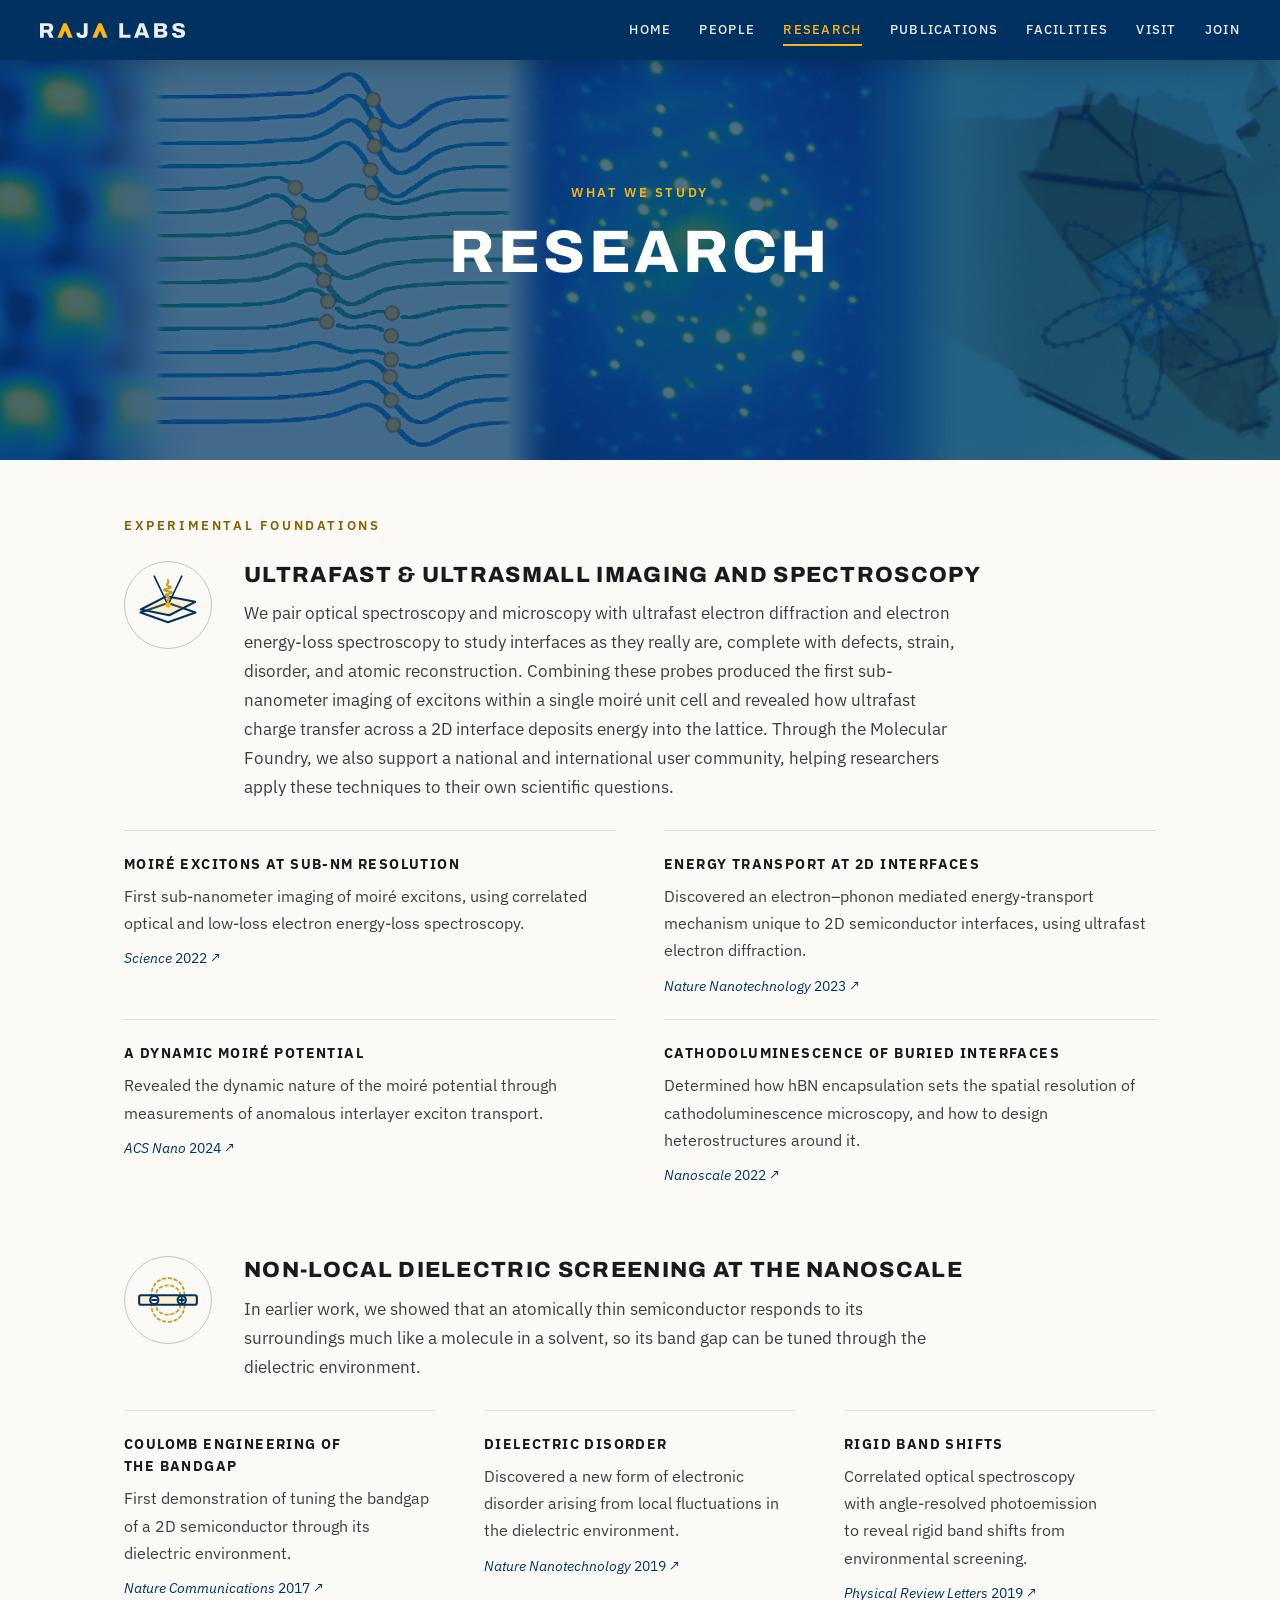
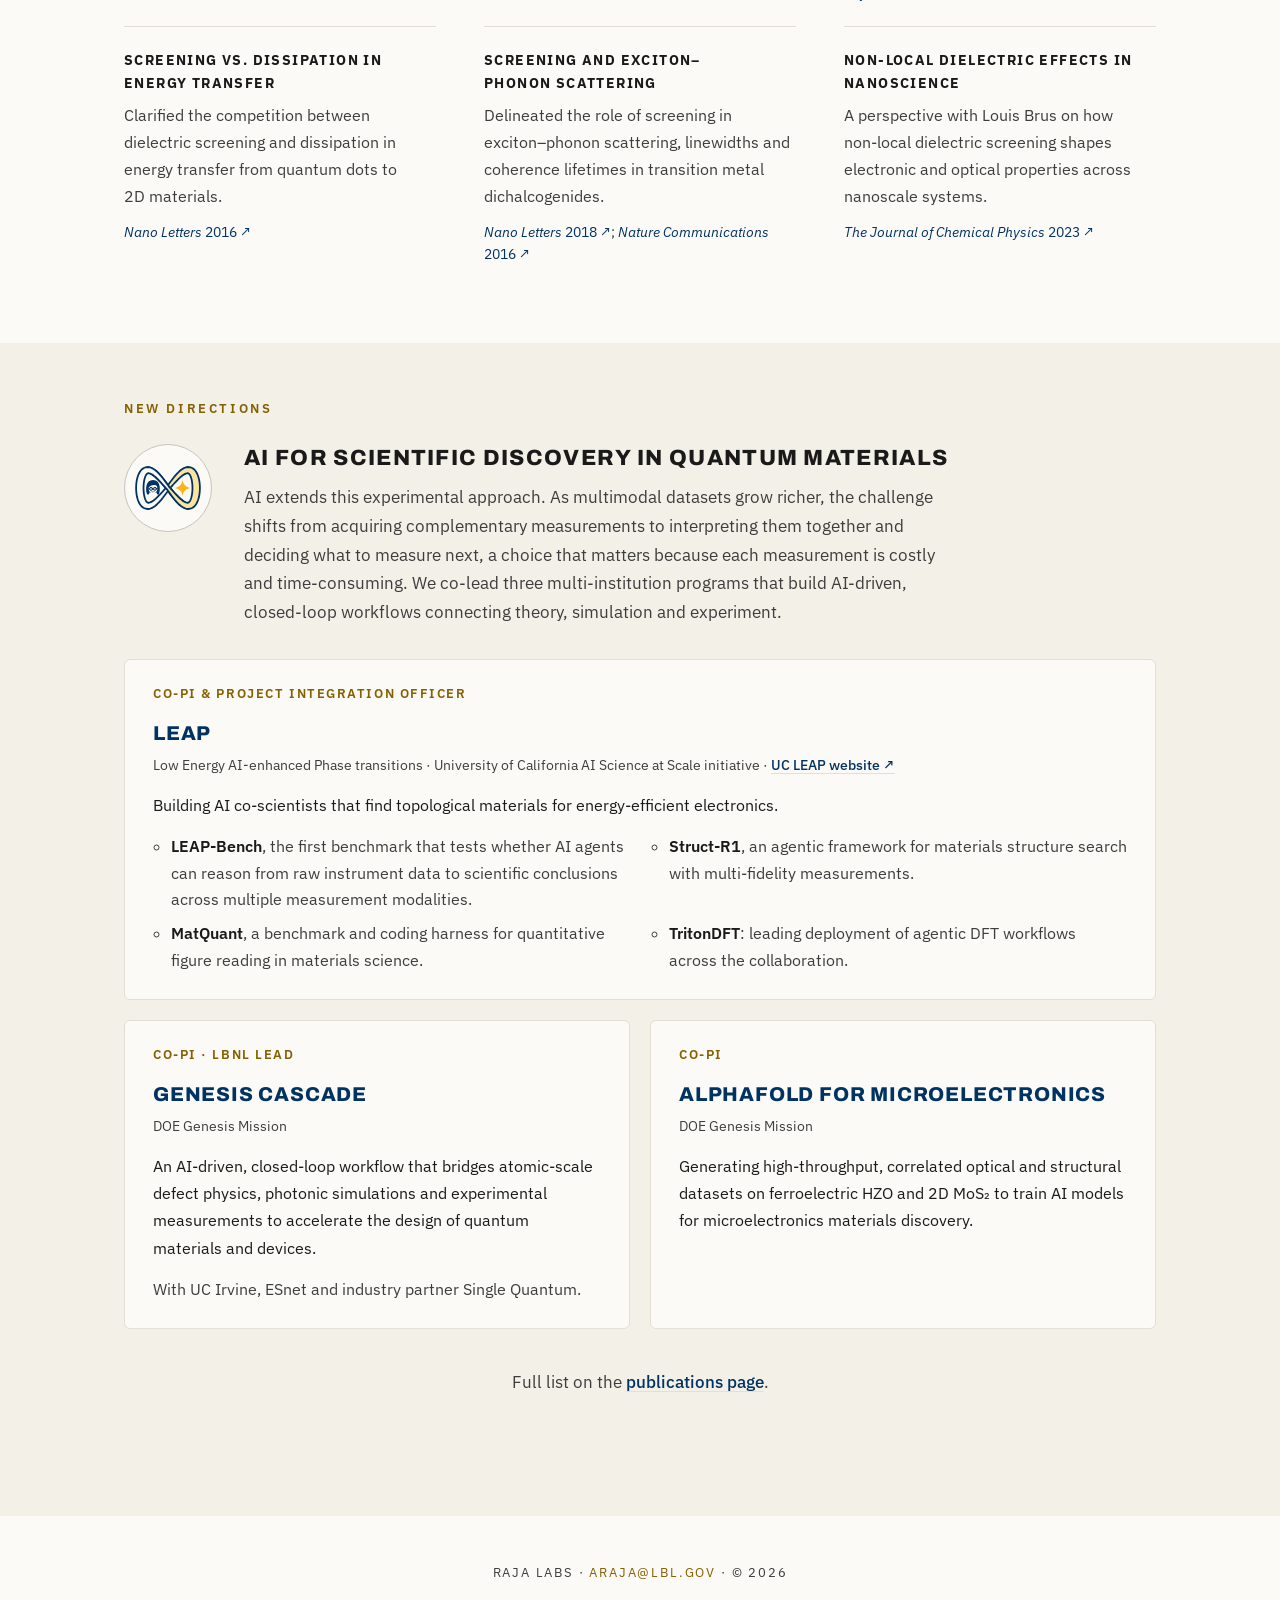
<file: research.html>
<!DOCTYPE html>
<html lang="en">
<head>
  <meta charset="utf-8">
  <meta name="viewport" content="width=device-width, initial-scale=1">
  <title>Research · Raja Labs</title>
  <meta name="description" content="Ultrafast and ultrasmall imaging and spectroscopy, non-local screening at the nanoscale, and AI-driven discovery of quantum materials at Raja Labs, Molecular Foundry, LBNL.">
  <link rel="canonical" href="https://rajalabs.lbl.gov/research.html">
  <meta name="robots" content="index, follow">
  <meta name="theme-color" content="#003262">
  <link rel="icon" href="assets/favicon.svg" type="image/svg+xml">
  <link rel="apple-touch-icon" href="assets/apple-touch-icon.png">

  <!-- Open Graph / social previews -->
  <meta property="og:type" content="website">
  <meta property="og:site_name" content="Raja Labs">
  <meta property="og:locale" content="en_US">
  <meta property="og:title" content="Research · Raja Labs">
  <meta property="og:description" content="Ultrafast and ultrasmall imaging and spectroscopy, non-local screening at the nanoscale, and AI-driven discovery of quantum materials at Raja Labs, Molecular Foundry, LBNL.">
  <meta property="og:url" content="https://rajalabs.lbl.gov/research.html">
  <meta property="og:image" content="https://rajalabs.lbl.gov/assets/research.jpg">
  <meta property="og:image:width" content="1920">
  <meta property="og:image:height" content="480">
  <meta property="og:image:alt" content="Research imagery: a moiré exciton map, lattice waves, an electron diffraction pattern and a 2D material flake">
  <meta name="twitter:card" content="summary_large_image">

  <link rel="preconnect" href="https://fonts.googleapis.com">
  <link rel="preconnect" href="https://fonts.gstatic.com" crossorigin>
  <link href="https://fonts.googleapis.com/css2?family=Archivo:wght@500;600;700;800;900&family=IBM+Plex+Sans:ital,wght@0,400;0,500;0,600;0,700;1,400&display=swap" rel="stylesheet">
  <link rel="stylesheet" href="css/styles.css">
  <script>document.documentElement.classList.add('js')</script>
  <script src="js/main.js" defer></script>
  <script src="js/visits.js" defer></script>
  <script type="application/ld+json">
  {
    "@context": "https://schema.org",
    "@type": "BreadcrumbList",
    "itemListElement": [
      {
        "@type": "ListItem",
        "position": 1,
        "name": "Home",
        "item": "https://rajalabs.lbl.gov/"
      },
      {
        "@type": "ListItem",
        "position": 2,
        "name": "Research",
        "item": "https://rajalabs.lbl.gov/research.html"
      }
    ]
  }
  </script>
</head>
<body>
  <a class="skip-link" href="#main">Skip to content</a>

  <!-- NAV -->
  <nav class="nav nav--solid" id="nav">
    <a href="index.html" class="nav__brand" aria-label="Raja Labs"><svg class="nav__logo" viewBox="0 0 6917 711" aria-hidden="true" focusable="false"><use href="assets/wordmark.svg#wordmark"/></svg></a>
    <button class="nav__toggle" id="nav-toggle" aria-label="Toggle menu" aria-expanded="false" aria-controls="nav-links">
      <span></span><span></span><span></span>
    </button>
    <div class="nav__links" id="nav-links">
      <a href="index.html" class="nav__link">Home</a>
      <a href="about.html" class="nav__link">People</a>
      <a href="research.html" class="nav__link is-active" aria-current="page">Research</a>
      <a href="publications.html" class="nav__link">Publications</a>
      <a href="facilities.html" class="nav__link">Facilities</a>
      <a href="visit.html" class="nav__link">Visit</a>
      <a href="join.html" class="nav__link">Join</a>
    </div>
  </nav>

  <main id="main">
    <!-- PAGE HEADER -->
    <header class="page-head page-head--research">
      <div class="page-head__inner">
        <p class="eyebrow">What we study</p>
        <h1 class="page-head__title">Research</h1>
      </div>
    </header>

    <!-- EXPERIMENTAL FOUNDATIONS -->
    <section class="research" aria-labelledby="foundations">
      <h2 class="eyebrow" id="foundations">Experimental foundations</h2>

      <article class="theme">
        <div class="theme__head">
          <div class="area__glyph" aria-hidden="true">
            <svg class="icon" viewBox="0 0 48 48" focusable="false">
              <path class="icon__line" stroke-width="1.5" d="M24 36.5L44 29.5L24 22.5L4 29.5Z"/>
              <path class="icon__slab" stroke-width="1.5" d="M24 31.5L44 24.5L24 17.5L4 24.5Z" transform="rotate(-8 24 24.5)"/>
              <path class="icon__line" stroke-width="1.2" d="M14 3L24 24M34 3L24 24"/>
              <path class="icon__accent" stroke-width="1.5" d="M24.00 6.00L24.04 6.27L24.10 6.53L24.16 6.80L24.21 7.07L24.22 7.33L24.18 7.60L24.08 7.87L23.91 8.13L23.68 8.40L23.45 8.67L23.26 8.93L23.18 9.20L23.26 9.47L23.54 9.73L24.00 10.00L24.59 10.27L25.20 10.53L25.70 10.80L25.95 11.07L25.85 11.33L25.36 11.60L24.51 11.87L23.45 12.13L22.37 12.40L21.49 12.67L21.02 12.93L21.07 13.20L21.66 13.47L22.70 13.73L24.00 14.00L25.30 14.27L26.34 14.53L26.93 14.80L26.98 15.07L26.51 15.33L25.63 15.60L24.55 15.87L23.49 16.13L22.64 16.40L22.15 16.67L22.05 16.93L22.30 17.20L22.80 17.47L23.41 17.73L24.00 18.00L24.46 18.27L24.74 18.53L24.82 18.80L24.74 19.07L24.55 19.33L24.32 19.60L24.09 19.87L23.92 20.13L23.82 20.40L23.78 20.67L23.79 20.93L23.84 21.20L23.90 21.47L23.96 21.73L24.00 22.00"/>
              <circle class="icon__spark" cx="24" cy="24" r="2"/>
            </svg>
          </div>
          <div>
            <h3 class="theme__title">Ultrafast &amp; Ultrasmall Imaging and Spectroscopy</h3>
            <p class="theme__lede">We pair optical spectroscopy and microscopy with ultrafast electron diffraction and electron energy-loss spectroscopy to study interfaces as they really are, complete with defects, strain, disorder, and atomic reconstruction. Combining these probes produced the first sub-nanometer imaging of excitons within a single moiré unit cell and revealed how ultrafast charge transfer across a 2D interface deposits energy into the lattice. Through the Molecular Foundry, we also support a national and international user community, helping researchers apply these techniques to their own scientific questions.</p>
          </div>
        </div>
        <ul class="findings">
          <li class="finding">
            <h4 class="finding__title">Moiré excitons at sub-nm resolution</h4>
            <p class="finding__body">First sub-nanometer imaging of moiré excitons, using correlated optical and low-loss electron energy-loss spectroscopy.</p>
            <p class="finding__ref"><a href="https://doi.org/10.1126/science.add9294" target="_blank" rel="noopener"><em>Science</em> 2022 ↗<span class="sr-only"> (opens in a new tab)</span></a></p>
          </li>
          <li class="finding">
            <h4 class="finding__title">Energy transport at 2D interfaces</h4>
            <p class="finding__body">Discovered an electron–phonon mediated energy-transport mechanism unique to 2D semiconductor interfaces, using ultrafast electron diffraction.</p>
            <p class="finding__ref"><a href="https://doi.org/10.1038/s41565-022-01253-7" target="_blank" rel="noopener"><em>Nature Nanotechnology</em> 2023 ↗<span class="sr-only"> (opens in a new tab)</span></a></p>
          </li>
          <li class="finding">
            <h4 class="finding__title">A dynamic moiré potential</h4>
            <p class="finding__body">Revealed the dynamic nature of the moiré potential through measurements of anomalous interlayer exciton transport.</p>
            <p class="finding__ref"><a href="https://doi.org/10.1021/acsnano.4c00015" target="_blank" rel="noopener"><em>ACS Nano</em> 2024 ↗<span class="sr-only"> (opens in a new tab)</span></a></p>
          </li>
          <li class="finding">
            <h4 class="finding__title">Cathodoluminescence of buried interfaces</h4>
            <p class="finding__body">Determined how hBN encapsulation sets the spatial resolution of cathodoluminescence microscopy, and how to design heterostructures around it.</p>
            <p class="finding__ref"><a href="https://doi.org/10.1039/D1NR08082B" target="_blank" rel="noopener"><em>Nanoscale</em> 2022 ↗<span class="sr-only"> (opens in a new tab)</span></a></p>
          </li>
        </ul>
      </article>

      <article class="theme">
        <div class="theme__head">
          <div class="area__glyph" aria-hidden="true">
            <svg class="icon" viewBox="0 0 48 48" focusable="false">
              <g class="icon__accent" stroke-width="1.3" stroke-dasharray="2 2.2">
                <path d="M33 20.5C32 11 16 11 15 20.5"/>
                <path d="M33 27.5C32 37 16 37 15 27.5"/>
                <path d="M36 20.5C36 4 12 4 12 20.5"/>
                <path d="M36 27.5C36 44 12 44 12 27.5"/>
              </g>
              <rect class="icon__slab" x="3" y="20.5" width="42" height="7" rx="1.5" stroke-width="1.5"/>
              <g class="icon__line" stroke-width="1.5">
                <circle cx="14" cy="24" r="3"/><circle cx="34" cy="24" r="3"/>
                <path d="M12.6 24h2.8M32.6 24h2.8M34 22.6v2.8"/>
              </g>
            </svg>
          </div>
          <div>
            <h3 class="theme__title">Non-local Dielectric Screening at the Nanoscale</h3>
            <p class="theme__lede">In earlier work, we showed that an atomically thin semiconductor responds to its surroundings much like a molecule in a solvent, so its band gap can be tuned through the dielectric environment.</p>
          </div>
        </div>
        <ul class="findings">
          <li class="finding">
            <h4 class="finding__title">Coulomb engineering of the bandgap</h4>
            <p class="finding__body">First demonstration of tuning the bandgap of a 2D semiconductor through its dielectric environment.</p>
            <p class="finding__ref"><a href="https://doi.org/10.1038/ncomms15251" target="_blank" rel="noopener"><em>Nature Communications</em> 2017 ↗<span class="sr-only"> (opens in a new tab)</span></a></p>
          </li>
          <li class="finding">
            <h4 class="finding__title">Dielectric disorder</h4>
            <p class="finding__body">Discovered a new form of electronic disorder arising from local fluctuations in the dielectric environment.</p>
            <p class="finding__ref"><a href="https://doi.org/10.1038/s41565-019-0520-0" target="_blank" rel="noopener"><em>Nature Nanotechnology</em> 2019 ↗<span class="sr-only"> (opens in a new tab)</span></a></p>
          </li>
          <li class="finding">
            <h4 class="finding__title">Rigid band shifts</h4>
            <p class="finding__body">Correlated optical spectroscopy with angle-resolved photoemission to reveal rigid band shifts from environmental screening.</p>
            <p class="finding__ref"><a href="https://doi.org/10.1103/PhysRevLett.123.206403" target="_blank" rel="noopener"><em>Physical Review Letters</em> 2019 ↗<span class="sr-only"> (opens in a new tab)</span></a></p>
          </li>
          <li class="finding">
            <h4 class="finding__title">Screening vs. dissipation in energy transfer</h4>
            <p class="finding__body">Clarified the competition between dielectric screening and dissipation in energy transfer from quantum dots to 2D materials.</p>
            <p class="finding__ref"><a href="https://doi.org/10.1021/acs.nanolett.5b05012" target="_blank" rel="noopener"><em>Nano Letters</em> 2016 ↗<span class="sr-only"> (opens in a new tab)</span></a></p>
          </li>
          <li class="finding">
            <h4 class="finding__title">Screening and exciton–phonon scattering</h4>
            <p class="finding__body">Delineated the role of screening in exciton–phonon scattering, linewidths and coherence lifetimes in transition metal dichalcogenides.</p>
            <p class="finding__ref"><a href="https://doi.org/10.1021/acs.nanolett.8b01793" target="_blank" rel="noopener"><em>Nano Letters</em> 2018 ↗<span class="sr-only"> (opens in a new tab)</span></a>; <a href="https://doi.org/10.1038/ncomms13279" target="_blank" rel="noopener"><em>Nature Communications</em> 2016 ↗<span class="sr-only"> (opens in a new tab)</span></a></p>
          </li>
          <li class="finding">
            <h4 class="finding__title">Non-local dielectric effects in nanoscience</h4>
            <p class="finding__body">A perspective with Louis Brus on how non-local dielectric screening shapes electronic and optical properties across nanoscale systems.</p>
            <p class="finding__ref"><a href="https://doi.org/10.1063/5.0150293" target="_blank" rel="noopener"><em>The Journal of Chemical Physics</em> 2023 ↗<span class="sr-only"> (opens in a new tab)</span></a></p>
          </li>
        </ul>
      </article>
    </section>

    <!-- NEW DIRECTIONS -->
    <section class="directions" aria-labelledby="directions">
      <div class="directions__inner">
        <p class="eyebrow">New directions</p>
        <div class="theme__head">
          <div class="area__glyph" aria-hidden="true">
            <svg class="icon" viewBox="0 0 48 48" focusable="false">
              <path class="icon__band icon__band--back" d="M23.05 24.75L24.57 26.86L26.09 28.93L27.6 30.92L29.11 32.78L30.6 34.47L32.09 35.97L33.6 37.23L35.14 38.24L36.76 38.95L38.5 39.27L40.27 39.08L41.93 38.37L43.32 37.25L44.43 35.84L45.32 34.21L46.01 32.4L46.54 30.44L46.91 28.36L47.13 26.2L47.2 24L47.13 21.8L46.91 19.64L46.54 17.56L46.01 15.6L45.32 13.79L44.43 12.16L43.32 10.75L41.93 9.63L40.27 8.92L38.5 8.73L36.76 9.05L35.14 9.76L33.6 10.77L32.09 12.03L30.6 13.53L29.11 15.22L27.6 17.08L26.09 19.07L24.57 21.14L23.05 23.25L24.95 24.75L26.65 22.8L28.33 20.9L29.97 19.12L31.56 17.5L33.09 16.09L34.52 14.93L35.83 14.07L36.96 13.52L37.86 13.27L38.5 13.27L38.9 13.4L39.24 13.65L39.64 14.08L40.1 14.8L40.56 15.82L40.98 17.12L41.33 18.64L41.59 20.33L41.75 22.13L41.8 24L41.75 25.87L41.59 27.67L41.33 29.36L40.98 30.88L40.56 32.18L40.1 33.2L39.64 33.92L39.24 34.35L38.9 34.6L38.5 34.73L37.86 34.73L36.96 34.48L35.83 33.93L34.52 33.07L33.09 31.91L31.56 30.5L29.97 28.88L28.33 27.1L26.65 25.2L24.95 23.25Z"/><path class="icon__edge" d="M23.05 24.75L24.57 26.86L26.09 28.93L27.6 30.92L29.11 32.78L30.6 34.47L32.09 35.97L33.6 37.23L35.14 38.24L36.76 38.95L38.5 39.27L40.27 39.08L41.93 38.37L43.32 37.25L44.43 35.84L45.32 34.21L46.01 32.4L46.54 30.44L46.91 28.36L47.13 26.2L47.2 24L47.13 21.8L46.91 19.64L46.54 17.56L46.01 15.6L45.32 13.79L44.43 12.16L43.32 10.75L41.93 9.63L40.27 8.92L38.5 8.73L36.76 9.05L35.14 9.76L33.6 10.77L32.09 12.03L30.6 13.53L29.11 15.22L27.6 17.08L26.09 19.07L24.57 21.14L23.05 23.25M24.95 23.25L26.65 25.2L28.33 27.1L29.97 28.88L31.56 30.5L33.09 31.91L34.52 33.07L35.83 33.93L36.96 34.48L37.86 34.73L38.5 34.73L38.9 34.6L39.24 34.35L39.64 33.92L40.1 33.2L40.56 32.18L40.98 30.88L41.33 29.36L41.59 27.67L41.75 25.87L41.8 24L41.75 22.13L41.59 20.33L41.33 18.64L40.98 17.12L40.56 15.82L40.1 14.8L39.64 14.08L39.24 13.65L38.9 13.4L38.5 13.27L37.86 13.27L36.96 13.52L35.83 14.07L34.52 14.93L33.09 16.09L31.56 17.5L29.97 19.12L28.33 20.9L26.65 22.8L24.95 24.75"/>
              <path class="icon__band" d="M23.05 23.25L21.35 25.2L19.67 27.1L18.03 28.88L16.44 30.5L14.91 31.91L13.48 33.07L12.17 33.93L11.04 34.48L10.14 34.73L9.5 34.73L9.1 34.6L8.76 34.35L8.36 33.92L7.9 33.2L7.44 32.18L7.02 30.88L6.67 29.36L6.41 27.67L6.25 25.87L6.2 24L6.25 22.13L6.41 20.33L6.67 18.64L7.02 17.12L7.44 15.82L7.9 14.8L8.36 14.08L8.76 13.65L9.1 13.4L9.5 13.27L10.14 13.27L11.04 13.52L12.17 14.07L13.48 14.93L14.91 16.09L16.44 17.5L18.03 19.12L19.67 20.9L21.35 22.8L23.05 24.75L24.95 23.25L23.43 21.14L21.91 19.07L20.4 17.08L18.89 15.22L17.4 13.53L15.91 12.03L14.4 10.77L12.86 9.76L11.24 9.05L9.5 8.73L7.73 8.92L6.07 9.63L4.68 10.75L3.57 12.16L2.68 13.79L1.99 15.6L1.46 17.56L1.09 19.64L0.87 21.8L0.8 24L0.87 26.2L1.09 28.36L1.46 30.44L1.99 32.4L2.68 34.21L3.57 35.84L4.68 37.25L6.07 38.37L7.73 39.08L9.5 39.27L11.24 38.95L12.86 38.24L14.4 37.23L15.91 35.97L17.4 34.47L18.89 32.78L20.4 30.92L21.91 28.93L23.43 26.86L24.95 24.75Z"/><path class="icon__edge" d="M23.05 23.25L21.35 25.2L19.67 27.1L18.03 28.88L16.44 30.5L14.91 31.91L13.48 33.07L12.17 33.93L11.04 34.48L10.14 34.73L9.5 34.73L9.1 34.6L8.76 34.35L8.36 33.92L7.9 33.2L7.44 32.18L7.02 30.88L6.67 29.36L6.41 27.67L6.25 25.87L6.2 24L6.25 22.13L6.41 20.33L6.67 18.64L7.02 17.12L7.44 15.82L7.9 14.8L8.36 14.08L8.76 13.65L9.1 13.4L9.5 13.27L10.14 13.27L11.04 13.52L12.17 14.07L13.48 14.93L14.91 16.09L16.44 17.5L18.03 19.12L19.67 20.9L21.35 22.8L23.05 24.75M24.95 24.75L23.43 26.86L21.91 28.93L20.4 30.92L18.89 32.78L17.4 34.47L15.91 35.97L14.4 37.23L12.86 38.24L11.24 38.95L9.5 39.27L7.73 39.08L6.07 38.37L4.68 37.25L3.57 35.84L2.68 34.21L1.99 32.4L1.46 30.44L1.09 28.36L0.87 26.2L0.8 24L0.87 21.8L1.09 19.64L1.46 17.56L1.99 15.6L2.68 13.79L3.57 12.16L4.68 10.75L6.07 9.63L7.73 8.92L9.5 8.73L11.24 9.05L12.86 9.76L14.4 10.77L15.91 12.03L17.4 13.53L18.89 15.22L20.4 17.08L21.91 19.07L23.43 21.14L24.95 23.25"/>
              <path class="icon__band" d="M12.99 14.58L14.08 15.39L15.25 16.38L16.47 17.53L17.73 18.81L19.03 20.19L20.35 21.66L21.69 23.19L23.05 24.75L24.95 23.25L23.74 21.57L22.53 19.9L21.33 18.28L20.12 16.73L18.92 15.26L17.73 13.89L16.55 12.65L15.36 11.54Z"/><path class="icon__edge" d="M12.99 14.58L14.08 15.39L15.25 16.38L16.47 17.53L17.73 18.81L19.03 20.19L20.35 21.66L21.69 23.19L23.05 24.75M15.36 11.54L16.55 12.65L17.73 13.89L18.92 15.26L20.12 16.73L21.33 18.28L22.53 19.9L23.74 21.57L24.95 23.25"/>
              <path class="icon__band icon__band--back" d="M23.05 24.75L24.26 26.43L25.47 28.1L26.67 29.72L27.88 31.27L29.08 32.74L30.27 34.11L31.45 35.35L32.64 36.46L35.01 33.42L33.92 32.61L32.75 31.62L31.53 30.47L30.27 29.19L28.97 27.81L27.65 26.34L26.31 24.81L24.95 23.25Z"/><path class="icon__edge" d="M23.05 24.75L24.26 26.43L25.47 28.1L26.67 29.72L27.88 31.27L29.08 32.74L30.27 34.11L31.45 35.35L32.64 36.46M24.95 23.25L26.31 24.81L27.65 26.34L28.97 27.81L30.27 29.19L31.53 30.47L32.75 31.62L33.92 32.61L35.01 33.42"/>
              <g transform="translate(13.1 23.6)"><path class="icon__person" d="M-4.3 5C-5.6 1.6-5.5-5.4 0-5.4S5.6 1.6 4.3 5C3.2 5.5 2.6 4.6 2.7 3.6H-2.7C-2.6 4.6-3.2 5.5-4.3 5Z"/><ellipse class="icon__skin" cy=".7" rx="3.2" ry="3.7"/><path class="icon__person" d="M-3.25.1C-3.4-3.8 2.4-4.7 3.25-1.1 1.7-2.1-1.1-2.4-3.25.1Z"/><g class="icon__line" stroke-width=".7"><circle cx="-1.4" cy="1" r="1.1"/><circle cx="1.4" cy="1" r="1.1"/><path d="M-.3 1Q0 .6.3 1M-2.5.9L-3.15.7M2.5.9L3.15.7"/></g><circle class="icon__person" cx="-1.4" cy="1" r=".42"/><circle class="icon__person" cx="1.4" cy="1" r=".42"/><path class="icon__accent" stroke-width=".8" d="M-.85 2.9Q0 3.6.85 2.9"/></g><path class="icon__spark" d="M34.6 18.4Q35.4 23.2 40 24Q35.4 24.8 34.6 29.6Q33.8 24.8 29.2 24Q33.8 23.2 34.6 18.4Z"/>
            </svg>
          </div>
          <div>
            <h2 class="theme__title" id="directions">AI for Scientific Discovery in Quantum Materials</h2>
            <p class="theme__lede">AI extends this experimental approach. As multimodal datasets grow richer, the challenge shifts from acquiring complementary measurements to interpreting them together and deciding what to measure next, a choice that matters because each measurement is costly and time-consuming. We co-lead three multi-institution programs that build AI-driven, closed-loop workflows connecting theory, simulation and experiment.</p>
          </div>
        </div>
        <ul class="programs">
          <li class="program program--wide">
            <p class="program__role">Co-PI &amp; Project Integration Officer</p>
            <h3 class="program__title">LEAP</h3>
            <p class="program__sub">Low Energy AI-enhanced Phase transitions · University of California AI Science at Scale initiative · <a href="https://sites.google.com/view/uc-leap/home" target="_blank" rel="noopener">UC LEAP website ↗<span class="sr-only"> (opens in a new tab)</span></a></p>
            <p class="program__body">Building AI co-scientists that find topological materials for energy-efficient electronics.</p>
            <ul class="program__list">
              <li><b>LEAP-Bench</b>, the first benchmark that tests whether AI agents can reason from raw instrument data to scientific conclusions across multiple measurement modalities.</li>
              <li><b>Struct-R1</b>, an agentic framework for materials structure search with multi-fidelity measurements.</li>
              <li><b>MatQuant</b>, a benchmark and coding harness for quantitative figure reading in materials science.</li>
              <li><b>TritonDFT</b>: leading deployment of agentic DFT workflows across the collaboration.</li>
            </ul>
          </li>
          <li class="program">
            <p class="program__role">Co-PI · LBNL lead</p>
            <h3 class="program__title">Genesis CASCADE</h3>
            <p class="program__sub">DOE Genesis Mission</p>
            <p class="program__body">An AI-driven, closed-loop workflow that bridges atomic-scale defect physics, photonic simulations and experimental measurements to accelerate the design of quantum materials and devices.</p>
            <p class="program__partners">With UC Irvine, ESnet and industry partner Single Quantum.</p>
          </li>
          <li class="program">
            <p class="program__role">Co-PI</p>
            <h3 class="program__title">AlphaFold for Microelectronics</h3>
            <p class="program__sub">DOE Genesis Mission</p>
            <p class="program__body">Generating high-throughput, correlated optical and structural datasets on ferroelectric HZO and 2D MoS₂ to train AI models for microelectronics materials discovery.</p>
          </li>
        </ul>

        <p class="research__more">Full list on the <a href="publications.html">publications page</a>.</p>
      </div>
    </section>
  </main>

  <footer class="footer">
    Raja Labs · <a href="mailto:araja@lbl.gov">araja@lbl.gov</a> · © 2026
  </footer>

</body>
</html>
</file>
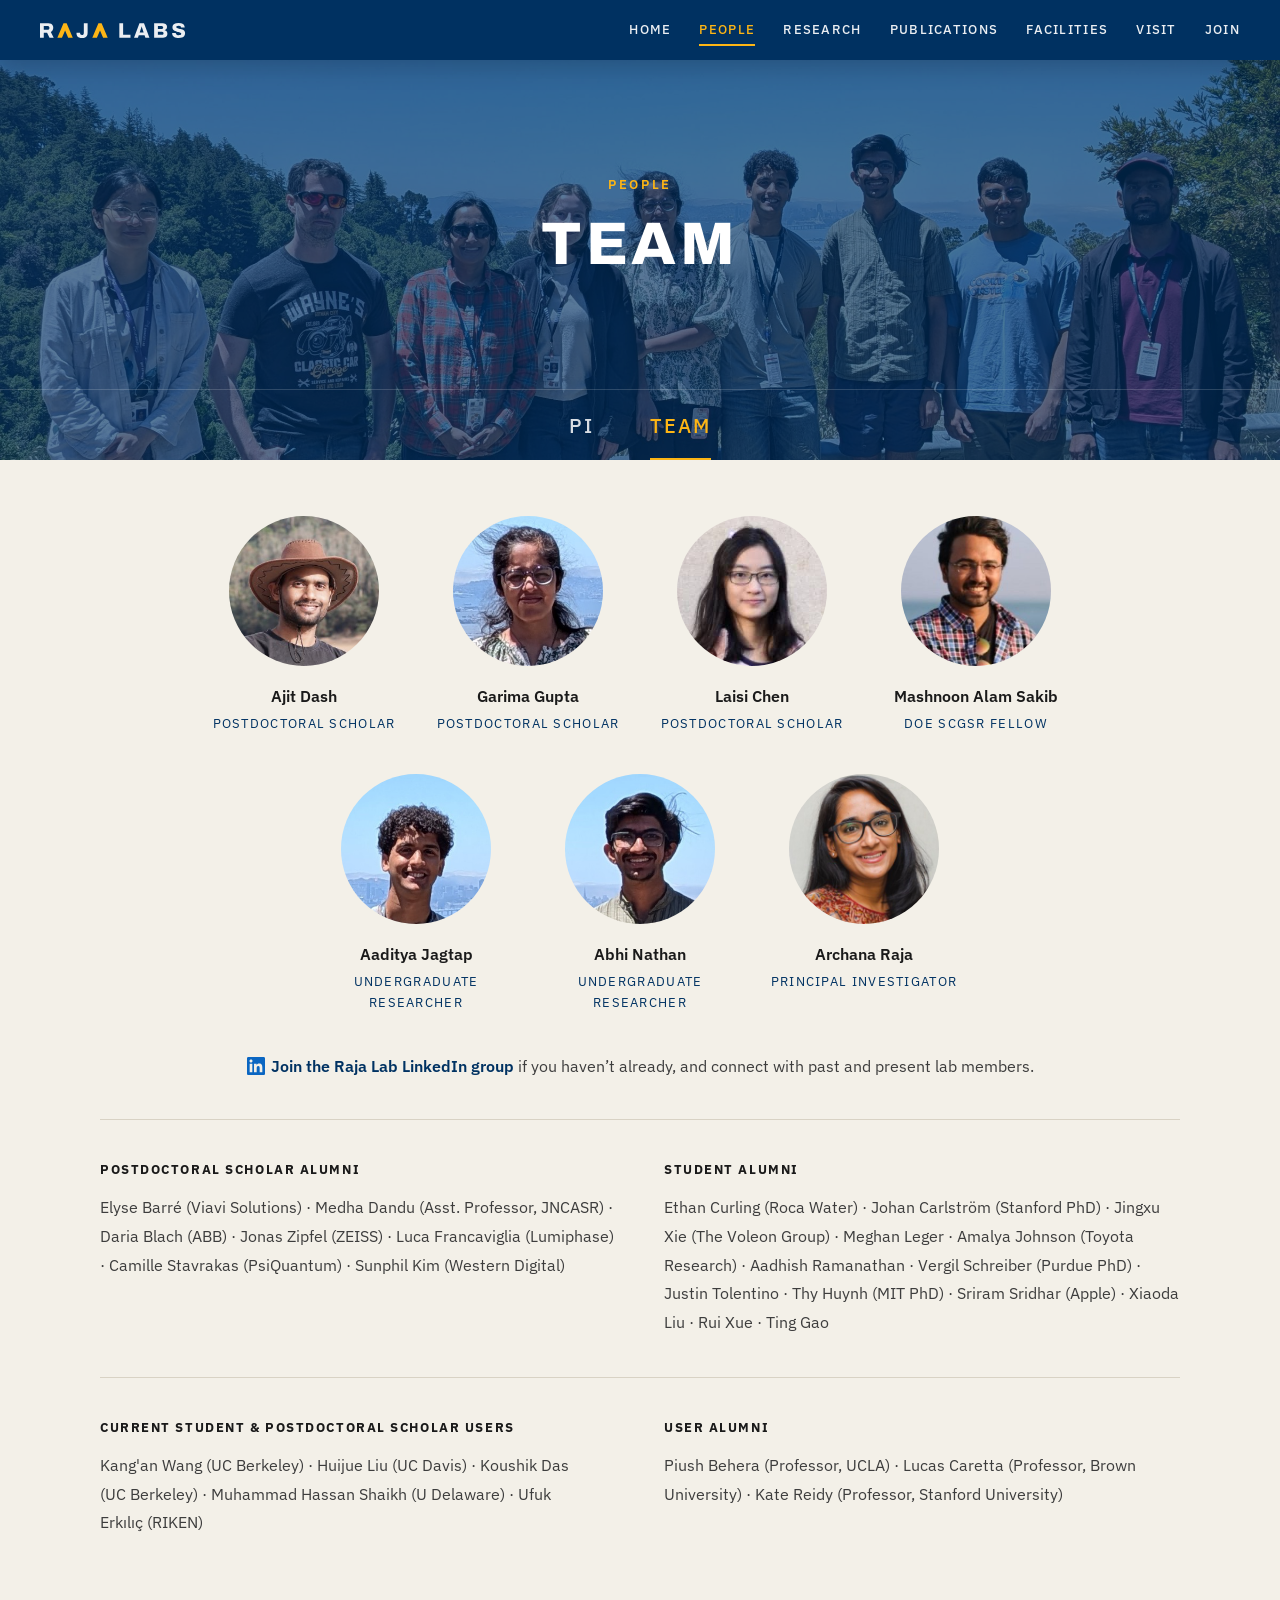
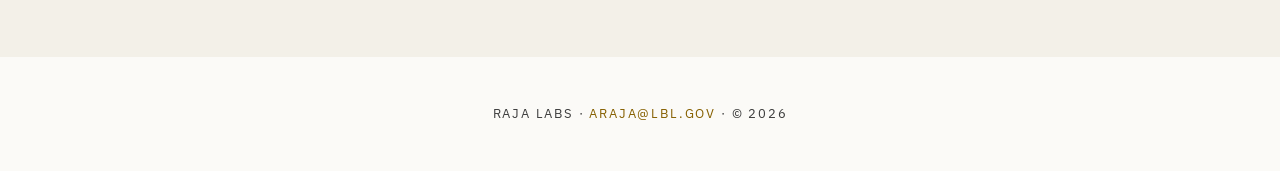
<file: team.html>
<!DOCTYPE html>
<html lang="en">
<head>
  <meta charset="utf-8">
  <meta name="viewport" content="width=device-width, initial-scale=1">
  <title>Team · Raja Labs</title>
  <meta name="description" content="Postdoctoral scholars, graduate students and fellows of Raja Labs at the Molecular Foundry, Berkeley Lab, and where our alumni went next.">
  <link rel="canonical" href="https://rajalabs.lbl.gov/team.html">
  <meta name="robots" content="index, follow">
  <meta name="theme-color" content="#003262">
  <link rel="icon" href="assets/favicon.svg" type="image/svg+xml">
  <link rel="apple-touch-icon" href="assets/apple-touch-icon.png">

  <!-- Open Graph / social previews -->
  <meta property="og:type" content="website">
  <meta property="og:site_name" content="Raja Labs">
  <meta property="og:locale" content="en_US">
  <meta property="og:title" content="Team · Raja Labs">
  <meta property="og:description" content="Postdoctoral scholars, graduate students and fellows of Raja Labs at the Molecular Foundry, Berkeley Lab, and where our alumni went next.">
  <meta property="og:url" content="https://rajalabs.lbl.gov/team.html">
  <meta property="og:image" content="https://rajalabs.lbl.gov/assets/team.jpg">
  <meta property="og:image:width" content="2400">
  <meta property="og:image:height" content="1200">
  <meta property="og:image:alt" content="Raja Labs group photo on the hill at Berkeley Lab">
  <meta name="twitter:card" content="summary_large_image">

  <link rel="preconnect" href="https://fonts.googleapis.com">
  <link rel="preconnect" href="https://fonts.gstatic.com" crossorigin>
  <link href="https://fonts.googleapis.com/css2?family=Archivo:wght@500;600;700;800;900&family=IBM+Plex+Sans:ital,wght@0,400;0,500;0,600;0,700;1,400&display=swap" rel="stylesheet">
  <link rel="stylesheet" href="css/styles.css">
  <script>document.documentElement.classList.add('js')</script>
  <script src="js/main.js" defer></script>
  <script src="js/visits.js" defer></script>
  <script type="application/ld+json">
  {
    "@context": "https://schema.org",
    "@type": "BreadcrumbList",
    "itemListElement": [
      {
        "@type": "ListItem",
        "position": 1,
        "name": "Home",
        "item": "https://rajalabs.lbl.gov/"
      },
      {
        "@type": "ListItem",
        "position": 2,
        "name": "Team",
        "item": "https://rajalabs.lbl.gov/team.html"
      }
    ]
  }
  </script>
</head>
<body>
  <a class="skip-link" href="#main">Skip to content</a>

  <!-- NAV -->
  <nav class="nav nav--solid" id="nav">
    <a href="index.html" class="nav__brand" aria-label="Raja Labs"><svg class="nav__logo" viewBox="0 0 6917 711" aria-hidden="true" focusable="false"><use href="assets/wordmark.svg#wordmark"/></svg></a>
    <button class="nav__toggle" id="nav-toggle" aria-label="Toggle menu" aria-expanded="false" aria-controls="nav-links">
      <span></span><span></span><span></span>
    </button>
    <div class="nav__links" id="nav-links">
      <a href="index.html" class="nav__link">Home</a>
      <a href="about.html" class="nav__link is-active">People</a>
      <a href="research.html" class="nav__link">Research</a>
      <a href="publications.html" class="nav__link">Publications</a>
      <a href="facilities.html" class="nav__link">Facilities</a>
      <a href="visit.html" class="nav__link">Visit</a>
      <a href="join.html" class="nav__link">Join</a>
    </div>
  </nav>

  <main id="main">
    <!-- PAGE HEADER -->
    <header class="page-head page-head--tabs page-head--team">
      <div class="page-head__inner">
        <p class="eyebrow">People</p>
        <h1 class="page-head__title">Team</h1>
      </div>
      <nav class="subnav" aria-label="People">
        <div class="subnav__inner">
          <a href="about.html" class="subnav__link">PI</a>
          <a href="team.html" class="subnav__link is-active" aria-current="page">Team</a>
        </div>
      </nav>
    </header>

    <!-- TEAM -->
    <section class="team">
      <div class="team__inner">
        <h2 class="sr-only">Current members</h2>
        <div class="team__grid">
          <div class="member">
            <img class="member__photo" src="assets/team/ajit-dash.jpg" alt="Ajit Dash" loading="lazy">
            <p class="member__name">Ajit Dash</p>
            <p class="member__role">Postdoctoral Scholar</p>
          </div>
          <div class="member">
            <img class="member__photo" src="assets/team/garima-gupta.jpg" alt="Garima Gupta" loading="lazy">
            <p class="member__name">Garima Gupta</p>
            <p class="member__role">Postdoctoral Scholar</p>
          </div>
          <div class="member">
            <img class="member__photo" src="assets/team/laisi-chen.jpg" alt="Laisi Chen" loading="lazy">
            <p class="member__name">Laisi Chen</p>
            <p class="member__role">Postdoctoral Scholar</p>
          </div>
          <div class="member">
            <img class="member__photo" src="assets/team/mashnoon-alam-sakib.jpg" alt="Mashnoon Alam Sakib" loading="lazy">
            <p class="member__name">Mashnoon Alam Sakib</p>
            <p class="member__role">DOE SCGSR Fellow</p>
          </div>
          <div class="member">
            <img class="member__photo" src="assets/team/aaditya-jagtap.jpg" alt="Aaditya Jagtap" loading="lazy">
            <p class="member__name">Aaditya Jagtap</p>
            <p class="member__role">Undergraduate Researcher</p>
          </div>
          <div class="member">
            <img class="member__photo" src="assets/team/abhi-nathan.jpg" alt="Abhi Nathan" loading="lazy">
            <p class="member__name">Abhi Nathan</p>
            <p class="member__role">Undergraduate Researcher</p>
          </div>
          <div class="member">
            <img class="member__photo" src="assets/team/archana-raja.jpg" alt="Archana Raja" title="Photo: Marilyn Sargent / Berkeley Lab" loading="lazy">
            <p class="member__name">Archana Raja</p>
            <p class="member__role">Principal Investigator</p>
          </div>
        </div>
        <p class="team__network">
          <a class="linkedin-link" href="https://www.linkedin.com/groups/14105946/" target="_blank" rel="noopener">
            <svg class="linkedin-link__logo" viewBox="0 0 24 24" aria-hidden="true"><path d="M20.447 20.452h-3.554v-5.569c0-1.328-.027-3.037-1.852-3.037-1.853 0-2.136 1.445-2.136 2.939v5.667H9.351V9h3.414v1.561h.046c.477-.9 1.637-1.85 3.37-1.85 3.601 0 4.267 2.37 4.267 5.455v6.286zM5.337 7.433c-1.144 0-2.063-.926-2.063-2.065 0-1.138.92-2.063 2.063-2.063 1.14 0 2.064.925 2.064 2.063 0 1.139-.925 2.065-2.064 2.065zm1.782 13.019H3.555V9h3.564v11.452zM22.225 0H1.771C.792 0 0 .774 0 1.729v20.542C0 23.227.792 24 1.771 24h20.451C23.2 24 24 23.227 24 22.271V1.729C24 .774 23.2 0 22.222 0h.003z"/></svg>Join the Raja Lab LinkedIn group<span class="sr-only"> (opens in a new tab)</span></a>
          if you haven&rsquo;t already, and connect with past and present lab members.
        </p>
        <h2 class="sr-only">Alumni and users</h2>
        <div class="alumni">
          <div>
            <h3 class="alumni__title">Postdoctoral scholar alumni</h3>
            <p class="alumni__list">Elyse Barré (Viavi Solutions) · Medha Dandu (Asst. Professor, JNCASR) · Daria Blach (ABB) · Jonas Zipfel (ZEISS) · Luca Francaviglia (Lumiphase) · Camille Stavrakas (PsiQuantum) · Sunphil Kim (Western Digital)</p>
          </div>
          <div>
            <h3 class="alumni__title">Student alumni</h3>
            <p class="alumni__list">Ethan Curling (Roca Water) · Johan Carlström (Stanford PhD) · Jingxu Xie (The Voleon Group) · Meghan Leger · Amalya Johnson (Toyota Research) · Aadhish Ramanathan · Vergil Schreiber (Purdue PhD) · Justin Tolentino · Thy Huynh (MIT PhD) · Sriram Sridhar (Apple) · Xiaoda Liu · Rui Xue · Ting Gao</p>
          </div>
        </div>
        <div class="alumni alumni--users">
          <div>
            <h3 class="alumni__title">Current student &amp; postdoctoral scholar users</h3>
            <p class="alumni__list">Kang'an Wang (UC Berkeley) · Huijue Liu (UC Davis) · Koushik Das (UC Berkeley) · Muhammad Hassan Shaikh (U Delaware) · Ufuk Erkılıç (RIKEN)</p>
          </div>
          <div>
            <h3 class="alumni__title">User alumni</h3>
            <p class="alumni__list">Piush Behera (Professor, UCLA) · Lucas Caretta (Professor, Brown University) · Kate Reidy (Professor, Stanford University)</p>
          </div>
        </div>
      </div>
    </section>
  </main>

  <footer class="footer">
    Raja Labs · <a href="mailto:araja@lbl.gov">araja@lbl.gov</a> · © 2026
  </footer>

</body>
</html>
</file>
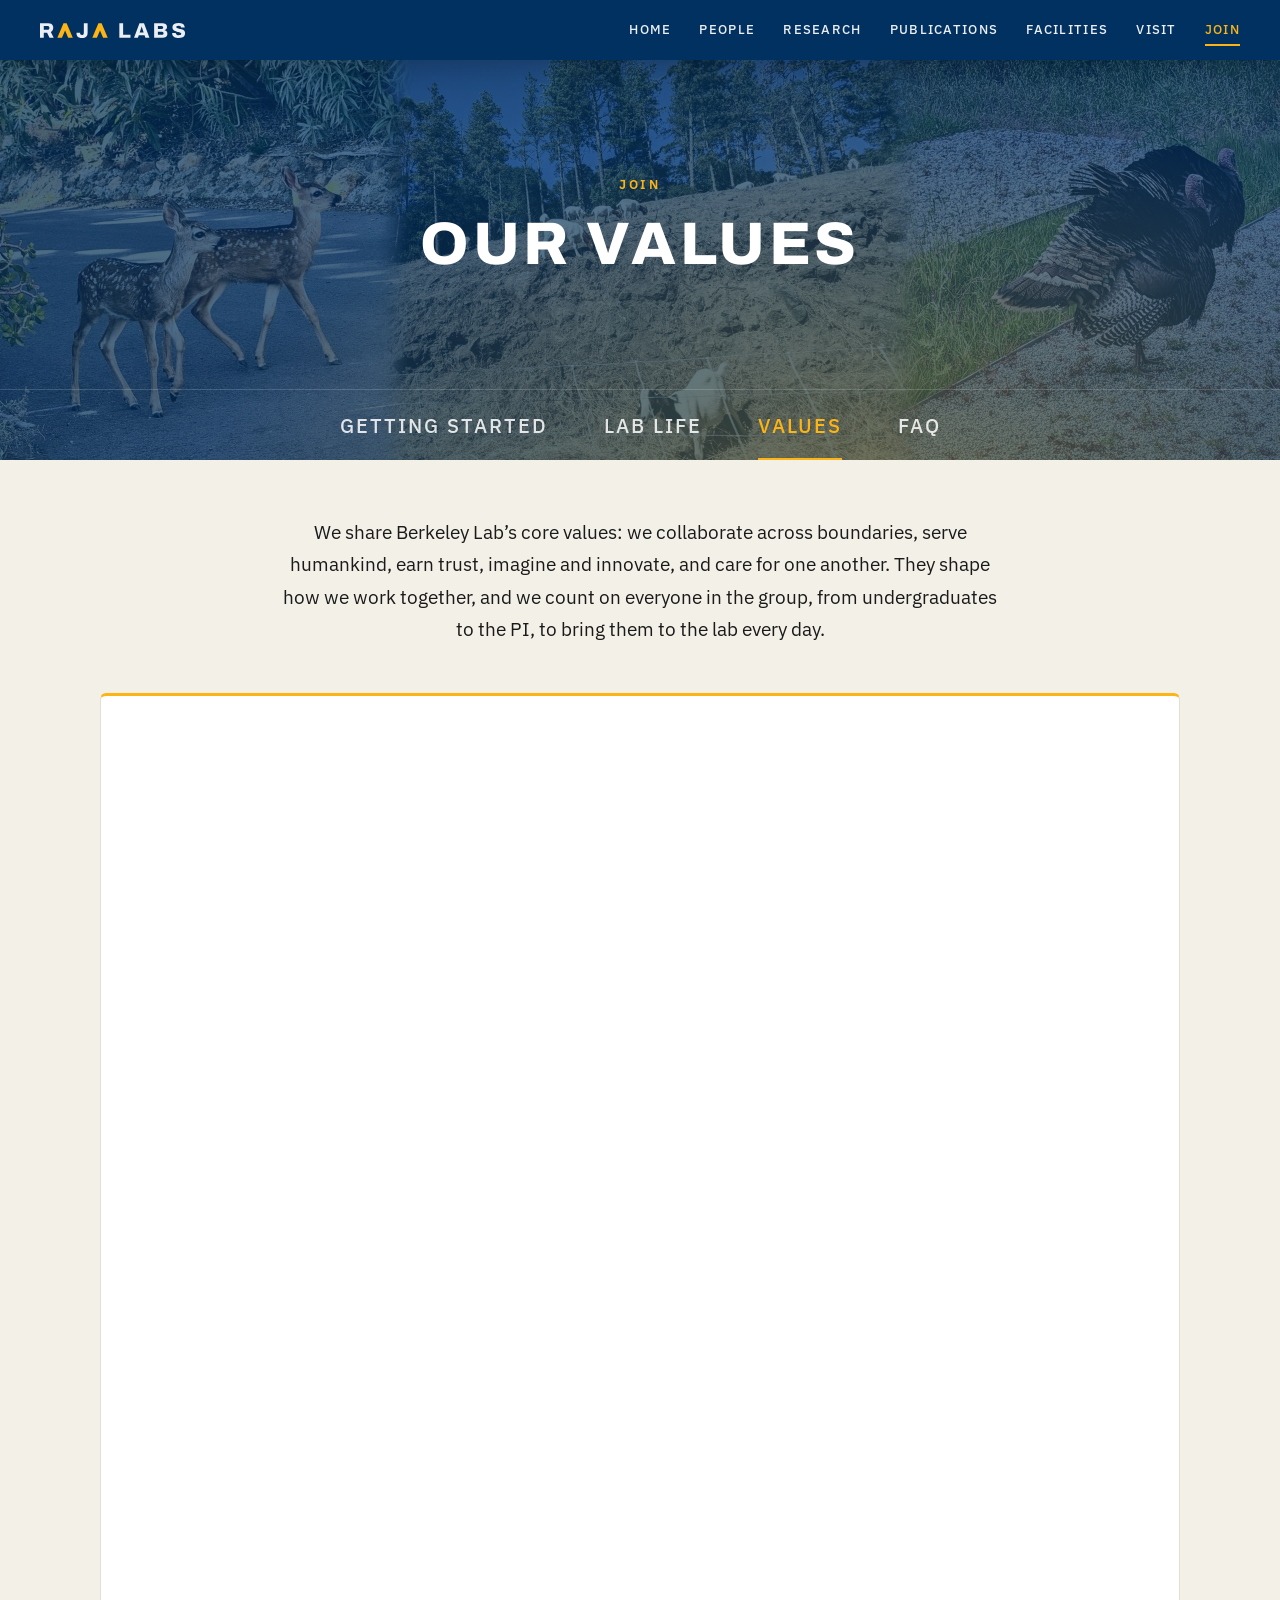
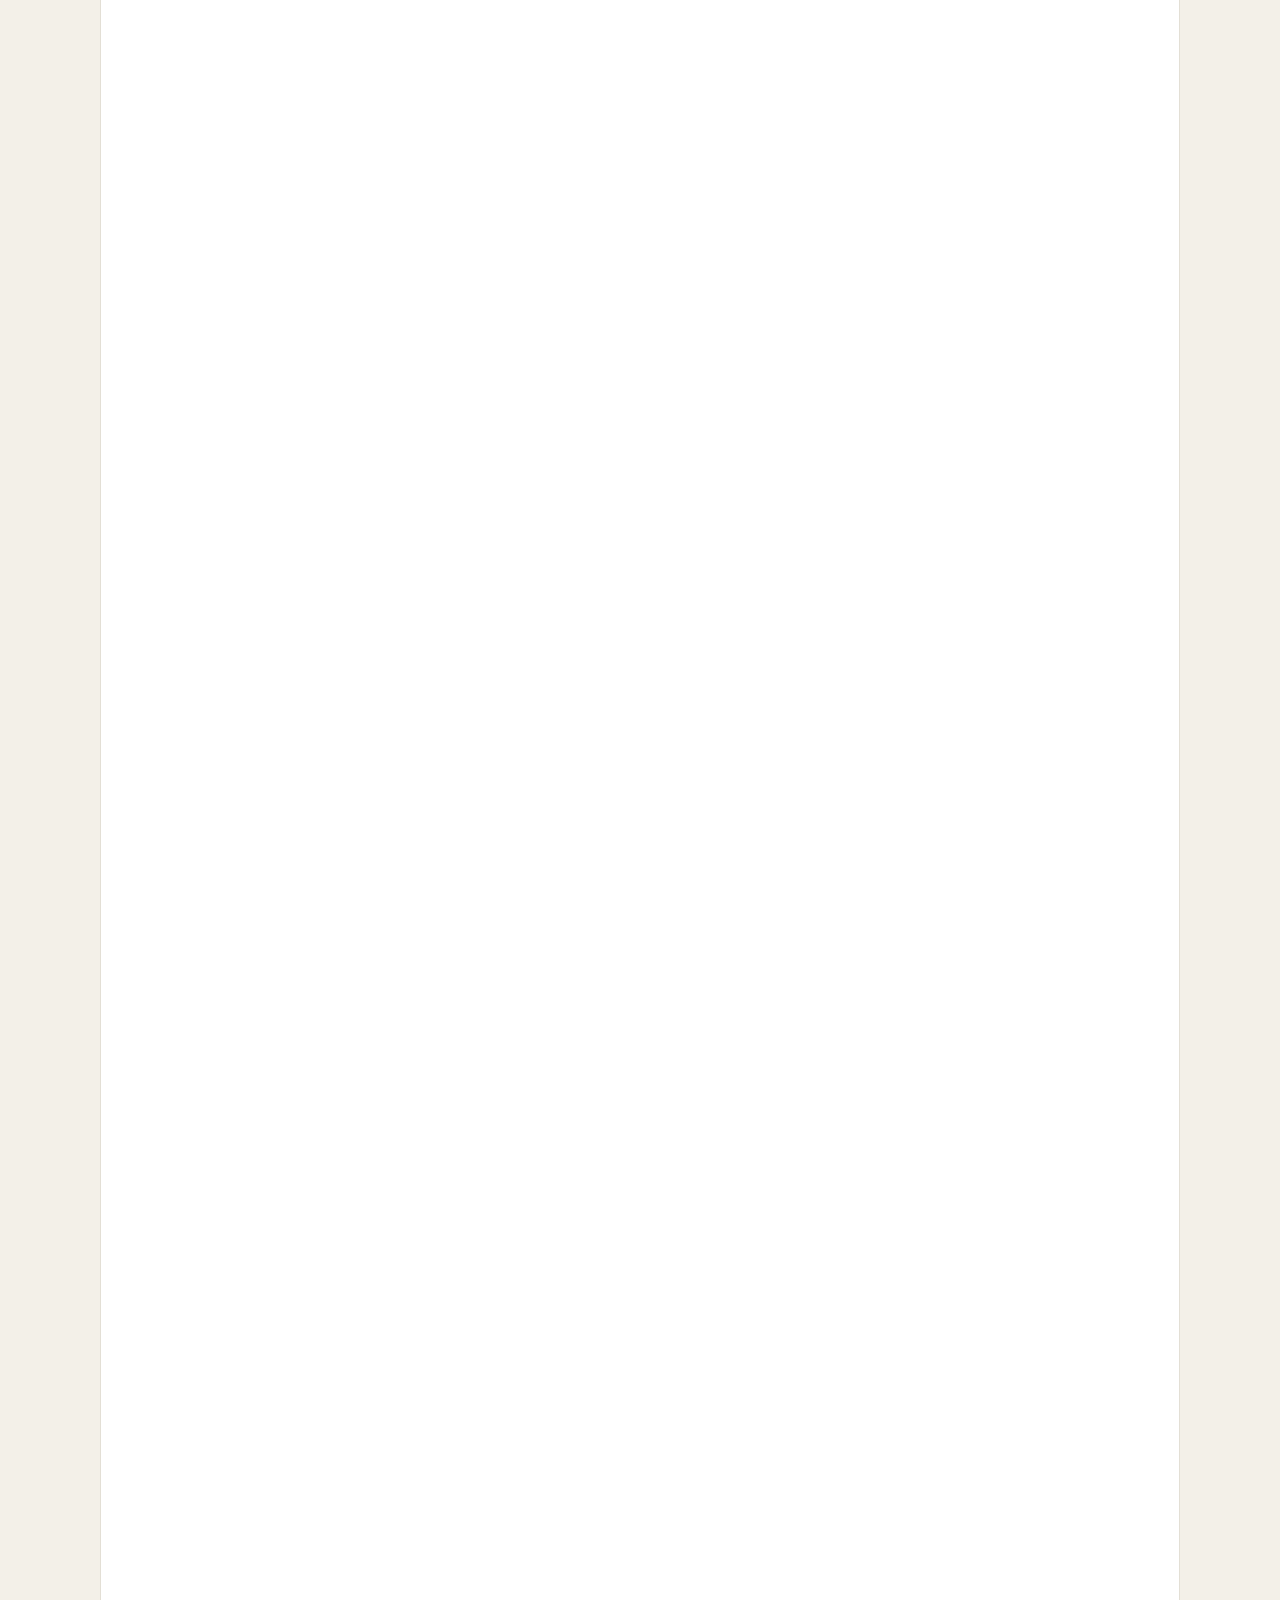
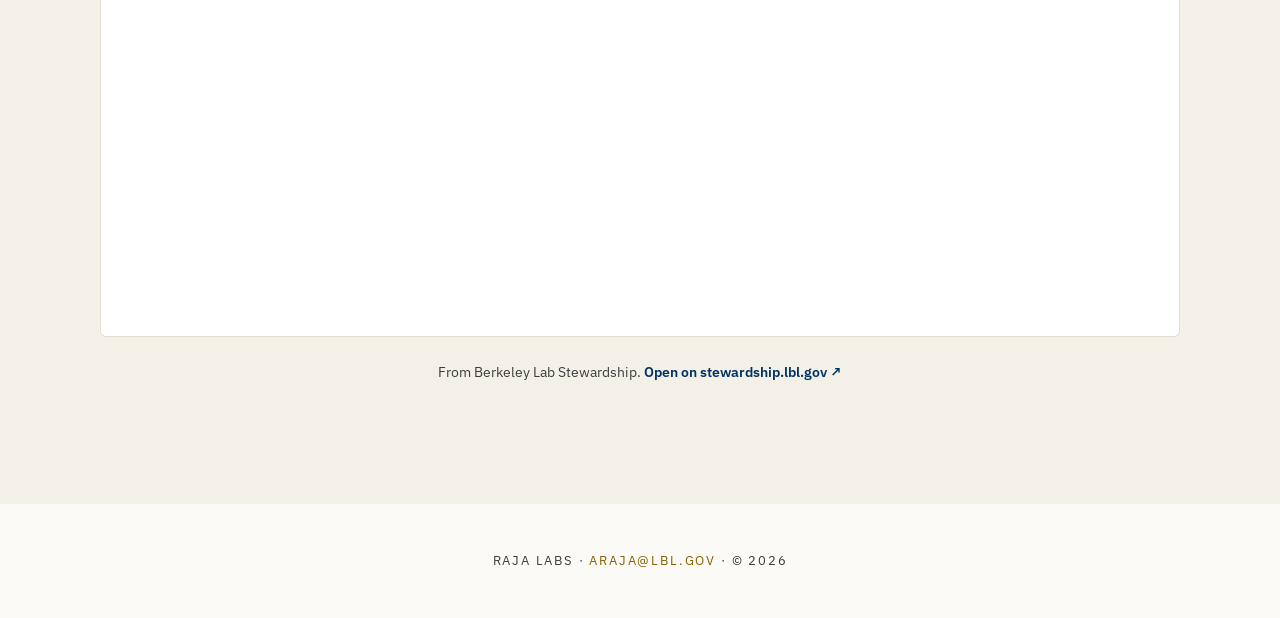
<file: values.html>
<!DOCTYPE html>
<html lang="en">
<head>
  <meta charset="utf-8">
  <meta name="viewport" content="width=device-width, initial-scale=1">
  <title>Our Values · Raja Labs</title>
  <meta name="description" content="The core values Raja Labs shares with Berkeley Lab: we collaborate across boundaries, serve humankind, earn trust, imagine and innovate, and care for one another.">
  <link rel="canonical" href="https://rajalabs.lbl.gov/values.html">
  <meta name="robots" content="index, follow">
  <meta name="theme-color" content="#003262">
  <link rel="icon" href="assets/favicon.svg" type="image/svg+xml">
  <link rel="apple-touch-icon" href="assets/apple-touch-icon.png">

  <!-- Open Graph / social previews -->
  <meta property="og:type" content="website">
  <meta property="og:site_name" content="Raja Labs">
  <meta property="og:locale" content="en_US">
  <meta property="og:title" content="Our Values · Raja Labs">
  <meta property="og:description" content="The core values Raja Labs shares with Berkeley Lab: we collaborate across boundaries, serve humankind, earn trust, imagine and innovate, and care for one another.">
  <meta property="og:url" content="https://rajalabs.lbl.gov/values.html">
  <meta property="og:image" content="https://rajalabs.lbl.gov/assets/join.jpg">
  <meta property="og:image:width" content="1920">
  <meta property="og:image:height" content="640">
  <meta property="og:image:alt" content="Fawns, grazing goats and wild turkeys around Berkeley Lab">
  <meta name="twitter:card" content="summary_large_image">

  <link rel="preconnect" href="https://fonts.googleapis.com">
  <link rel="preconnect" href="https://fonts.gstatic.com" crossorigin>
  <link href="https://fonts.googleapis.com/css2?family=Archivo:wght@500;600;700;800;900&family=IBM+Plex+Sans:ital,wght@0,400;0,500;0,600;0,700;1,400&display=swap" rel="stylesheet">
  <link rel="stylesheet" href="css/styles.css">
  <script>document.documentElement.classList.add('js')</script>
  <script src="js/main.js" defer></script>
  <script src="js/visits.js" defer></script>
  <script type="application/ld+json">
  {
    "@context": "https://schema.org",
    "@type": "BreadcrumbList",
    "itemListElement": [
      {
        "@type": "ListItem",
        "position": 1,
        "name": "Home",
        "item": "https://rajalabs.lbl.gov/"
      },
      {
        "@type": "ListItem",
        "position": 2,
        "name": "Values",
        "item": "https://rajalabs.lbl.gov/values.html"
      }
    ]
  }
  </script>
</head>
<body>
  <a class="skip-link" href="#main">Skip to content</a>

  <!-- NAV -->
  <nav class="nav nav--solid" id="nav">
    <a href="index.html" class="nav__brand" aria-label="Raja Labs"><svg class="nav__logo" viewBox="0 0 6917 711" aria-hidden="true" focusable="false"><use href="assets/wordmark.svg#wordmark"/></svg></a>
    <button class="nav__toggle" id="nav-toggle" aria-label="Toggle menu" aria-expanded="false" aria-controls="nav-links">
      <span></span><span></span><span></span>
    </button>
    <div class="nav__links" id="nav-links">
      <a href="index.html" class="nav__link">Home</a>
      <a href="about.html" class="nav__link">People</a>
      <a href="research.html" class="nav__link">Research</a>
      <a href="publications.html" class="nav__link">Publications</a>
      <a href="facilities.html" class="nav__link">Facilities</a>
      <a href="visit.html" class="nav__link">Visit</a>
      <a href="join.html" class="nav__link is-active">Join</a>
    </div>
  </nav>

  <main id="main">
    <!-- PAGE HEADER -->
    <header class="page-head page-head--tabs page-head--join">
      <div class="join__glow" aria-hidden="true"></div>
      <div class="page-head__inner">
        <p class="eyebrow">Join</p>
        <h1 class="page-head__title">Our Values</h1>
      </div>
      <nav class="subnav" aria-label="Join">
        <div class="subnav__inner">
          <a href="join.html" class="subnav__link">Getting Started</a>
          <a href="lab-life.html" class="subnav__link">Lab Life</a>
          <a href="values.html" class="subnav__link is-active" aria-current="page">Values</a>
          <a href="faq.html" class="subnav__link">FAQ</a>
        </div>
      </nav>
    </header>

    <!-- VALUES -->
    <section class="values">
      <div class="values__inner">
        <p class="values__lede">We share Berkeley Lab’s core values: we collaborate across boundaries, serve humankind, earn trust, imagine and innovate, and care for one another. They shape how we work together, and we count on everyone in the group, from undergraduates to the PI, to bring them to the lab every day.</p>
        <div class="values__frame">
          <iframe src="https://stewardship.lbl.gov/values/" title="Our Commitment: Berkeley Lab’s Core Values (stewardship.lbl.gov)" loading="lazy" referrerpolicy="strict-origin-when-cross-origin"></iframe>
        </div>
        <p class="values__source">From Berkeley Lab Stewardship. <a href="https://stewardship.lbl.gov/values/" target="_blank" rel="noopener">Open on stewardship.lbl.gov ↗<span class="sr-only"> (opens in a new tab)</span></a></p>
      </div>
    </section>
  </main>

  <footer class="footer">
    Raja Labs · <a href="mailto:araja@lbl.gov">araja@lbl.gov</a> · © 2026
  </footer>

</body>
</html>
</file>
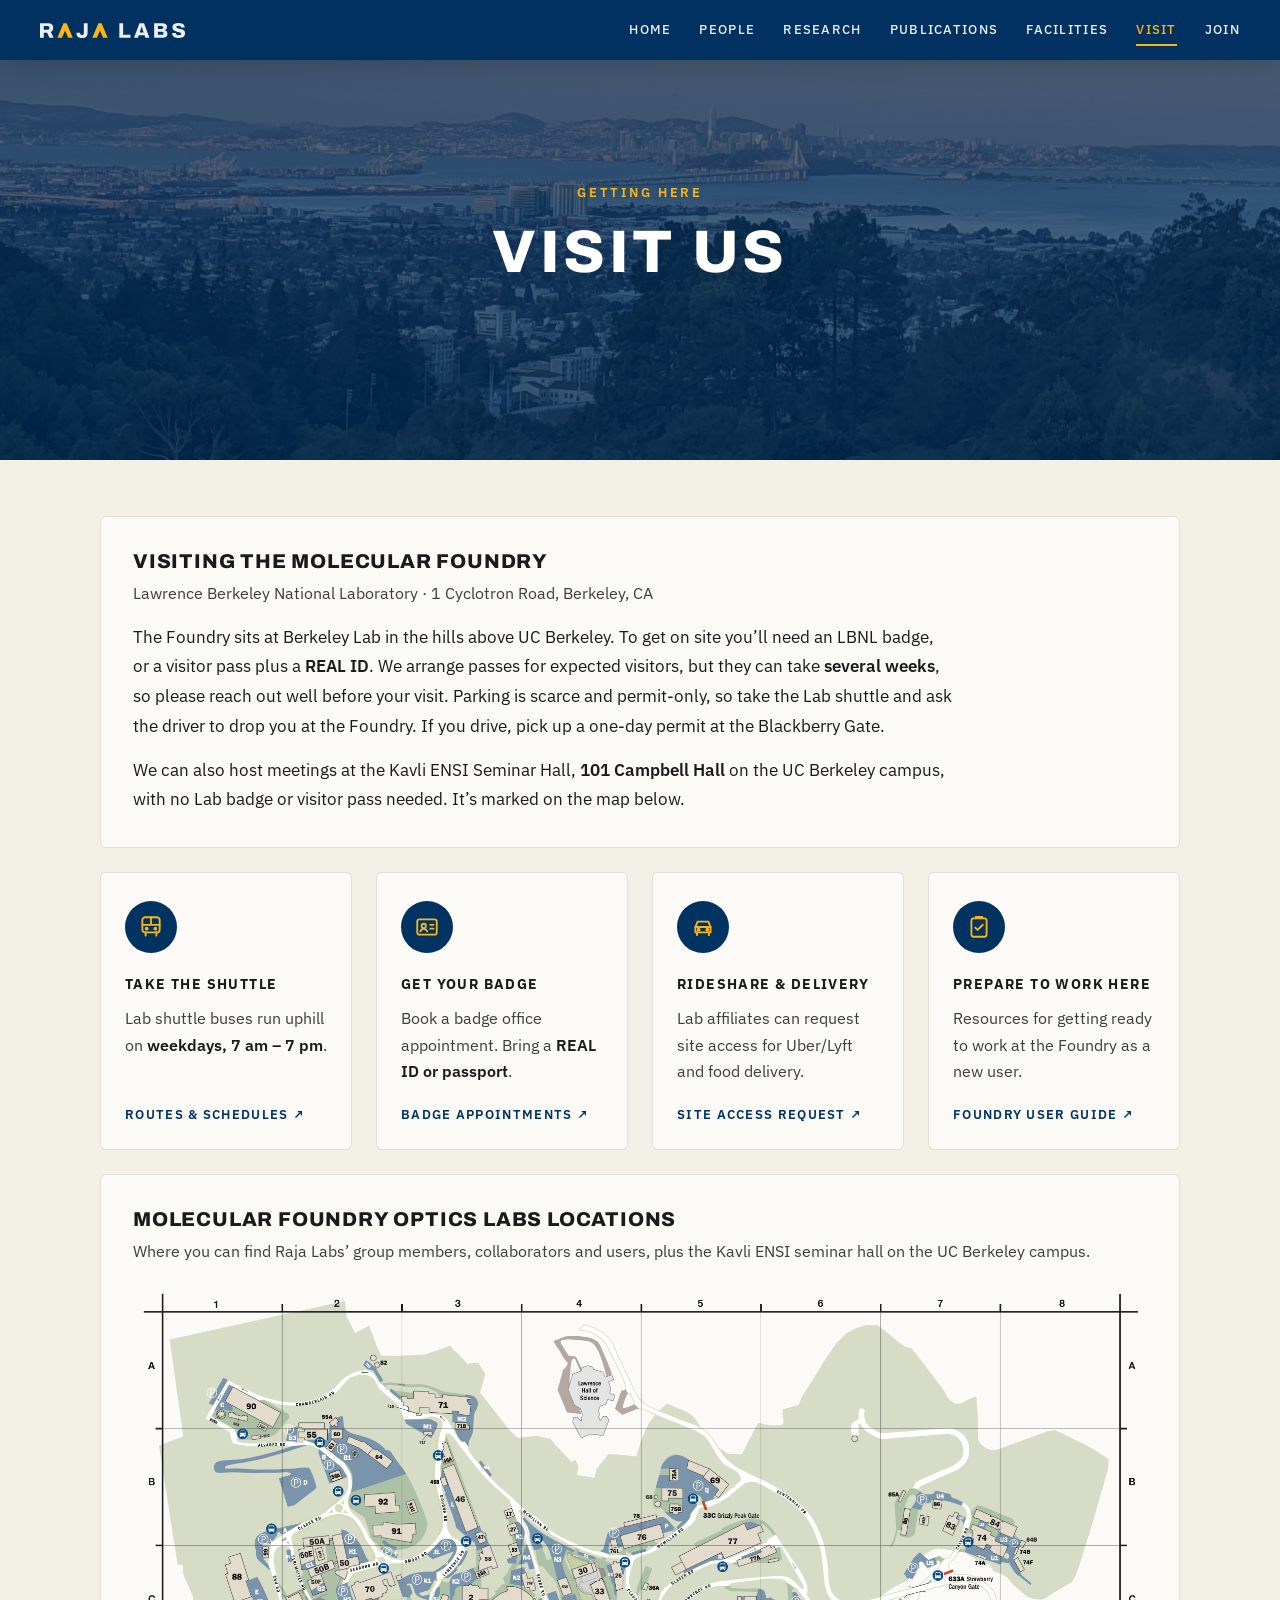
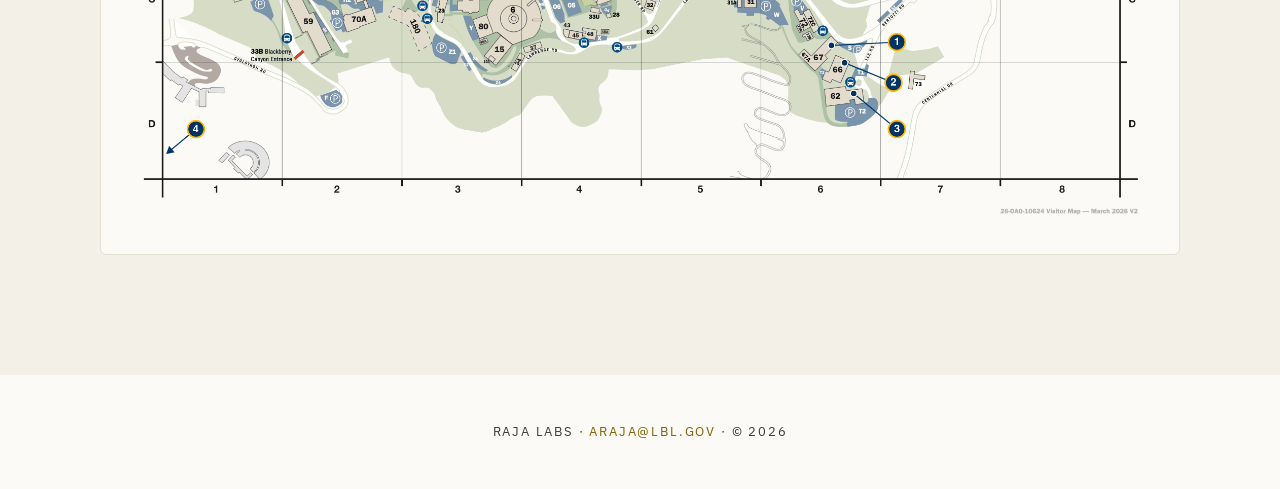
<file: visit.html>
<!DOCTYPE html>
<html lang="en">
<head>
  <meta charset="utf-8">
  <meta name="viewport" content="width=device-width, initial-scale=1">
  <title>Visit Us · Raja Labs</title>
  <meta name="description" content="Visiting Raja Labs at the Molecular Foundry, Building 67, Berkeley Lab: shuttle, badge office, rideshare site access and the Foundry user guide.">
  <link rel="canonical" href="https://rajalabs.lbl.gov/visit.html">
  <meta name="robots" content="index, follow">
  <meta name="theme-color" content="#003262">
  <link rel="icon" href="assets/favicon.svg" type="image/svg+xml">
  <link rel="apple-touch-icon" href="assets/apple-touch-icon.png">

  <!-- Open Graph / social previews -->
  <meta property="og:type" content="website">
  <meta property="og:site_name" content="Raja Labs">
  <meta property="og:locale" content="en_US">
  <meta property="og:title" content="Visit Us · Raja Labs">
  <meta property="og:description" content="Visiting Raja Labs at the Molecular Foundry, Building 67, Berkeley Lab: shuttle, badge office, rideshare site access and the Foundry user guide.">
  <meta property="og:url" content="https://rajalabs.lbl.gov/visit.html">
  <meta property="og:image" content="https://rajalabs.lbl.gov/assets/visit.jpg">
  <meta property="og:image:width" content="2400">
  <meta property="og:image:height" content="960">
  <meta property="og:image:alt" content="View from Berkeley Lab over the UC Berkeley campus to San Francisco Bay">
  <meta name="twitter:card" content="summary_large_image">

  <link rel="preconnect" href="https://fonts.googleapis.com">
  <link rel="preconnect" href="https://fonts.gstatic.com" crossorigin>
  <link href="https://fonts.googleapis.com/css2?family=Archivo:wght@500;600;700;800;900&family=IBM+Plex+Sans:ital,wght@0,400;0,500;0,600;0,700;1,400&display=swap" rel="stylesheet">
  <link rel="stylesheet" href="css/styles.css">
  <script>document.documentElement.classList.add('js')</script>
  <script src="js/main.js" defer></script>
  <script src="js/visits.js" defer></script>
  <script type="application/ld+json">
  {
    "@context": "https://schema.org",
    "@type": "BreadcrumbList",
    "itemListElement": [
      {
        "@type": "ListItem",
        "position": 1,
        "name": "Home",
        "item": "https://rajalabs.lbl.gov/"
      },
      {
        "@type": "ListItem",
        "position": 2,
        "name": "Visit",
        "item": "https://rajalabs.lbl.gov/visit.html"
      }
    ]
  }
  </script>
</head>
<body>
  <a class="skip-link" href="#main">Skip to content</a>

  <!-- NAV -->
  <nav class="nav nav--solid" id="nav">
    <a href="index.html" class="nav__brand" aria-label="Raja Labs"><svg class="nav__logo" viewBox="0 0 6917 711" aria-hidden="true" focusable="false"><use href="assets/wordmark.svg#wordmark"/></svg></a>
    <button class="nav__toggle" id="nav-toggle" aria-label="Toggle menu" aria-expanded="false" aria-controls="nav-links">
      <span></span><span></span><span></span>
    </button>
    <div class="nav__links" id="nav-links">
      <a href="index.html" class="nav__link">Home</a>
      <a href="about.html" class="nav__link">People</a>
      <a href="research.html" class="nav__link">Research</a>
      <a href="publications.html" class="nav__link">Publications</a>
      <a href="facilities.html" class="nav__link">Facilities</a>
      <a href="visit.html" class="nav__link is-active" aria-current="page">Visit</a>
      <a href="join.html" class="nav__link">Join</a>
    </div>
  </nav>

  <main id="main">
    <!-- PAGE HEADER -->
    <header class="page-head page-head--visit">
      <div class="page-head__inner">
        <p class="eyebrow">Getting here</p>
        <h1 class="page-head__title">Visit Us</h1>
      </div>
    </header>

    <!-- VISIT -->
    <section class="visit">
      <div class="visit__inner">
        <article class="visit-intro">
          <div class="visit-intro__body">
            <h2 class="visit__title">Visiting the Molecular Foundry</h2>
            <p class="visit-intro__where">Lawrence Berkeley National Laboratory · 1 Cyclotron Road, Berkeley, CA</p>
            <p class="visit-intro__text">The Foundry sits at Berkeley Lab in the hills above UC Berkeley. To get on site you’ll need an LBNL badge, or a visitor pass plus a <strong>REAL ID</strong>. We arrange passes for expected visitors, but they can take <strong>several weeks</strong>, so please reach out well before your visit. Parking is scarce and permit-only, so take the Lab shuttle and ask the driver to drop you at the Foundry. If you drive, pick up a one-day permit at the Blackberry Gate.</p>
            <p class="visit-intro__text">We can also host meetings at the Kavli ENSI Seminar Hall, <strong>101 Campbell Hall</strong> on the UC Berkeley campus, with no Lab badge or visitor pass needed. It’s marked on the map below.</p>
          </div>
        </article>

        <ul class="visit__grid">
          <li class="visit-card">
            <svg class="visit__icon" viewBox="0 0 24 24" aria-hidden="true"><rect x="4" y="3" width="16" height="14" rx="2.5"/><path d="M4 10h16M12 3v7"/><circle cx="8" cy="13.5" r=".9"/><circle cx="16" cy="13.5" r=".9"/><path d="M7 17v3M17 17v3"/></svg>
            <h3 class="visit-card__title">Take the shuttle</h3>
            <p class="visit-card__body">Lab shuttle buses run uphill on <strong>weekdays, 7 am – 7 pm</strong>.</p>
            <a href="https://commute.lbl.gov/service/shuttle-buses/" target="_blank" rel="noopener" class="visit-card__link">Routes &amp; schedules ↗<span class="sr-only"> (opens in a new tab)</span></a>
          </li>
          <li class="visit-card">
            <svg class="visit__icon" viewBox="0 0 24 24" aria-hidden="true"><rect x="3" y="5" width="18" height="14" rx="2"/><circle cx="9" cy="11" r="2"/><path d="M5.8 16c.6-1.5 1.8-2.3 3.2-2.3s2.6.8 3.2 2.3M15 10h3M15 13.5h3"/></svg>
            <h3 class="visit-card__title">Get your badge</h3>
            <p class="visit-card__body">Book a badge office appointment. Bring a <strong>REAL ID or passport</strong>.</p>
            <a href="https://securityandemergencyservices.lbl.gov/service/badging/badge-office/" target="_blank" rel="noopener" class="visit-card__link">Badge appointments ↗<span class="sr-only"> (opens in a new tab)</span></a>
          </li>
          <li class="visit-card">
            <svg class="visit__icon" viewBox="0 0 24 24" aria-hidden="true"><path d="M5 17v-5l2-5h10l2 5v5z"/><path d="M5 12h14"/><circle cx="8" cy="14.5" r=".9"/><circle cx="16" cy="14.5" r=".9"/><path d="M6.5 17v2.5M17.5 17v2.5"/></svg>
            <h3 class="visit-card__title">Rideshare &amp; delivery</h3>
            <p class="visit-card__body">Lab affiliates can request site access for Uber/Lyft and food delivery.</p>
            <a href="https://veoci.com/v/p/dashboard/wua2jkfkcs" target="_blank" rel="noopener" class="visit-card__link">Site access request ↗<span class="sr-only"> (opens in a new tab)</span></a>
          </li>
          <li class="visit-card">
            <svg class="visit__icon" viewBox="0 0 24 24" aria-hidden="true"><rect x="5" y="4" width="14" height="17" rx="2"/><path d="M9 4V2.8h6V4"/><path d="M8.5 12.5l2.2 2.2 4.8-4.8"/></svg>
            <h3 class="visit-card__title">Prepare to work here</h3>
            <p class="visit-card__body">Resources for getting ready to work at the Foundry as a new user.</p>
            <a href="https://foundry.lbl.gov/user-program/user-guide/prepare/" target="_blank" rel="noopener" class="visit-card__link">Foundry user guide ↗<span class="sr-only"> (opens in a new tab)</span></a>
          </li>
        </ul>

        <figure class="visit-map">
          <figcaption class="visit-map__caption">
            <h2 class="visit__title">Molecular Foundry Optics Labs Locations</h2>
            <p class="visit-map__tagline">Where you can find Raja Labs’ group members, collaborators and users, plus the Kavli ENSI seminar hall on the UC Berkeley campus.</p>
          </figcaption>
          <a href="assets/lbnl-optics-labs-map.pdf" target="_blank" rel="noopener" class="visit-map__link">
            <img src="assets/lbnl-optics-labs-map.png" width="2000" height="1059" loading="lazy" alt="Berkeley Lab site map highlighting Raja Labs’ optics labs: Building 67, cryogenic time-resolved optical microscopy and spectroscopy; Building 66, quantum optics labs with fiber connections to ion traps at Quantnet; Building 62, cryogenic ultrafast magneto-optical microscopy and spectroscopy. A fourth callout points just off the map’s bottom-left corner to the Kavli ENSI Seminar Hall, 101 Campbell Hall, on the UC Berkeley campus, west of the Greek Theatre.">
            <span class="sr-only"> (full-size PDF, opens in a new tab)</span>
          </a>
        </figure>
      </div>
    </section>
  </main>

  <footer class="footer">
    Raja Labs · <a href="mailto:araja@lbl.gov">araja@lbl.gov</a> · © 2026
  </footer>

</body>
</html>
</file>
<file: css/styles.css>
/* Raja Labs — Light, Electrons & Quantum Interfaces */

:root {
  --blue: #003262;
  --gold: #FDB515;
  --gold-dark: #c99a1f;
  --gold-text: #866000; /* gold dark enough for text on paper and sand (5:1+) */
  --ink: #1a1a1a;
  --paper: #fbfaf7;
  --sand: #f3f0e8;
  --rule: #e3dfd5;
  --muted: #3d3d3d;
  /* Type scale. rem, so text follows the reader's browser font size. Nothing on the site is smaller than --label. */
  --text-lg: 1.1875rem;  /* 19px: ledes on dark headers */
  --text: 1.0625rem;     /* 17px: running prose */
  --text-sm: 1rem;       /* 16px: card bodies, lists */
  --text-xs: .875rem;    /* 14px: citations, legends */
  --label: .8125rem;     /* 13px: uppercase labels, buttons, nav */
  --display: 'Archivo', Helvetica, sans-serif;
  --body: 'IBM Plex Sans', Helvetica, Arial, sans-serif;
  --nav-h: 76px;
  --nav-h-solid: 60px;
  /* Section spacing. Every section is padded --section-y top and bottom. An edge shared with a closely
     related neighbour (content continuing from the page header, or a section that continues the one
     above it) uses --section-y-tight on both sides instead. */
  --section-y: 120px;
  --section-y-tight: 56px;
}

*, *::before, *::after { box-sizing: border-box; }

html { scroll-behavior: smooth; scroll-padding-top: 64px; }

body {
  margin: 0;
  background: var(--paper);
  color: var(--ink);
  font-family: var(--body);
  font-size: var(--text);
  line-height: 1.6;
  text-wrap: pretty;
}
/* Thinner rendering only for light-on-dark text; dark text on paper keeps the platform's heavier default. */
.hero, .page-head, .access { -webkit-font-smoothing: antialiased; }

a { color: var(--blue); text-decoration: none; }
a:hover { color: var(--gold-text); }

img { display: block; max-width: 100%; }

/* ---------- Shared ---------- */

.eyebrow {
  margin: 0 0 12px;
  font-size: var(--label);
  letter-spacing: .2em;
  text-transform: uppercase;
  color: var(--gold-text);
  font-weight: 600;
}

.section-title {
  margin: 0 0 72px;
  font-family: var(--display);
  font-weight: 800;
  font-size: clamp(1.875rem, 3.4vw, 2.625rem);
  letter-spacing: .06em;
  text-transform: uppercase;
}

.btn {
  display: inline-block;
  padding: 14px 26px;
  font-size: var(--label);
  letter-spacing: .14em;
  text-transform: uppercase;
  font-weight: 600;
  border: 1px solid;
  transition: all .25s;
}
.btn--solid { background: var(--blue); color: #fff; border-color: var(--blue); }
.btn--solid:hover { background: #fff; color: var(--blue); }
.btn--outline { background: transparent; color: var(--blue); border-color: var(--blue); }
.btn--outline:hover { background: var(--blue); color: #fff; }
.btn--dark { padding: 12px 22px; color: var(--ink); border-color: var(--ink); }
.btn--dark:hover { background: var(--ink); color: #fff; }
.btn--light { padding: 14px 28px; color: #fff; border-color: #fff; }
.btn--light:hover { background: var(--gold); border-color: var(--gold); color: var(--blue); }

.placeholder {
  display: flex;
  align-items: center;
  justify-content: center;
  text-align: center;
  font-family: ui-monospace, Menlo, monospace;
  border-radius: 50%;
}

.date {
  font-size: var(--label);
  letter-spacing: .1em;
  text-transform: uppercase;
  color: var(--gold-text);
  font-weight: 600;
  padding-top: 3px;
}

.list-head {
  display: flex;
  flex-wrap: wrap;
  gap: 8px 16px;
  justify-content: space-between;
  align-items: baseline;
  border-bottom: 2px solid var(--ink);
  padding-bottom: 12px;
  margin-bottom: 8px;
}
.list-head__title {
  margin: 0;
  font-family: var(--display);
  font-weight: 800;
  font-size: 1.375rem;
  letter-spacing: .08em;
  text-transform: uppercase;
}
.list-head__meta {
  font-size: var(--label);
  letter-spacing: .14em;
  text-transform: uppercase;
  color: var(--muted);
}

/* Keyboard users: the first Tab stop jumps past the nav to the page content. Hidden until focused. */
.skip-link {
  position: fixed;
  top: 12px; left: 12px;
  z-index: 100;
  padding: 10px 16px;
  background: var(--gold);
  color: #000;
  font-weight: 600;
  border-radius: 4px;
  transform: translateY(-200%);
}
.skip-link:focus { transform: none; }

/* ---------- Nav ---------- */

.nav {
  position: fixed;
  top: 0; left: 0; right: 0;
  z-index: 50;
  display: flex;
  align-items: center;
  justify-content: space-between;
  gap: 32px;
  padding: 0 40px;
  height: var(--nav-h);
  background: transparent;
  color: rgba(255, 255, 255, .92);
  transition: all .35s ease;
}
/* Over the hero photo, a tight navy edge on the letters keeps them clear where the sky is pale; no tint on the photo itself. */
.nav:not(.is-solid):not(.nav--solid):not(.is-open) .nav__logo,
.nav:not(.is-solid):not(.nav--solid):not(.is-open) .nav__toggle {
  filter: drop-shadow(0 1px 1px rgba(0, 20, 45, .6)) drop-shadow(0 0 4px rgba(0, 20, 45, .45));
}
.nav:not(.is-solid):not(.nav--solid):not(.is-open) .nav__link {
  text-shadow: 0 1px 1px rgba(0, 20, 45, .6), 0 0 4px rgba(0, 20, 45, .45);
}
/* The solid bar is navy, so the wordmark's gold Λs and the gold active link always sit on navy (7:1). */
.nav.is-solid,
.nav--solid {
  height: var(--nav-h-solid);
  background: rgba(0, 50, 98, .97);
  color: rgba(255, 255, 255, .92);
  box-shadow: 0 6px 24px rgba(0, 0, 0, .18);
  backdrop-filter: blur(10px);
  -webkit-backdrop-filter: blur(10px);
}

/* The RΛJΛ LΛBS wordmark (assets/wordmark.svg): its letters take the nav's text colour, the Λs stay gold. */
.nav__brand {
  display: block;
  flex-shrink: 0;
  color: inherit;
}
.nav__brand:hover { color: inherit; }
.nav__logo {
  display: block;
  height: 15px;
  width: auto;
  aspect-ratio: 6917 / 711; /* the wordmark's viewBox */
}

.nav__links { display: flex; gap: 28px; align-items: center; }

.nav__link {
  position: relative;
  font-size: var(--label);
  letter-spacing: .1em;
  text-transform: uppercase;
  font-weight: 500;
  padding: 6px 0;
  color: inherit;
  transition: color .25s;
}
.nav__link::after {
  content: '';
  position: absolute;
  left: 0; bottom: 0;
  height: 2px;
  width: 0;
  background: var(--gold);
  transition: width .3s ease;
}
.nav__link:hover,
.nav__link.is-active { color: var(--gold); }
.nav__link.is-active::after { width: 100%; }

.nav__toggle {
  display: none;
  width: 36px; height: 36px;
  padding: 8px 6px;
  background: none;
  border: 0;
  color: inherit;
  cursor: pointer;
  flex-direction: column;
  justify-content: space-between;
}
.nav__toggle span {
  display: block;
  height: 2px;
  background: currentColor;
  transition: transform .3s, opacity .3s;
}

/* ---------- Hero ---------- */

.hero {
  position: relative;
  height: 92vh;
  min-height: 520px;
  padding-top: var(--nav-h); /* the transparent nav overlays the photo, so centre the text in the area below it */
  display: flex;
  flex-direction: column;
  align-items: center;
  justify-content: center;
  text-align: center;
  color: #fff;
  overflow: hidden;
}
.hero__img {
  position: absolute;
  inset: 0;
  width: 100%;
  height: 100%;
  object-fit: cover;
  object-position: center 42%;
}
.hero__shade {
  position: absolute;
  inset: 0;
  background: linear-gradient(180deg, rgba(0, 30, 60, .45) 0%, rgba(0, 30, 60, .15) 45%, rgba(0, 30, 60, .55) 100%);
}
.hero__content { position: relative; max-width: 1040px; padding: 0 24px; }
.hero__title {
  margin: 0;
  font-family: var(--display);
  font-weight: 800;
  font-size: clamp(1.75rem, 4vw, 3.375rem);
  line-height: 1.12;
  letter-spacing: -.005em;
  word-spacing: .04em;
  font-kerning: normal;
  text-wrap: balance;
  text-shadow: 0 2px 24px rgba(0, 0, 0, .35);
}
.hero__subtitle {
  margin: 16px 0 0;
  font-family: var(--display);
  font-weight: 700;
  font-size: clamp(.9375rem, 1.3vw, 1.125rem);
  letter-spacing: .16em;
  padding-left: .16em; /* balances the tracking after the last letter so the line centres optically */
  text-transform: uppercase;
  text-shadow: 0 1px 12px rgba(0, 0, 0, .4);
}
.hero__affil {
  margin: 14px 0 0;
  font-size: var(--text-xs);
  font-weight: 500;
  letter-spacing: .14em;
  padding-left: .14em; /* balances the tracking after the last letter */
  text-transform: uppercase;
  opacity: .95;
  text-shadow: 0 1px 8px rgba(0, 0, 0, .5);
}
/* One role per line under the name. */
.hero__affil { line-height: 1.5; }
.hero__affil span { display: block; }
.hero__affil span + span { margin-top: 4px; }
/* Scroll cue: a chevron at the foot of the photo that drifts down gently, pointing to the content below. */
.hero__cue {
  position: absolute;
  bottom: 28px;
  left: 50%;
  transform: translateX(-50%);
  padding: 8px;
  color: #fff;
  opacity: .85;
  filter: drop-shadow(0 1px 6px rgba(0, 0, 0, .45));
  transition: opacity .2s;
}
.hero__cue:hover, .hero__cue:focus-visible { opacity: 1; }
.hero__cue svg { display: block; animation: hero-cue 2.4s ease-in-out infinite; }
@keyframes hero-cue {
  0%, 100% { transform: translateY(0); }
  50% { transform: translateY(6px); }
}

/* ---------- Page header (inner pages) ---------- */

/* Every inner page header is the same height, sized to the group photo on the People pages, with the title
   at the same place in each: centred in the band above the tabs, whether or not the page has tabs. */
.page-head {
  --head-h: max(400px, 210px + 14vw);
  position: relative;
  height: calc(var(--nav-h-solid) + var(--head-h));
  background: var(--blue);
  color: #fff;
  padding: calc(var(--nav-h-solid) + var(--head-h) / 2 - 77px) 24px 0;
  text-align: center;
  overflow: hidden;
}
.page-head__inner { position: relative; max-width: 760px; margin: 0 auto; }
.page-head .eyebrow { color: var(--gold); margin-bottom: 18px; }
.page-head__title {
  margin: 0;
  font-family: var(--display);
  font-weight: 800;
  font-size: clamp(2.25rem, 5vw, 3.75rem);
  letter-spacing: .06em;
  text-transform: uppercase;
  line-height: 1;
}
.page-head .btn { margin-top: 32px; }
/* Content sits closer to the page header than to other sections. */
.page-head + section:not(.publications) { padding-top: var(--section-y-tight); }

/* Tabs along the bottom edge of a page header, linking the pages grouped under one nav item. */
.subnav {
  position: absolute;
  left: 0; right: 0; bottom: 0;
  z-index: 1;
  border-top: 1px solid rgba(255, 255, 255, .16);
  overflow-x: auto;
  scrollbar-width: none;
}
.subnav__inner { display: flex; gap: 36px; width: max-content; margin: 0 auto; padding: 0 24px; }
.subnav__link {
  position: relative;
  padding: 17px 0 15px;
  font-size: var(--label);
  letter-spacing: .1em;
  text-transform: uppercase;
  font-weight: 500;
  white-space: nowrap;
  color: rgba(255, 255, 255, .85);
  transition: color .25s;
}
.subnav__link::after {
  content: '';
  position: absolute;
  left: 0; bottom: 0;
  height: 2px;
  width: 0;
  background: var(--gold);
  transition: width .3s ease;
}
.subnav__link:hover { color: #fff; }
.subnav__link.is-active { color: var(--gold); }
.subnav__link.is-active::after { width: 100%; }
/* When the tabs don't fit (phones), fade the edge that has more tabs past it (classes set in js/main.js). */
.subnav--more-right { -webkit-mask-image: linear-gradient(to right, #000 calc(100% - 56px), transparent); mask-image: linear-gradient(to right, #000 calc(100% - 56px), transparent); }
.subnav--more-left { -webkit-mask-image: linear-gradient(to left, #000 calc(100% - 56px), transparent); mask-image: linear-gradient(to left, #000 calc(100% - 56px), transparent); }
.subnav--more-left.subnav--more-right { -webkit-mask-image: linear-gradient(to right, transparent, #000 56px, #000 calc(100% - 56px), transparent); mask-image: linear-gradient(to right, transparent, #000 56px, #000 calc(100% - 56px), transparent); }
/* Grouped pages (People: PI / Team; Join: Getting Started / Lab Life / Values / FAQ): larger tabs, with the title centered
   in the space between the nav and the tabs. */
.page-head--tabs { display: flex; flex-direction: column; padding: var(--nav-h-solid) 0 0; }
.page-head--tabs .page-head__inner { width: 100%; margin: auto; padding: 0 24px; }
.page-head--tabs .subnav { position: relative; }
.page-head--tabs .subnav__inner { gap: 56px; }
.page-head--tabs .subnav__link { padding: 20px 0 18px; font-size: 1.25rem; }

/* Faded view over Berkeley to the Bay and San Francisco behind the Visit page title. */
.page-head--visit::before {
  content: '';
  position: absolute;
  inset: var(--nav-h-solid) 0 0;
  background: url(../assets/visit.jpg) center top / cover no-repeat;
  opacity: .3;
}

/* Faded group photo behind the Team and About page titles, starting below the nav and pinned to its top edge. */
.page-head--team::before {
  content: '';
  position: absolute;
  inset: var(--nav-h-solid) 0 0;
  background: url(../assets/team.jpg) center top / cover no-repeat;
  opacity: .35;
}

/* Faded optics table photo behind the Facilities page title. */
.page-head--facilities::before {
  content: '';
  position: absolute;
  inset: var(--nav-h-solid) 0 0;
  background: url(../assets/facilities.jpg) center / cover no-repeat;
  opacity: .3;
}

/* Faded research imagery behind the Research page title. */
.page-head--research::before {
  content: '';
  position: absolute;
  inset: var(--nav-h-solid) 0 0;
  background: url(../assets/research.jpg) center / cover no-repeat;
  opacity: .3;
}

/* Home page stream (js/stream.js): each following page opens with its own header, shortened, as a banner.
   Scoped to .stream so it outranks the per-page header rules below. */
.stream .page-head { height: auto; padding: 96px 24px; }
.stream .page-head::before { inset: 0; }
.stream .page-head__title a,
.stream .page-head__title a:hover { color: inherit; }
/* Publications keeps its paper-boat ticker, so its banner keeps the full header height. */
.stream .page-head.page-head--fleet { height: var(--head-h); padding: 0; }
.stream .fleet__title a { pointer-events: auto; }

/* ---------- Intro ---------- */

.intro { padding: var(--section-y) 24px; display: flex; justify-content: center; }
.intro__inner { max-width: 720px; text-align: center; }
.intro .eyebrow { margin-bottom: 20px; }
.intro__lead {
  margin: 0;
  font-size: clamp(1.375rem, 2.2vw, 1.75rem);
  line-height: 1.35;
  font-weight: 500;
}
.intro__body {
  margin: 26px auto 0;
  max-width: 620px;
  font-size: var(--text);
  line-height: 1.75;
  color: var(--muted);
}
/* Home blurb spans the same width as the Explore honeycomb below it, narrow enough for a comfortable line length. */
.intro--text .intro__inner { max-width: 640px; text-align: left; }
/* Home blurb: every paragraph set alike, in bold. */
.intro--text .intro__lead,
.intro--text .intro__body { font-size: clamp(1rem, 1.3vw, 1.125rem); line-height: 1.65; font-weight: 600; color: var(--ink); }
.intro--text .intro__body { max-width: none; margin-top: 20px; }
.intro__ctas {
  display: flex;
  gap: 14px;
  justify-content: center;
  flex-wrap: wrap;
  margin-top: 40px;
}

/* ---------- Explore (home page summary of the top nav) ---------- */

.explore { background: var(--sand); padding: var(--section-y-tight) 24px; }
.explore__inner { max-width: 640px; margin: 0 auto; container-type: inline-size; }
.explore .eyebrow { margin-bottom: 24px; }
/* Honeycomb of flat-topped hexagons. Each hexagon is 4 column units wide and 2 row units tall; neighbours
   step 3 units across and every other one drops 1 row unit, so the slanted edges interlock. --cols is the
   column unit count (3 per hexagon + 1); a row unit is half a hexagon's height (width × √3/4). Widths are
   measured against .explore__inner (cqw), since a grid can't size its own rows from its own width. */
.explore__grid {
  --cols: 13;
  list-style: none;
  margin: 0;
  padding: 0;
  display: grid;
  grid-template-columns: repeat(var(--cols), 1fr);
  grid-auto-rows: calc(100cqw / var(--cols) * 1.732);
}
.explore__grid > li { grid-row-end: span 2; grid-column-end: span 4; display: flex; align-items: center; padding: 3px; }
/* Desktop: a zigzag row of four, with the last two side by side in the dips under the first and third. */
.explore__grid > li:nth-child(1) { grid-column-start: 1; grid-row-start: 1; }
.explore__grid > li:nth-child(2) { grid-column-start: 4; grid-row-start: 2; }
.explore__grid > li:nth-child(3) { grid-column-start: 7; grid-row-start: 1; }
.explore__grid > li:nth-child(4) { grid-column-start: 10; grid-row-start: 2; }
.explore__grid > li:nth-child(5) { grid-column-start: 1; grid-row-start: 3; }
.explore__grid > li:nth-child(6) { grid-column-start: 7; grid-row-start: 3; }
.explore__card {
  --hex: polygon(25% 0, 75% 0, 100% 50%, 75% 100%, 25% 100%, 0 50%);
  position: relative;
  display: flex;
  flex-direction: column;
  justify-content: center;
  align-items: center;
  gap: 6px;
  width: 100%;
  aspect-ratio: 2 / 1.732; /* regular hexagon: every side equal */
  padding: 0 17%;
  text-align: center;
  background: var(--rule); /* shows as the outline around the paper fill below */
  clip-path: var(--hex);
  isolation: isolate;
  transition: background .25s;
}
.explore__card::before {
  content: '';
  position: absolute;
  inset: 2px;
  z-index: -1;
  background: var(--paper);
  clip-path: var(--hex);
}
.explore__card:hover { background: var(--gold); }
.explore__card:focus-visible { outline: none; background: var(--blue); }
.explore__title {
  font-family: var(--display);
  font-weight: 800;
  font-size: .9375rem;
  letter-spacing: .04em;
  text-transform: uppercase;
  white-space: nowrap;
  color: var(--blue);
}
.explore__card:hover .explore__title { color: var(--gold-text); }
.explore__text { font-size: var(--text-xs); line-height: 1.5; color: var(--muted); text-wrap: balance; }
/* Three across, two deep, once the row of four would be under 640px wide and its descriptions would
   overflow the hexagons (640px plus the section's 24px side padding). */
@media (max-width: 687px) {
  .explore__grid { --cols: 10; }
  .explore__grid > li:nth-child(n) { grid-column-start: auto; grid-row-start: auto; }
  .explore__grid > li:nth-child(3n+1) { grid-column-start: 1; }
  .explore__grid > li:nth-child(3n+2) { grid-column-start: 4; }
  .explore__grid > li:nth-child(3n) { grid-column-start: 7; }
  .explore__grid > li:nth-child(1), .explore__grid > li:nth-child(3) { grid-row-start: 1; }
  .explore__grid > li:nth-child(2) { grid-row-start: 2; }
  .explore__grid > li:nth-child(4), .explore__grid > li:nth-child(6) { grid-row-start: 3; }
  .explore__grid > li:nth-child(5) { grid-row-start: 4; }
}
/* Phone: two across, three deep, titles only. */
@media (max-width: 600px) {
  .explore__inner, .intro--text .intro__inner { max-width: 400px; }
  .explore__grid { --cols: 7; }
  .explore__grid > li:nth-child(odd) { grid-column-start: 1; }
  .explore__grid > li:nth-child(even) { grid-column-start: 4; }
  .explore__grid > li:nth-child(1) { grid-row-start: 1; }
  .explore__grid > li:nth-child(2) { grid-row-start: 2; }
  .explore__grid > li:nth-child(3) { grid-row-start: 3; }
  .explore__grid > li:nth-child(4) { grid-row-start: 4; }
  .explore__grid > li:nth-child(5) { grid-row-start: 5; }
  .explore__grid > li:nth-child(6) { grid-row-start: 6; }
  .explore__card { padding: 0 12%; }
  .explore__text { display: none; }
}

/* ---------- Research ---------- */

.research { padding: var(--section-y-tight) 24px var(--section-y); max-width: 1080px; margin: 0 auto; }
.theme { margin-top: 48px; }
/* Foundations runs straight into Directions, which closes the page. */
.research:has(+ .directions) { padding-bottom: var(--section-y-tight); }
/* Section labels sit above their first theme the same way in both bands. */
.research > .eyebrow, .directions .eyebrow { margin-bottom: 24px; }
.research > .eyebrow + .theme { margin-top: 0; }
.theme__head {
  display: grid;
  grid-template-columns: 88px minmax(0, 1fr);
  gap: 32px;
  align-items: start;
  margin-bottom: 28px;
}
.area__glyph {
  width: 88px; height: 88px;
  border-radius: 50%;
  border: 1px solid #c8c3b8;
  display: flex;
  align-items: center;
  justify-content: center;
  background: var(--paper);
}
.icon { width: 66px; height: 66px; fill: none; stroke-linecap: round; stroke-linejoin: round; }
.icon__line, .icon__slab, .icon__edge { stroke: var(--blue); }
.icon__accent { stroke: var(--gold-dark); }
.icon__slab { fill: rgba(253, 181, 21, .18); }
.icon__edge { stroke-width: 1.3; }
.icon__band { fill: var(--paper); }
.icon__band--back { fill: #fde3a0; }
.icon__person { fill: var(--blue); }
.icon__skin { fill: var(--paper); }
.icon__spark { fill: var(--gold); }
.theme__title {
  margin: 0 0 10px;
  font-family: var(--display);
  font-weight: 800;
  font-size: 1.375rem;
  line-height: 1.3;
  letter-spacing: .06em;
  text-transform: uppercase;
}
.theme__lede { margin: 0; max-width: 720px; font-size: var(--text); line-height: 1.7; color: var(--muted); }
.findings {
  list-style: none;
  margin: 0;
  padding: 0;
  display: grid;
  grid-template-columns: repeat(auto-fill, minmax(300px, 1fr));
  gap: 0 48px;
}
/* Four findings sit two by two rather than three plus an orphan. */
.findings:has(> :nth-child(4):last-child) { grid-template-columns: repeat(auto-fill, minmax(max(300px, calc(50% - 24px)), 1fr)); }
.finding { padding: 22px 0; border-top: 1px solid var(--rule); }
.finding__title {
  margin: 0 0 8px;
  font-size: var(--text-xs);
  letter-spacing: .1em;
  text-transform: uppercase;
  font-weight: 700;
  line-height: 1.6;
}
.finding__body { margin: 0 0 10px; font-size: var(--text-sm); line-height: 1.7; color: var(--muted); }
.finding__ref { margin: 0; font-size: var(--text-xs); color: var(--muted); }
.research__more { margin: 40px 0 0; text-align: center; font-size: var(--text); color: var(--muted); }
.research__more a { font-weight: 500; text-decoration: underline; text-underline-offset: 3px; text-decoration-color: var(--rule); }

.directions { background: var(--sand); padding: var(--section-y-tight) 24px var(--section-y); }
.directions__inner { max-width: 1032px; margin: 0 auto; }
.programs {
  list-style: none;
  margin: 32px 0 0;
  padding: 0;
  display: grid;
  grid-template-columns: repeat(auto-fit, minmax(min(100%, 420px), 1fr));
  gap: 20px;
}
.program {
  padding: 24px 28px 26px;
  background: var(--paper);
  border: 1px solid var(--rule);
  border-radius: 6px;
}
.program__role { margin: 0 0 12px; font-size: var(--label); letter-spacing: .12em; text-transform: uppercase; font-weight: 600; color: var(--gold-text); }
.program__title {
  margin: 0 0 6px;
  font-family: var(--display);
  font-weight: 800;
  font-size: 1.25rem;
  letter-spacing: .04em;
  text-transform: uppercase;
  color: var(--blue);
}
.program__sub { margin: 0 0 16px; font-size: var(--text-xs); line-height: 1.5; color: var(--muted); }
.program__sub a { color: var(--blue); font-weight: 500; text-decoration: underline; text-underline-offset: 3px; text-decoration-color: var(--rule); }
.program__body { margin: 0; font-size: var(--text-sm); line-height: 1.7; }
.program__list { margin: 14px 0 0; padding-left: 18px; font-size: var(--text-sm); line-height: 1.65; color: var(--muted); }
.program__list li + li { margin-top: 8px; }
.program__list b { font-weight: 600; color: var(--ink); }
/* LEAP spans the row with its three outputs side by side, so the shorter cards below don't stretch to its height. */
.program--wide { grid-column: 1 / -1; }
.program--wide .program__body { max-width: 720px; }
.program--wide .program__list { display: grid; grid-template-columns: repeat(auto-fit, minmax(min(100%, 360px), 1fr)); gap: 8px 40px; }
.program--wide .program__list li + li { margin-top: 0; }
.program__partners { margin: 14px 0 0; font-size: var(--text-sm); line-height: 1.65; color: var(--muted); }

/* ---------- PI ---------- */

.pi { background: var(--sand); padding: var(--section-y) 24px; }
.pi__inner {
  max-width: 1080px;
  margin: 0 auto;
  display: grid;
  grid-template-columns: minmax(220px, 300px) minmax(0, 1fr);
  gap: 40px 64px;
  align-items: start;
}
.pi__photo {
  width: 100%;
  aspect-ratio: 1;
  object-fit: cover;
  border-radius: 6px;
}
.pi__contact {
  list-style: none;
  margin: 10px 0 0;
  padding: 10px 0 0;
  border-top: 1px solid var(--rule);
  font-size: var(--text-sm);
  line-height: 1.55;
}
.pi .eyebrow { margin-bottom: 10px; }
.pi__name {
  margin: 0 0 24px;
  font-family: var(--display);
  font-weight: 800;
  font-size: clamp(1.75rem, 3vw, 2.25rem);
  letter-spacing: .04em;
  text-transform: uppercase;
  line-height: 1.1;
}
.pi__affil {
  margin: 24px 0 0;
  font-size: var(--text-sm);
  line-height: 1.6;
  color: var(--muted);
}
.pi__affil p { margin: 0 0 6px; }
.pi__affil .pi__title {
  margin-bottom: 10px;
  font-size: var(--label);
  letter-spacing: .12em;
  text-transform: uppercase;
  color: var(--blue);
  font-weight: 600;
}
.pi__affil .pi__title a { color: inherit; }
.pi__affil .pi__title a:hover { color: var(--gold-text); }
.pi__bio { margin: 0 0 20px; font-size: var(--text); line-height: 1.75; }
.pi__honors { margin: 0 0 32px; font-size: var(--text); line-height: 1.75; color: var(--muted); }
.pi__honors strong { color: var(--ink); }
/* Full-width strip under the photo and bio: stories side by side. */
.pi__press { grid-column: 1 / -1; text-align: left; }
.pi__press .list-head { padding-bottom: 8px; border-bottom-width: 1px; }
.pi__press .list-head__title { font-size: 1rem; }
.pi__press-list { display: grid; grid-template-columns: repeat(2, minmax(0, 1fr)); gap: 32px 64px; }
.pi__press .news-item { display: block; padding: 14px 0 0; border-bottom: 0; }
.pi__press .date { display: block; margin-bottom: 6px; }
.pi__press a { color: var(--ink); }
.pi__press a:hover { color: var(--gold-text); }
.pi__press-src { display: block; margin-top: 4px; font-size: var(--text-xs); font-weight: 400; color: var(--muted); }

/* ---------- News ---------- */

/* Same content width as the intro and Explore honeycomb above, for a comfortable line length. */
.news { padding: var(--section-y) 24px var(--section-y-tight); max-width: 688px; margin: 0 auto; }
.news-item {
  display: grid;
  grid-template-columns: 84px minmax(0, 1fr);
  gap: 16px;
  padding: 14px 0;
  border-bottom: 1px solid var(--rule);
}
.news-item p { margin: 0; font-size: var(--text-sm); line-height: 1.55; font-weight: 500; }
.news-item__list { margin: 0; padding: 0; list-style: none; }
.news-item__list li { position: relative; padding-left: 18px; font-size: var(--text-sm); line-height: 1.55; font-weight: 500; }
.news-item__list li + li { margin-top: 6px; }
.news-item__list li::before { content: ''; position: absolute; left: 0; top: .55em; width: 6px; height: 6px; border-radius: 50%; background: var(--gold); }

.pubs__legend { margin: 0 0 6px; font-size: var(--text-xs); color: var(--muted); }
.pubs { list-style: none; margin: 0; padding: 0; }
.pub {
  display: grid;
  grid-template-columns: 28px minmax(0, 1fr);
  gap: 10px;
  padding: 16px 0;
  border-bottom: 1px solid var(--rule);
}
.pub__n { font-size: var(--text-xs); color: var(--gold-text); font-weight: 700; }
.pub p { margin: 0; font-size: var(--text-sm); line-height: 1.6; color: var(--muted); }
.pub strong { color: var(--ink); }

/* ---------- Featured Stories (Molecular Foundry stories) ---------- */

/* Continues Lab Updates above, so the shared edge is tight. */
.press { background: var(--sand); padding: var(--section-y-tight) 24px var(--section-y); }
.press__inner { max-width: 1132px; margin: 0 auto; }
.press .list-head { margin-bottom: 24px; }
/* Four across, then two, so the eight stories always fill whole rows. */
.press__grid {
  list-style: none;
  margin: 0;
  padding: 0;
  display: grid;
  grid-template-columns: repeat(4, minmax(0, 1fr));
  gap: 16px;
}
.press__card {
  display: flex;
  flex-direction: column;
  height: 100%;
  background: var(--paper);
  border: 1px solid var(--rule);
  border-radius: 6px;
  overflow: hidden;
  transition: border-color .25s;
}
.press__card:hover { border-color: var(--gold); }
/* Foundry's own thumbnail ratio; their figures put the subject at the top. */
.press__img { width: 100%; aspect-ratio: 268 / 140; object-fit: cover; object-position: top; background: #fff; border-bottom: 1px solid var(--rule); }
.press__title {
  padding: 16px 18px 0;
  font-size: var(--text-sm);
  line-height: 1.45;
  font-weight: 600;
  color: var(--blue);
}
.press__card:hover .press__title { color: var(--gold-text); }
.press__date {
  margin-top: auto;
  padding: 14px 18px 16px;
  font-size: var(--label);
  letter-spacing: .1em;
  text-transform: uppercase;
  color: var(--gold-text);
  font-weight: 600;
}

/* ---------- Publications ticker ---------- */

.page-head.page-head--fleet { padding: var(--nav-h-solid) 0 0; }
.fleet {
  position: relative;
  height: 100%;
  overflow: hidden;
  background: #5b86b5 url(../assets/golden-gate.jpg) 35% 0 / cover no-repeat;
}
/* Title at the same height as on the other page headers. */
.fleet__head {
  position: absolute;
  top: calc(var(--head-h) / 2 - 38px);
  left: 0;
  right: 0;
  z-index: 1;
  text-align: center;
  pointer-events: none;
}
.fleet__title { color: #fff; text-shadow: 0 2px 14px rgba(0, 20, 45, .75), 0 1px 3px rgba(0, 20, 45, .6); }
.ticker { position: absolute; inset: 0; }
html:not(.js) .ticker { display: none; }
.ticker svg { position: absolute; inset: 0; width: 100%; height: 100%; display: block; }
.ticker text { font-family: var(--body); }
.ticker__questions { fill: #fff; font-size: 17px; font-weight: 600; }
.ticker a { cursor: pointer; }

/* ---------- All publications ---------- */

.allpubs { padding: 96px 24px var(--section-y); max-width: 1180px; margin: 0 auto; }
.allpubs__scholar { margin-bottom: 40px; text-align: center; }
.allpubs .pubs__legend { margin-bottom: 24px; }
.allpubs__group {
  display: grid;
  grid-template-columns: 120px minmax(0, 1fr);
  gap: 32px;
  padding-top: 24px;
}
.allpubs__year {
  position: sticky;
  top: calc(var(--nav-h-solid) + 20px);
  align-self: start;
  margin: 0;
  padding-top: 14px;
  font-family: var(--display);
  font-weight: 800;
  font-size: 1.375rem;
  letter-spacing: .08em;
  text-transform: uppercase;
  color: var(--gold-text);
}
.pub b { font-weight: 600; color: var(--ink); }
.pub__note { font-weight: 600; color: var(--gold-text); white-space: nowrap; }

/* ---------- Team ---------- */

.team { background: var(--sand); padding: var(--section-y) 24px; }
.team__inner { max-width: 1080px; margin: 0 auto; }
.team .eyebrow { text-align: center; }
.section-title--team { margin-bottom: 64px; text-align: center; }
/* Centered rows of at most four, so an odd count never strands one card. */
.team__grid {
  display: flex;
  flex-wrap: wrap;
  justify-content: center;
  gap: 40px 24px;
  max-width: 900px;
  margin: 0 auto 72px;
}
.member { flex: 0 0 200px; text-align: center; }
.member__photo {
  width: 150px; height: 150px;
  margin: 0 auto 18px;
  background: repeating-linear-gradient(45deg, #e4dfd3 0 8px, #ece8de 8px 16px);
  font-size: var(--label);
  color: var(--muted);
}
img.member__photo { display: block; border-radius: 50%; object-fit: cover; }
.member__name { margin: 0 0 4px; font-size: var(--text-sm); font-weight: 600; }
.member__name a { color: inherit; }
.member__name a:hover { color: var(--gold-text); }
.member__role {
  margin: 0;
  font-size: var(--label);
  letter-spacing: .1em;
  text-transform: uppercase;
  color: var(--blue);
}
.team__network { margin: -32px 0 40px; font-size: var(--text-sm); color: var(--muted); text-align: center; }
.linkedin-link { font-weight: 600; white-space: nowrap; }
.linkedin-link__logo { width: 18px; height: 18px; margin-right: 6px; vertical-align: -3px; fill: #0A66C2; }
.alumni {
  border-top: 1px solid #d8d2c4;
  padding-top: 40px;
  display: grid;
  grid-template-columns: repeat(auto-fit, minmax(260px, 1fr));
  gap: 32px 48px;
}
.alumni--users { margin-top: 40px; }
.alumni__title {
  margin: 0 0 12px;
  font-size: var(--label);
  letter-spacing: .12em;
  text-transform: uppercase;
  font-weight: 700;
}
.alumni__list { margin: 0; font-size: var(--text-sm); line-height: 1.8; color: var(--muted); }

/* ---------- Visit ---------- */

.visit { background: var(--sand); padding: var(--section-y) 24px; }
.visit__inner { max-width: 1080px; margin: 0 auto; }
.visit__icon {
  flex: none;
  width: 52px; height: 52px;
  padding: 13px;
  border-radius: 50%;
  background: var(--blue);
  fill: none;
  stroke: var(--gold);
  stroke-width: 1.7;
  stroke-linecap: round;
  stroke-linejoin: round;
}
.visit__title {
  margin: 0 0 4px;
  font-family: var(--display);
  font-weight: 800;
  font-size: 1.25rem;
  letter-spacing: .04em;
  text-transform: uppercase;
}
.visit-intro {
  margin-bottom: 24px;
  background: var(--paper);
  border: 1px solid var(--rule);
  border-radius: 6px;
}
.visit-intro__body { padding: 28px 32px 32px; }
.visit-intro__where { margin: 0 0 16px; font-size: var(--text-sm); line-height: 1.6; color: var(--muted); }
.visit-intro__text { margin: 0; font-size: var(--text); line-height: 1.75; max-width: 820px; }
.visit-intro__text strong { font-weight: 600; }
.visit-intro__text + .visit-intro__text { margin-top: 14px; }
.visit__grid {
  list-style: none;
  margin: 0;
  padding: 0;
  display: grid;
  grid-template-columns: repeat(auto-fit, minmax(220px, 1fr));
  gap: 24px;
}
.visit-card {
  position: relative;
  display: flex;
  flex-direction: column;
  padding: 28px 24px 24px;
  background: var(--paper);
  border: 1px solid var(--rule);
  border-radius: 6px;
  transition: border-color .25s, box-shadow .25s, transform .25s;
}
.visit-card:hover,
.visit-card:focus-within {
  border-color: var(--gold);
  box-shadow: 0 10px 28px rgba(0, 50, 98, .1);
  transform: translateY(-2px);
}
.visit-card .visit__icon { margin-bottom: 20px; }
.visit-card__title {
  margin: 0 0 10px;
  font-size: var(--text-xs);
  letter-spacing: .1em;
  text-transform: uppercase;
  font-weight: 700;
  line-height: 1.6;
}
.visit-card__body { margin: 0 0 20px; font-size: var(--text-sm); line-height: 1.65; color: var(--muted); }
.visit-card__body strong { color: var(--ink); font-weight: 600; }
.visit-card__link {
  margin-top: auto;
  font-size: var(--label);
  letter-spacing: .1em;
  text-transform: uppercase;
  font-weight: 600;
}
/* The whole card is the click target. */
.visit-card__link::after { content: ''; position: absolute; inset: 0; border-radius: 6px; }
.visit-card__link:focus-visible { outline: none; }
.visit-card:has(.visit-card__link:focus-visible) { outline: 2px solid var(--blue); outline-offset: 3px; }

.visit-map {
  margin: 24px 0 0;
  padding: 28px 32px 32px;
  background: var(--paper);
  border: 1px solid var(--rule);
  border-radius: 6px;
}
.visit-map__caption { margin-bottom: 20px; }
.visit-map__tagline { margin: 0; font-size: var(--text-sm); line-height: 1.6; color: var(--muted); }
.visit-map__link { display: block; border-radius: 4px; }
.visit-map__link img { display: block; width: 100%; height: auto; }

.sr-only {
  position: absolute;
  width: 1px; height: 1px;
  padding: 0; margin: -1px;
  overflow: hidden;
  clip: rect(0 0 0 0);
  white-space: nowrap;
  border: 0;
}

/* ---------- Facilities ---------- */

.facilities { background: var(--sand); padding: var(--section-y) 24px; }
.facilities__inner { max-width: 1080px; margin: 0 auto; }
.facilities__title {
  margin: 0 0 16px;
  font-family: var(--display);
  font-weight: 800;
  font-size: clamp(1.25rem, 2.2vw, 1.5rem);
  letter-spacing: .04em;
  text-transform: uppercase;
  line-height: 1.1;
}

/* User-proposal callout: blue panel with the Join page's gold glow. */
.access {
  position: relative;
  display: grid;
  grid-template-columns: minmax(0, 1fr) auto;
  gap: 32px 48px;
  align-items: center;
  padding: 40px 44px;
  background: var(--blue) radial-gradient(ellipse at 100% 120%, rgba(253, 181, 21, .25), transparent 60%);
  color: #fff;
  border-radius: 6px;
}
.access__eyebrow { margin: 0 0 10px; font-size: var(--label); letter-spacing: .2em; text-transform: uppercase; font-weight: 600; color: var(--gold); }
.access__title {
  margin: 0 0 14px;
  font-family: var(--display);
  font-weight: 800;
  font-size: 1.375rem;
  letter-spacing: .02em;
  line-height: 1.25;
}
.access__text { margin: 0; max-width: 620px; font-size: var(--text); line-height: 1.75; color: rgba(255, 255, 255, .94); }
.access__text strong { color: #fff; font-weight: 600; }
.access__read { margin: 18px 0 0; padding-top: 16px; border-top: 1px solid rgba(255, 255, 255, .2); max-width: 620px; font-size: var(--text-xs); line-height: 1.6; color: rgba(255, 255, 255, .8); }
.access__read-label { display: block; margin-bottom: 4px; font-size: var(--label); letter-spacing: .2em; text-transform: uppercase; font-weight: 600; color: var(--gold); }
.access__read a { color: #fff; font-weight: 600; }
.access__read a:hover { color: var(--gold); }
.access__btns { display: flex; flex-direction: column; gap: 12px; }
.access__btns .btn { text-align: center; }
.btn--ghost { padding: 14px 28px; color: var(--gold); border-color: transparent; }
.btn--ghost:hover { color: #fff; }

.stacker,
.instrument {
  margin-top: 72px;
  padding: 44px;
  background: var(--paper);
  border: 1px solid var(--rule);
  border-top: 3px solid var(--gold);
  border-radius: 6px;
}
.stacker__text { margin: 0 0 20px; max-width: 760px; font-size: var(--text); line-height: 1.75; }
.stacker__list,
.instrument__list { margin: 0; padding: 0; list-style: none; display: grid; grid-template-columns: repeat(auto-fit, minmax(220px, 1fr)); gap: 12px 32px; }
.stacker__list li,
.instrument__list li {
  position: relative;
  padding-left: 22px;
  font-size: var(--text-sm);
  line-height: 1.6;
  color: var(--muted);
}
.stacker__bldg { margin-left: 8px; font-size: var(--label); letter-spacing: .12em; text-transform: uppercase; font-weight: 600; color: var(--gold-text); white-space: nowrap; }
.stacker__desc { display: block; margin-top: 6px; }
.stacker__list strong,
.instrument__list strong { font-weight: 600; color: var(--ink); }
.stacker__list li::before,
.instrument__list li::before {
  content: '';
  position: absolute;
  left: 0; top: .5em;
  width: 8px; height: 8px;
  border-radius: 50%;
  background: var(--gold);
}

/* Instrument card: stacker card, plus a model line and ruled-off subsections. */
.instrument__model { margin: -8px 0 20px; font-size: var(--text-sm); font-weight: 600; color: var(--gold-text); }
.instrument__text { margin: 0 0 20px; max-width: 760px; font-size: var(--text); line-height: 1.75; }
.instrument__list--stack { grid-template-columns: repeat(auto-fit, minmax(min(380px, 100%), 1fr)); gap: 14px 40px; }
.instrument__sub { margin-top: 36px; padding-top: 32px; border-top: 1px solid var(--rule); }
.instrument__sub .instrument__text:last-child { margin-bottom: 0; }
.instrument__status { margin: 0 0 10px; font-size: var(--label); letter-spacing: .12em; text-transform: uppercase; font-weight: 600; color: var(--gold-text); }
.instrument__subtitle {
  margin: 0 0 16px;
  font-size: var(--text-xs);
  letter-spacing: .1em;
  text-transform: uppercase;
  font-weight: 700;
  line-height: 1.6;
}

/* Poster subsection: thumbnail linking to the PDF beside its description. */
.instrument__poster { display: grid; grid-template-columns: minmax(0, 1fr); gap: 24px; }
.instrument__poster-thumb { display: block; width: 340px; max-width: 100%; justify-self: start; border: 1px solid var(--rule); border-radius: 4px; overflow: hidden; transition: box-shadow .2s; }
.instrument__poster-thumb:hover { box-shadow: 0 6px 20px rgba(0, 0, 0, .12); }
.instrument__poster-thumb img { display: block; width: 100%; height: auto; }
.instrument__poster-authors { margin: -8px 0 16px; font-size: var(--text-sm); color: var(--muted); }
.instrument__poster-link { font-size: var(--text-sm); font-weight: 600; color: var(--blue); text-decoration: underline; text-underline-offset: 3px; text-decoration-color: var(--rule); }

.labs { margin-top: 72px; }
.labs__head { margin-bottom: 28px; }
.labs__tagline { margin: 0; font-size: var(--text); line-height: 1.6; color: var(--muted); }
.labs__tagline a { font-weight: 600; white-space: nowrap; }
.labs__grid {
  list-style: none;
  margin: 0;
  padding: 0;
  display: grid;
  grid-template-columns: repeat(auto-fit, minmax(280px, 1fr));
  gap: 24px;
}
.lab-card {
  padding: 28px 28px 32px;
  background: var(--paper);
  border: 1px solid var(--rule);
  border-radius: 6px;
}
.lab-card__bldg { margin: 0 0 12px; font-size: var(--label); letter-spacing: .12em; text-transform: uppercase; font-weight: 600; color: var(--gold-text); }
.lab-card__title {
  margin: 0 0 12px;
  font-size: var(--text-xs);
  letter-spacing: .1em;
  text-transform: uppercase;
  font-weight: 700;
  line-height: 1.6;
}
.lab-card__body { margin: 0; font-size: var(--text-sm); line-height: 1.7; color: var(--muted); }

/* ---------- Lab Life ---------- */

.life { background: var(--sand); padding: var(--section-y) 24px; }
.life__inner { max-width: 1080px; margin: 0 auto; }
.life__lede { margin: 0 auto 48px; max-width: 720px; text-align: center; font-size: var(--text-lg); line-height: 1.7; }
.life__grid {
  list-style: none;
  margin: 0;
  padding: 0;
  display: grid;
  grid-template-columns: repeat(auto-fit, minmax(280px, 1fr));
  gap: 24px;
}
.life-card {
  padding: 28px 28px 32px;
  background: var(--paper);
  border: 1px solid var(--rule);
  border-top: 3px solid var(--gold);
  border-radius: 6px;
}
.life-card__num {
  display: block;
  margin-bottom: 14px;
  font-family: var(--display);
  font-weight: 800;
  font-size: 1.75rem;
  color: var(--blue);
}
.life-card__title {
  margin: 0 0 10px;
  font-size: var(--text-xs);
  letter-spacing: .1em;
  text-transform: uppercase;
  font-weight: 700;
  line-height: 1.6;
}
.life-card__body { margin: 0; font-size: var(--text-sm); line-height: 1.7; color: var(--muted); }
.life-card__body a { font-weight: 600; white-space: nowrap; }
.life__cta { margin-top: 64px; text-align: center; }
.life__cta-text { margin: 0 0 24px; font-size: var(--text); line-height: 1.7; }
.life__cta-btns { display: flex; flex-wrap: wrap; gap: 12px; justify-content: center; }

/* ---------- Values ---------- */

/* Berkeley Lab's values page (stewardship.lbl.gov/values), embedded whole in a card. */
.values { background: var(--sand); padding: var(--section-y) 24px; }
.values__inner { max-width: 1080px; margin: 0 auto; }
.values__lede { margin: 0 auto 48px; max-width: 720px; text-align: center; font-size: var(--text-lg); line-height: 1.7; }
.values__frame {
  overflow: hidden;
  background: #fff;
  border: 1px solid var(--rule);
  border-top: 3px solid var(--gold);
  border-radius: 6px;
}
/* A cross-origin frame can't size itself to its page, so these heights fit the whole stewardship page
   (measured Oct 2026) at each frame width; the frame is 50px narrower than the viewport below 1130px.
   That page switches to its one-column layout when the frame is 600px wide or less. */
.values__frame iframe { display: block; width: 100%; height: 2840px; border: 0; }
@media (max-width: 1000px) { .values__frame iframe { height: 3100px; } }
@media (max-width: 860px) { .values__frame iframe { height: 3640px; } }
@media (max-width: 650px) { .values__frame iframe { height: 5250px; } }
@media (max-width: 450px) { .values__frame iframe { height: 5680px; } }
.values__source { margin: 24px 0 0; text-align: center; font-size: var(--text-xs); color: var(--muted); }
.values__source a { font-weight: 600; white-space: nowrap; }

/* ---------- FAQ ---------- */

.faq { padding: var(--section-y) 24px; }
.faq__inner { max-width: 760px; margin: 0 auto; }
.faq__group + .faq__group { margin-top: 56px; }
.faq__title {
  margin: 0;
  padding-bottom: 12px;
  border-bottom: 2px solid var(--ink);
  font-family: var(--display);
  font-weight: 800;
  font-size: 1.25rem;
  letter-spacing: .04em;
  text-transform: uppercase;
}
.faq__item { border-bottom: 1px solid var(--rule); }
.faq__q {
  display: flex;
  justify-content: space-between;
  align-items: baseline;
  gap: 24px;
  padding: 20px 0;
  font-size: var(--text);
  font-weight: 600;
  line-height: 1.5;
  color: var(--blue);
  cursor: pointer;
  list-style: none;
}
.faq__q::-webkit-details-marker { display: none; }
.faq__q::after {
  content: '+';
  flex: none;
  font-family: var(--display);
  font-size: 1.375rem;
  font-weight: 500;
  line-height: 1;
  color: var(--gold-text);
  transition: transform .25s;
}
.faq__item[open] .faq__q::after { transform: rotate(45deg); }
.faq__q:hover { color: var(--gold-text); }
.faq__q:focus-visible { outline: 2px solid var(--blue); outline-offset: 2px; }
.faq__a { padding: 0 40px 24px 0; font-size: var(--text); line-height: 1.75; }
.faq__a p { margin: 0; }
.faq__a a { font-weight: 500; text-decoration: underline; text-underline-offset: 3px; text-decoration-color: var(--rule); }
.faq__more { margin: 56px 0 0; text-align: center; font-size: var(--text); color: var(--muted); }

/* ---------- Join ---------- */

.join { padding: var(--section-y) 24px; }
/* Faded photos of deer, goats and turkeys behind the Getting Started, Lab Life, Values and FAQ page titles. */
.page-head--join::before {
  content: '';
  position: absolute;
  inset: var(--nav-h-solid) 0 0;
  background: url(../assets/join.jpg) center / cover no-repeat;
  opacity: .3;
}
/* Warm glow in the corner of the Getting Started, Lab Life, Values and FAQ page headers. */
.join__glow {
  position: absolute;
  inset: 0;
  background: radial-gradient(ellipse at 70% 110%, rgba(253, 181, 21, .28), transparent 55%);
}
.join__inner { max-width: 1080px; margin: 0 auto; }
.join__lede { margin: 0 0 72px; font-size: clamp(1.125rem, 1.6vw, 1.3125rem); line-height: 1.65; }
.join__title {
  margin: 0 0 28px;
  font-family: var(--display);
  font-weight: 800;
  font-size: clamp(1.5rem, 2.4vw, 1.875rem);
  letter-spacing: .04em;
  text-transform: uppercase;
  color: var(--blue);
}
.join__ways { display: grid; grid-template-columns: repeat(auto-fit, minmax(min(100%, 260px), 1fr)); gap: 40px 48px; }
.way { padding-top: 20px; border-top: 3px solid var(--blue); }
.way__title {
  margin: 0 0 12px;
  font-family: var(--display);
  font-weight: 800;
  font-size: 1.125rem;
  letter-spacing: .04em;
  text-transform: uppercase;
  color: var(--blue);
}
.way p { margin: 0; font-size: var(--text-sm); line-height: 1.7; color: var(--muted); }
.way p + p { margin-top: 12px; }
.way a { font-weight: 500; text-decoration: underline; text-underline-offset: 3px; text-decoration-color: var(--rule); }

/* Getting started in the lab: the path from approval to working on the instruments, on sand below Ways to join. */
.start { background: var(--sand); padding: var(--section-y) 24px; }
.start__inner { max-width: 1080px; margin: 0 auto; }
.start__lede { max-width: 820px; margin: 0 0 56px; font-size: clamp(1.125rem, 1.6vw, 1.3125rem); line-height: 1.65; }
/* The five steps as a path: a numbered gold disc per step, joined by a line down to the next one. */
.steps { max-width: 820px; margin: 0; padding: 0; list-style: none; counter-reset: step; }
.step { position: relative; padding: 0 0 48px 76px; counter-increment: step; }
.step:last-child { padding-bottom: 0; }
.step::before {
  content: counter(step);
  position: absolute;
  top: 0; left: 0;
  display: grid;
  place-items: center;
  width: 48px; height: 48px;
  border-radius: 50%;
  background: var(--gold);
  color: var(--blue);
  font-family: var(--display);
  font-weight: 800;
  font-size: 1.375rem;
}
.step:not(:last-child)::after {
  content: '';
  position: absolute;
  top: 56px; bottom: 8px; left: 23px;
  width: 2px;
  background: var(--rule);
}
.step__title {
  margin: 0 0 10px;
  padding-top: 10px;
  font-family: var(--display);
  font-weight: 800;
  font-size: 1.25rem;
  letter-spacing: .04em;
  text-transform: uppercase;
  color: var(--blue);
}
.step p { margin: 0; font-size: var(--text); line-height: 1.75; }
.step a, .start__more a { font-weight: 500; text-decoration: underline; text-underline-offset: 3px; text-decoration-color: var(--rule); }
.training {
  width: 100%;
  margin: 24px 0 0;
  border-collapse: collapse;
  background: #fff;
  border: 1px solid var(--rule);
  border-top: 3px solid var(--gold);
  font-size: var(--text-sm);
  line-height: 1.55;
}
.training th, .training td { padding: 12px 16px; text-align: left; vertical-align: top; }
.training th {
  background: var(--sand);
  font-size: var(--label);
  font-weight: 600;
  letter-spacing: .12em;
  text-transform: uppercase;
  color: var(--blue);
}
.training td { border-top: 1px solid var(--rule); }
.training td:first-child { width: 52%; font-weight: 600; }
.training td:last-child { color: var(--muted); }
.start__more { max-width: 820px; margin: 56px 0 0; padding: 24px 0 0 76px; border-top: 1px solid var(--rule); font-size: var(--text); line-height: 1.7; color: var(--muted); }
@media (max-width: 600px) {
  .step { padding-left: 56px; }
  .start__more { padding-left: 56px; }
  .step::before { width: 40px; height: 40px; font-size: 1.125rem; }
  .step:not(:last-child)::after { top: 48px; left: 19px; }
  .step__title { padding-top: 7px; font-size: 1.125rem; }
  /* Phones: each course stacks above who needs it, instead of two cramped columns. */
  .training thead { display: none; }
  .training tr { display: block; padding: 12px 14px; }
  .training tr + tr { border-top: 1px solid var(--rule); }
  .training td { display: block; width: auto !important; padding: 0; border: 0; }
  .training td:last-child { margin-top: 4px; }
}

/* Get-in-touch band at the foot of the Join page: blue with the header's gold glow. */
.contact {
  padding: 64px 24px;
  background: var(--blue) radial-gradient(ellipse at 100% 120%, rgba(253, 181, 21, .25), transparent 60%);
  color: #fff;
  -webkit-font-smoothing: antialiased;
}
.contact__inner { max-width: 1080px; margin: 0 auto; display: flex; flex-wrap: wrap; align-items: center; justify-content: space-between; gap: 28px 48px; }
.contact__title {
  margin: 0 0 10px;
  font-family: var(--display);
  font-weight: 800;
  font-size: clamp(1.5rem, 2.4vw, 1.875rem);
  letter-spacing: .04em;
  text-transform: uppercase;
}
.contact__text { margin: 0; max-width: 600px; font-size: var(--text); line-height: 1.7; color: rgba(255, 255, 255, .94); }
.btn--gold { padding: 16px 28px; background: var(--gold); color: var(--blue); border-color: var(--gold); text-transform: none; letter-spacing: .02em; font-size: var(--text-sm); font-weight: 700; }
.btn--gold:hover { background: #fff; border-color: #fff; color: var(--blue); }

/* ---------- Visitors globe (home page footer) ---------- */

/* js/globe.js draws a small globe of visiting cities; only for the owner is it a link to the Visitor Analytics
   page. It sits midway between the last line of the page and the footer line, 96px from each: once the stream
   has ended on the FAQ (paper, like the footer), the globe rises into that section's --section-y bottom padding. */
.footer .globe { display: block; width: fit-content; margin: 0 auto 96px; color: var(--muted); }
main:has(.stream .faq) + .footer .globe { margin-top: calc(96px - var(--section-y) - 44px); }
.globe[hidden] { display: none; }
.globe__canvas { display: block; width: 200px; height: 200px; margin: 0 auto 14px; transition: transform .3s; }
.globe__stats { display: block; }
.footer .globe[href]:hover { color: var(--gold-text); }
.globe[href]:hover .globe__canvas { transform: scale(1.04); }
@media (prefers-reduced-motion: reduce) { .globe__canvas { transition: none; } }

/* ---------- Visitor analytics ---------- */

.page-head--analytics::before {
  content: '';
  position: absolute;
  inset: 0;
  background: radial-gradient(ellipse at 78% 115%, rgba(253, 181, 21, .26), transparent 55%),
    radial-gradient(ellipse at 15% -10%, rgba(120, 170, 235, .22), transparent 50%);
}
.va { padding: var(--section-y-tight) 24px var(--section-y); }
.va__inner { max-width: 1160px; margin: 0 auto; }
.va [hidden], .va-tip[hidden] { display: none !important; }
.va__bar { display: flex; flex-wrap: wrap; align-items: center; gap: 12px 16px; }
.va-seg { display: inline-flex; padding: 3px; background: #fff; border: 1px solid var(--rule); border-radius: 6px; }
.va-seg button {
  padding: 10px 16px;
  background: none;
  border: 0;
  border-radius: 4px;
  font: 600 var(--label)/1 var(--body);
  letter-spacing: .1em;
  text-transform: uppercase;
  color: var(--muted);
  cursor: pointer;
}
.va-seg button:hover { color: var(--blue); }
.va-seg button[aria-pressed="true"] { background: var(--blue); color: #fff; }
.va__chips { display: flex; flex-wrap: wrap; gap: 8px; }
.va-chip {
  display: inline-flex;
  align-items: center;
  gap: 8px;
  padding: 7px 12px;
  background: #fff7e2;
  border: 1px solid var(--gold-dark);
  border-radius: 999px;
  font: 500 var(--text-xs)/1.2 var(--body);
  color: var(--ink);
  cursor: pointer;
}
.va-chip:hover { background: #ffefc4; }
.va-chip__k { font-size: var(--label); font-weight: 600; letter-spacing: .1em; text-transform: uppercase; color: var(--gold-text); }
.va-chip__x { font-size: 1.15em; line-height: 1; color: var(--muted); }
.va__status { display: flex; flex-wrap: wrap; align-items: center; gap: 4px 8px; margin: 16px 0 28px; font-size: var(--text-xs); color: var(--muted); }
.va-dot { color: #b3ad9f; }
.va-sample { padding: 2px 8px; background: var(--gold); border-radius: 3px; font-size: var(--label); font-weight: 700; letter-spacing: .1em; text-transform: uppercase; color: var(--blue); }
.va-link { padding: 0; background: none; border: 0; font: inherit; font-weight: 600; color: var(--blue); cursor: pointer; }
.va-link:hover { color: var(--gold-text); }
/* While visits reload, the last render stays put, dimmed. */
.va__body { display: grid; gap: 20px; transition: opacity .2s; }
.va.is-loading .va__body { opacity: .5; }

.va-card { min-width: 0; padding: 22px 24px; background: #fff; border: 1px solid var(--rule); border-radius: 6px; }
.va-card__head { display: flex; flex-wrap: wrap; align-items: flex-start; justify-content: space-between; gap: 10px 16px; margin-bottom: 16px; }
.va-card__title { margin: 0; font-family: var(--display); font-size: var(--text-sm); font-weight: 800; letter-spacing: .08em; text-transform: uppercase; color: var(--blue); }
.va-card__sub { margin: 4px 0 0; font-size: var(--text-xs); color: var(--muted); }

/* Stat tiles in one gold-topped strip; the 1px gaps show the rule colour as dividers. */
.va-kpis {
  display: grid;
  grid-template-columns: repeat(5, minmax(0, 1fr));
  gap: 1px;
  overflow: hidden;
  background: var(--rule);
  border: 1px solid var(--rule);
  border-top: 3px solid var(--gold);
  border-radius: 6px;
}
.va-kpi { min-width: 0; padding: 20px 22px; background: #fff; }
.va-kpi p { margin: 0; }
.va-kpi__l { font-size: var(--label); font-weight: 600; letter-spacing: .12em; text-transform: uppercase; color: var(--muted); }
.va-kpi__v { margin: 8px 0 6px !important; font-family: var(--display); font-size: 2rem; font-weight: 800; line-height: 1.1; color: var(--ink); }
.va-kpi--main .va-kpi__v { font-size: 3rem; line-height: 1; color: var(--blue); }
.va-kpi__s { overflow: hidden; font-size: var(--text-xs); color: var(--muted); white-space: nowrap; text-overflow: ellipsis; }

.va-row { display: grid; gap: 20px; }
.va-row--map { grid-template-columns: minmax(0, 2fr) minmax(0, 1fr); }
.va-row--3 { grid-template-columns: repeat(3, minmax(0, 1fr)); }

.va-card--map { display: flex; flex-direction: column; padding-bottom: 0; }
.va-map { position: relative; flex: 1; display: flex; align-items: center; margin: 0 -24px; border-top: 1px solid var(--rule); background: #f3f6f9; border-radius: 0 0 6px 6px; overflow: hidden; }
.va-map__svg { display: block; width: 100%; height: auto; touch-action: pinch-zoom; user-select: none; }
.va-map__svg.is-zoomed { cursor: grab; }
.va-map__sea { fill: #f3f6f9; }
.va-map__land { fill: #e6e2d8; stroke: #fff; stroke-width: .7; vector-effect: non-scaling-stroke; }
.va-map__land.has-visits { fill: #d5dde6; }
.va-map__land.is-hover { fill: #c4d0dd; }
.va-map__land.is-selected { fill: #c4d0dd; stroke: var(--blue); stroke-width: 1.2; }
.va-map__dot { fill: rgba(0, 50, 98, .7); stroke: #fff; }
.va-map__dot.is-hover { fill: var(--blue); }
.va-map__dot.is-latest { fill: var(--gold); }
.va-legend {
  position: absolute;
  left: 14px; bottom: 14px;
  padding: 10px 12px;
  background: rgba(255, 255, 255, .94);
  border: 1px solid var(--rule);
  border-radius: 6px;
  font-size: var(--label);
  line-height: 1.3;
  color: var(--muted);
  pointer-events: none;
}
.va-legend__sizes { display: flex; align-items: flex-end; gap: 14px; margin-top: 8px; }
.va-legend__size { display: flex; flex-direction: column; align-items: center; gap: 4px; }
.va-legend__dot { display: block; border-radius: 50%; background: rgba(0, 50, 98, .7); }
.va-legend__latest { display: flex; align-items: center; gap: 6px; margin-top: 8px; }
.va-legend__gold { width: 10px; height: 10px; border-radius: 50%; background: var(--gold); }
.va-zoom { display: flex; flex-shrink: 0; overflow: hidden; border: 1px solid var(--rule); border-radius: 6px; }
.va-zoom button { width: 34px; height: 32px; background: #fff; border: 0; font-size: 1.0625rem; color: var(--ink); cursor: pointer; }
.va-zoom button + button { border-left: 1px solid var(--rule); }
.va-zoom button:hover { background: var(--sand); }

.va-tabs { display: flex; flex-wrap: wrap; gap: 4px 22px; margin-bottom: 14px; border-bottom: 1px solid var(--rule); }
.va-tabs--small { gap: 4px 14px; margin: 0; border: 0; }
.va-tab {
  margin-bottom: -1px;
  padding: 2px 0 10px;
  background: none;
  border: 0;
  border-bottom: 2px solid transparent;
  font: 600 var(--label)/1.2 var(--body);
  letter-spacing: .1em;
  text-transform: uppercase;
  color: var(--muted);
  cursor: pointer;
}
.va-tabs--small .va-tab { padding-bottom: 6px; }
.va-tab:hover { color: var(--blue); }
.va-tab[aria-pressed="true"] { color: var(--blue); border-bottom-color: var(--gold); }

.va-list__head, .va-list__row { display: grid; grid-template-columns: minmax(0, 1fr) auto 3.4em; gap: 0 14px; align-items: baseline; }
.va-list__head { padding-bottom: 6px; font-size: var(--label); color: var(--muted); }
.va-list__row { position: relative; width: 100%; padding: 8px 0 13px; background: none; border: 0; font: inherit; font-size: var(--text-xs); text-align: left; color: var(--ink); }
button.va-list__row { cursor: pointer; }
button.va-list__row:hover .va-list__name > :first-child { color: var(--blue); text-decoration: underline; text-underline-offset: 3px; }
.va-list__name { overflow: hidden; white-space: nowrap; text-overflow: ellipsis; }
.va-list__note { margin-left: 8px; font-size: var(--label); color: var(--muted); }
.va-list__bar { position: absolute; left: 0; bottom: 5px; height: 4px; max-width: calc(100% - 3.4em - 14px); border-radius: 0 2px 2px 0; background: rgba(0, 50, 98, .5); }
.va-list--scroll { max-height: 560px; overflow-y: auto; }
.va-list__more { margin-top: 8px; font-size: var(--text-xs); }
.va-num { text-align: right; font-variant-numeric: tabular-nums; }
.va-list__share { color: var(--muted); }
.va-note { margin: 10px 0 0; font-size: var(--label); color: var(--muted); }
.va-empty { margin: 8px 0 0; font-size: var(--text-xs); color: var(--muted); }

.va-trend { min-height: 260px; }
.va-trend__svg { display: block; overflow: visible; }
.va-grid { stroke: var(--rule); stroke-width: 1; }
.va-axis { font: 13px var(--body); fill: var(--muted); font-variant-numeric: tabular-nums; }
.va-axis--strong { font-weight: 600; fill: var(--blue); }
.va-trend__line { fill: none; stroke: var(--blue); stroke-width: 2; stroke-linejoin: round; stroke-linecap: round; }
.va-trend__line.is-partial { stroke-dasharray: 3 4; }
.va-trend__area { fill: rgba(0, 50, 98, .08); }
.va-trend__open { fill: #fff; stroke: var(--blue); stroke-width: 2; }
.va-trend__dot { fill: var(--blue); stroke: #fff; stroke-width: 2; }
.va-cross { stroke: #a39d90; stroke-width: 1; }

/* Busiest times: weekday rows by hour columns, five steps of navy from fewest to most visits. */
.va-scroll { overflow-x: auto; }
.va-heat { display: grid; grid-template-columns: 3em repeat(24, minmax(16px, 1fr)); gap: 2px; min-width: 560px; }
.va-heat__hour { font-size: var(--label); color: var(--muted); white-space: nowrap; padding-bottom: 4px; }
.va-heat__day { align-self: center; font-size: var(--label); color: var(--muted); }
.va-heat__cell { aspect-ratio: 1.5; border-radius: 2px; background: #f1eee7; }
.va-heat__cell:hover { outline: 2px solid var(--gold); outline-offset: -1px; }
.va [data-level="1"] { background: #dce5ef; }
.va [data-level="2"] { background: #b1c4d9; }
.va [data-level="3"] { background: #7d9bbe; }
.va [data-level="4"] { background: #43699b; }
.va [data-level="5"] { background: #003262; }
.va-heat-key { display: flex; flex-shrink: 0; align-items: center; gap: 3px; font-size: var(--label); color: var(--muted); }
.va-heat-key i { width: 14px; height: 14px; border-radius: 2px; }
.va-heat-key span { margin: 0 5px; }
.va-heat__sum { display: flex; flex-wrap: wrap; gap: 4px 8px; margin: 14px 0 0; font-size: var(--text-xs); color: var(--muted); }
.va-heat__sum b { color: var(--ink); }

.va-table-wrap { overflow-x: auto; }
.va-table { width: 100%; border-collapse: collapse; font-size: var(--text-xs); }
.va-table th { padding: 8px 14px 8px 0; border-bottom: 1px solid var(--rule); font-size: var(--label); font-weight: 600; text-align: left; color: var(--muted); }
.va-table td { padding: 10px 14px 10px 0; border-bottom: 1px solid #efece5; vertical-align: top; }
.va-table .va-num { text-align: right; }
.va-table--trend, .va-table--recent { max-width: 440px; }
.va-sub { font-size: var(--label); color: var(--muted); }
.va-recent__foot { display: flex; align-items: center; gap: 16px; margin-top: 14px; font-size: var(--text-xs); color: var(--muted); }
.va-btn { padding: 8px 14px; background: #fff; border: 1px solid var(--rule); border-radius: 4px; font: 600 var(--text-xs) var(--body); color: var(--blue); cursor: pointer; }
.va-btn:hover { border-color: var(--blue); }

.va-about { max-width: 760px; margin-top: 48px; font-size: var(--text-xs); line-height: 1.65; color: var(--muted); }
.va-about p { margin: 12px 0 0; }
.va-about b { color: var(--ink); font-weight: 600; }
.va-about ul { margin: 12px 0 0; padding-left: 18px; }
.va-about li + li { margin-top: 6px; }

.va-tip {
  position: fixed;
  z-index: 50;
  max-width: 260px;
  padding: 8px 12px;
  background: #fff;
  border: 1px solid var(--rule);
  border-radius: 6px;
  box-shadow: 0 6px 24px rgba(0, 0, 0, .12);
  font-size: var(--text-xs);
  line-height: 1.45;
  color: var(--muted);
  pointer-events: none;
}
.va-tip__v { font-size: var(--text-sm); font-weight: 700; color: var(--ink); }
.va-tip__m { font-size: var(--label); }

@media (max-width: 1000px) {
  .va-kpis { grid-template-columns: repeat(3, minmax(0, 1fr)); }
  .va-row--map, .va-row--3 { grid-template-columns: minmax(0, 1fr); }
  .va-list--scroll { max-height: 420px; }
}
@media (max-width: 640px) {
  .va { padding-left: 16px; padding-right: 16px; }
  .va-kpis { grid-template-columns: repeat(2, minmax(0, 1fr)); }
  .va-kpi--main { grid-column: 1 / -1; }
  .va-card { padding: 18px; }
  .va-map { flex-direction: column; margin: 0 -18px; }
  .va-legend { position: static; align-self: stretch; display: flex; flex-wrap: wrap; align-items: center; gap: 6px 16px; border: 0; border-top: 1px solid var(--rule); border-radius: 0; }
  .va-legend__sizes, .va-legend__latest { margin-top: 0; }
  .va-card__head { flex-wrap: wrap; }
  .va-seg button { padding: 10px 11px; }
}

/* ---------- Footer ---------- */

.footer {
  padding: 44px 24px;
  text-align: center;
  font-size: var(--label);
  letter-spacing: .14em;
  text-transform: uppercase;
  color: var(--muted);
  line-height: 2;
}
.footer a { color: var(--gold-text); }

/* ---------- Responsive ---------- */

@media (max-width: 1000px) {
  .nav__links { gap: 20px; }
}

@media (max-width: 860px) {
  .nav { padding: 0 24px; }
  .nav__toggle { display: flex; }
  .nav__links {
    position: absolute;
    top: 100%; left: 0; right: 0;
    flex-direction: column;
    align-items: stretch;
    gap: 0;
    padding: 8px 24px 16px;
    background: var(--blue);
    box-shadow: 0 12px 24px rgba(0, 0, 0, .18);
    visibility: hidden;
    opacity: 0;
    transform: translateY(-8px);
    transition: opacity .25s, transform .25s, visibility .25s;
  }
  .nav__link { padding: 14px 0; border-bottom: 1px solid rgba(255, 255, 255, .14); }
  .nav__link:last-child { border-bottom: 0; }
  .nav__link::after { display: none; }
  .nav.is-open { background: var(--blue); color: rgba(255, 255, 255, .92); }
  .nav.is-open .nav__links { visibility: visible; opacity: 1; transform: none; }
  .nav.is-open .nav__toggle span:nth-child(1) { transform: translateY(8px) rotate(45deg); }
  .nav.is-open .nav__toggle span:nth-child(2) { opacity: 0; }
  .nav.is-open .nav__toggle span:nth-child(3) { transform: translateY(-8px) rotate(-45deg); }
}

@media (max-width: 860px) {
  .press__grid { grid-template-columns: repeat(2, minmax(0, 1fr)); }
  .pi__inner { grid-template-columns: minmax(0, 1fr); gap: 40px; text-align: center; }
  .pi__photo { max-width: 240px; margin: 0 auto; }
  .pi__contact { max-width: 240px; margin-left: auto; margin-right: auto; }
  .pi__bio { text-align: left; }
  .pi__press-list { grid-template-columns: minmax(0, 1fr); gap: 8px; }
  .visit-map { padding: 20px 16px 16px; }
  .visit-intro__body { padding: 20px 20px 24px; }
  .faq__a { padding-right: 0; }
  .access { grid-template-columns: minmax(0, 1fr); padding: 28px 24px; }
  .access__btns { flex-direction: row; flex-wrap: wrap; }
  .stacker, .instrument { padding: 28px 24px; }
  .allpubs__group { grid-template-columns: minmax(0, 1fr); gap: 0; }
  .allpubs__year { position: static; padding-top: 16px; border-bottom: 1px solid var(--rule); padding-bottom: 12px; }
}

@media (max-width: 600px) {
  .instrument__poster { gap: 20px; }
  .instrument__poster-thumb { justify-self: center; }
  :root { --section-y: 88px; --section-y-tight: 48px; }
  .allpubs { padding-top: 72px; }
  .page-head { --head-h: 340px; }
  .subnav__inner { gap: 28px; }
  .page-head--tabs .subnav__inner { gap: 28px; }
  .page-head--tabs .subnav__link { font-size: 1.125rem; }
  .section-title { margin-bottom: 48px; }
  .hero__affil { letter-spacing: .12em; padding-left: .12em; }
  /* Phones: the gap between roles is larger than the line spacing, so a role that wraps still reads as one item. */
  .hero__affil span + span { margin-top: 6px; }
  .member { flex-basis: 150px; }
  .theme__head { grid-template-columns: 64px minmax(0, 1fr); gap: 20px; }
  .area__glyph { width: 64px; height: 64px; }
  .icon { width: 48px; height: 48px; }
  .theme__title { font-size: 1.125rem; }
  /* Phones: one compact row per story, thumbnail beside the title, instead of eight full-width cards. */
  .press__grid { grid-template-columns: minmax(0, 1fr); gap: 12px; }
  .press__card {
    display: grid;
    grid-template-columns: 112px minmax(0, 1fr);
    grid-template-rows: 1fr auto;
    column-gap: 14px;
  }
  .press__img { grid-row: 1 / 3; height: 100%; aspect-ratio: auto; border-bottom: 0; border-right: 1px solid var(--rule); }
  .press__card:not(:has(.press__img)) { grid-template-columns: minmax(0, 1fr); padding-left: 14px; }
  .press__title { grid-column: -2; padding: 12px 14px 0 0; }
  .press__date { grid-column: -2; padding: 8px 14px 12px 0; }
}

/* Without JavaScript: nav sits over the hero and scrolls away; links wrap instead of a menu button. */
html:not(.js) .nav { position: absolute; }
@media (max-width: 860px) {
  html:not(.js) .nav { height: auto; min-height: var(--nav-h); flex-wrap: wrap; padding-top: 20px; padding-bottom: 20px; gap: 12px; }
  html:not(.js) .nav__toggle { display: none; }
  html:not(.js) .nav__links {
    position: static;
    flex-direction: row;
    flex-wrap: wrap;
    gap: 6px 18px;
    padding: 0;
    background: none;
    box-shadow: none;
    visibility: visible;
    opacity: 1;
    transform: none;
  }
  html:not(.js) .nav__link { color: inherit; padding: 4px 0; border: 0; }
  html:not(.js) .nav__link.is-active { color: var(--gold); }
}

@media (prefers-reduced-motion: reduce) {
  html { scroll-behavior: auto; }
  *, *::before, *::after { transition: none !important; }
  .hero__cue svg { animation: none; }
}
</file>
